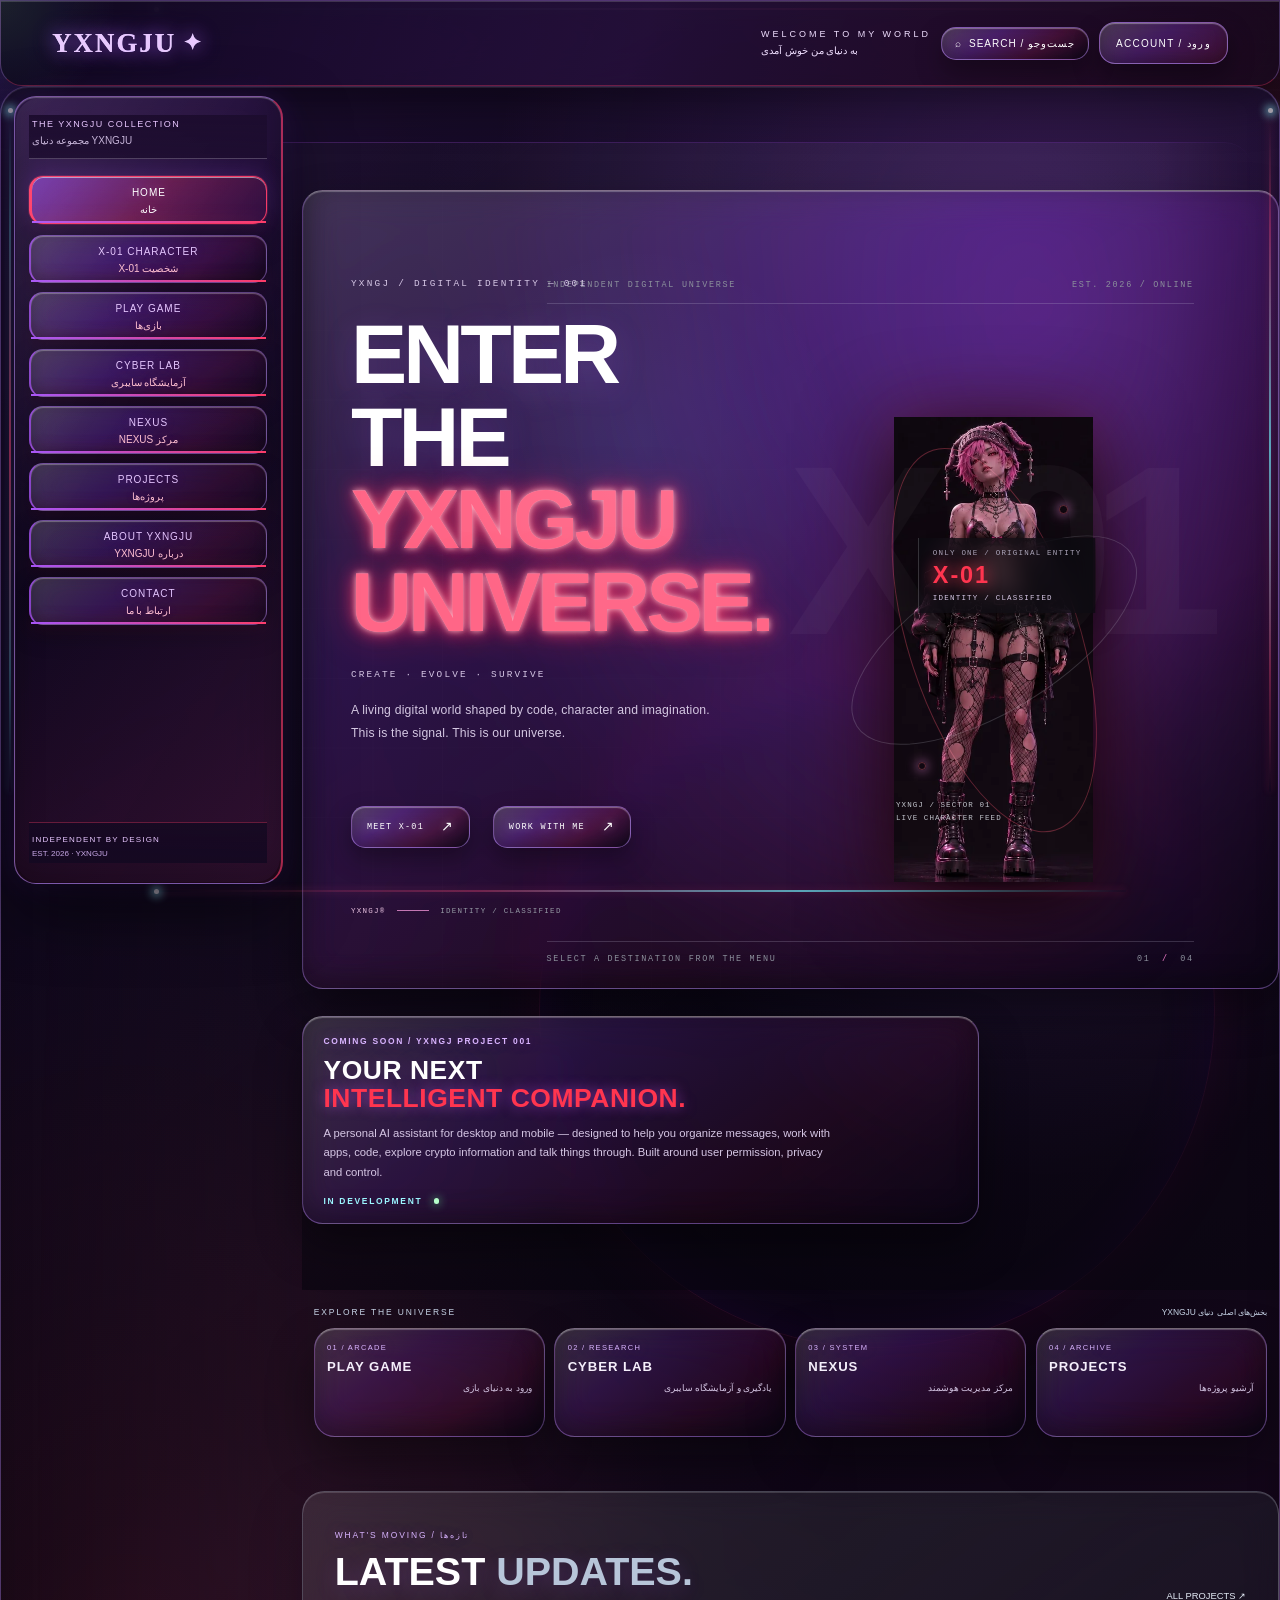
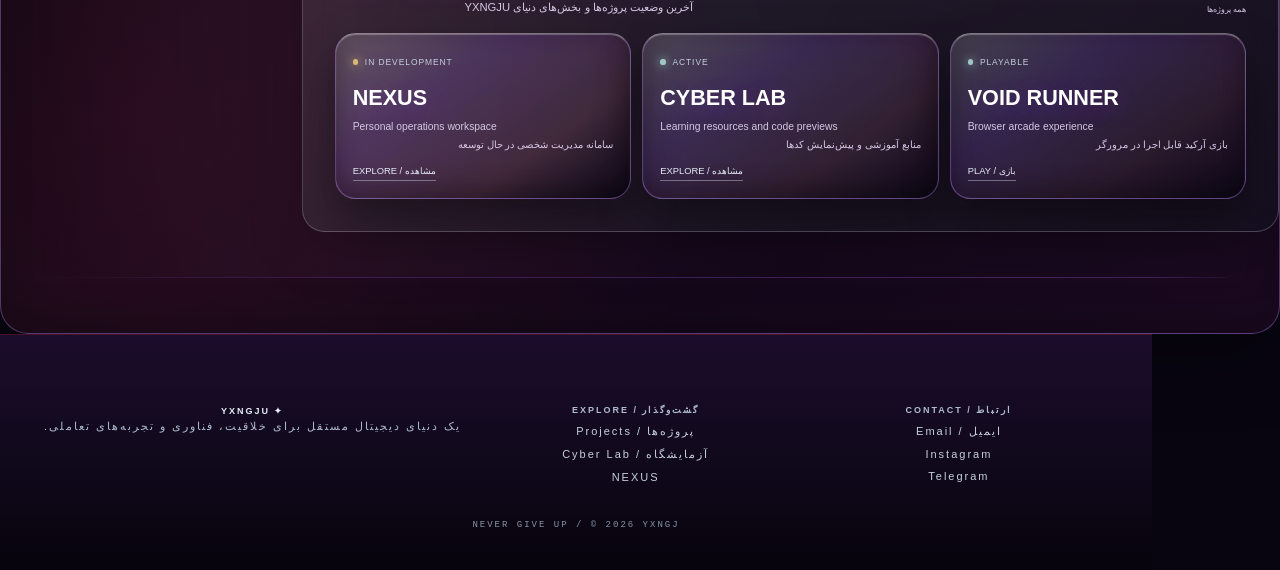
<file: index.html>
<!DOCTYPE html>
<html lang="en" class="yxngju-loading">
<head>
  <meta charset="UTF-8">
  <meta name="viewport" content="width=device-width, initial-scale=1.0">
  <meta name="theme-color" content="#08090d">
  <meta name="referrer" content="strict-origin-when-cross-origin">
  <meta http-equiv="Content-Security-Policy" content="default-src 'self'; script-src 'self' 'unsafe-inline'; style-src 'self' 'unsafe-inline'; img-src 'self' data: blob:; font-src 'self' data:; connect-src 'none'; object-src 'none'; base-uri 'self'; form-action 'self'; upgrade-insecure-requests">
  <meta http-equiv="Permissions-Policy" content="camera=(), microphone=(), geolocation=()">
  <meta name="description" content="YXNGJU — personal portfolio of YXNGJ featuring web design, development experiments, digital projects and cybersecurity learning.">
  <meta name="robots" content="index,follow,max-image-preview:large">
  <link rel="canonical" href="https://yxngju.github.io/yxngju-site/">
  <meta property="og:type" content="website">
  <meta property="og:title" content="YXNGJU — Enter My World">
  <meta property="og:description" content="Explore the web design portfolio, development projects and digital experiments by YXNGJ.">
  <meta property="og:url" content="https://yxngju.github.io/yxngju-site/">
  <meta property="og:image" content="https://yxngju.github.io/yxngju-site/entity-character.webp">
  <meta name="twitter:card" content="summary_large_image">

  <title>YXNGJU — Enter My World</title>
  <link rel="stylesheet" href="style.css">
  <link rel="stylesheet" href="v60-performance.css">
<link rel="stylesheet" href="v57-theme.css">
<link rel="stylesheet" href="yxngju-v59-visual-upgrade.css">
<link rel="stylesheet" href="v60-classic-glass-fix.css">
</head>
<body>
  <div class="ambient ambient-one"></div><div class="ambient ambient-two"></div>
  <header class="header">
    <a href="#home" class="logo" aria-label="YXNGJU home">YXNGJU<span>✦</span></a>
    <div class="header-right"><div class="header-label">WELCOME TO MY WORLD<br><span lang="fa" dir="rtl">به دنیای من خوش آمدی</span></div><button class="yx-search-trigger" type="button" aria-haspopup="dialog" aria-controls="yxSearch">⌕ <span>SEARCH / جست‌وجو</span></button><a class="auth-open" href="account.html"><span>ACCOUNT / ورود</span></a><button class="menu-toggle" type="button" aria-label="Open navigation" aria-expanded="false">☰</button></div>
  </header>

  <nav class="side-menu" aria-label="Main navigation" tabindex="0">
    <div class="menu-heading"><span>THE YXNGJU COLLECTION</span><small>مجموعه دنیای YXNGJU</small></div>
    <a href="#home" class="active"><span>HOME</span><small lang="fa" dir="rtl">خانه</small></a>
    <a href="#characters"><span>X-01 CHARACTER</span><small lang="fa" dir="rtl">شخصیت X-01</small></a>
    <a href="#play-game"><span>PLAY GAME</span><small lang="fa" dir="rtl">بازی‌ها</small></a>
    <a href="#cyber-lab"><span>CYBER LAB</span><small lang="fa" dir="rtl">آزمایشگاه سایبری</small></a>
    <a href="#nexus"><span>NEXUS</span><small lang="fa" dir="rtl">مرکز NEXUS</small></a>
    <a href="#projects"><span>PROJECTS</span><small lang="fa" dir="rtl">پروژه‌ها</small></a>
    <a href="#info"><span>ABOUT YXNGJU</span><small lang="fa" dir="rtl">درباره YXNGJU</small></a>
    <a href="#contact"><span>CONTACT</span><small lang="fa" dir="rtl">ارتباط با ما</small></a>
    <div class="menu-foot"><span>INDEPENDENT BY DESIGN</span><small>EST. 2026 · YXNGJU</small></div>
  </nav>
  <div class="menu-backdrop"></div>

  <main>
    <section class="page home active-page" id="home" aria-label="Home">
      <div class="home-hero home-editorial-hero">
        <div class="home-hero-topline"><span>INDEPENDENT DIGITAL UNIVERSE</span><span>EST. 2026 / ONLINE</span></div>
        <div class="home-hero-copy">
          <p class="small-title">YXNGJ / DIGITAL IDENTITY — 001</p>
          <h1 class="jp-neon-message">ENTER THE<br><span>YXNGJU UNIVERSE.</span></h1>
          <p class="home-editorial-lead">CREATE · EVOLVE · SURVIVE</p>
          <p class="home-editorial-description">A living digital world shaped by code, character and imagination. This is the signal. This is our universe.</p>
          <div class="home-hero-actions">
            <a href="#characters" class="enter-button" data-page-link="characters">MEET X-01 <span>↗</span></a>
            <a href="#contact" class="enter-button" data-page-link="contact">WORK WITH ME <span>↗</span></a>
          </div>
          <div class="home-hero-signature"><span>YXNGJ®</span><i></i><span>IDENTITY / CLASSIFIED</span></div>
        </div>
        <div class="home-hero-character x01-live" aria-label="X-01 featured character">
          <div class="home-character-orbit orbit-a"></div><div class="home-character-orbit orbit-b"></div>
          <div class="home-character-crosshair crosshair-a"></div><div class="home-character-crosshair crosshair-b"></div>
          <div class="home-character-glow"></div>
          <img decoding="async" class="x01-pose-image" src="entity-character.webp" alt="X-01, the YXNGJ signature character" fetchpriority="high">
          <div class="home-character-tag"><span>ONLY ONE / ORIGINAL ENTITY</span><strong>X-01</strong><small>IDENTITY / CLASSIFIED</small></div>
          <div class="home-character-coordinate">YXNGJ / SECTOR 01<br>LIVE CHARACTER FEED</div>
        </div>
      <div class="home-hero-bottomline"><span>SELECT A DESTINATION FROM THE MENU</span><span>01 <i>/</i> 04</span></div>
      </div>
      <div class="home-project-strip"><div class="home-project-teaser">
            <span class="project-kicker">COMING SOON / YXNGJ PROJECT 001</span>
            <h2>YOUR NEXT<br><em>INTELLIGENT COMPANION.</em></h2>
            <p>A personal AI assistant for desktop and mobile — designed to help you organize messages, work with apps, code, explore crypto information and talk things through. Built around user permission, privacy and control.</p>
            <span class="project-status">IN DEVELOPMENT <i></i></span>
          </div></div>
      <section class="home-destinations" aria-label="Explore YXNGJU / بخش‌های اصلی">
        <div class="destination-heading"><span>EXPLORE THE UNIVERSE</span><b lang="fa" dir="rtl">بخش‌های اصلی دنیای YXNGJU</b></div>
        <div class="destination-grid">
          <a href="#play-game" data-page-link="play-game"><span>01 / ARCADE</span><b>PLAY GAME</b><small lang="fa" dir="rtl">ورود به دنیای بازی</small></a>
          <a href="#cyber-lab" data-page-link="cyber-lab"><span>02 / RESEARCH</span><b>CYBER LAB</b><small lang="fa" dir="rtl">یادگیری و آزمایشگاه سایبری</small></a>
          <a href="#nexus" data-page-link="nexus"><span>03 / SYSTEM</span><b>NEXUS</b><small lang="fa" dir="rtl">مرکز مدیریت هوشمند</small></a>
          <a href="#projects" data-page-link="projects"><span>04 / ARCHIVE</span><b>PROJECTS</b><small lang="fa" dir="rtl">آرشیو پروژه‌ها</small></a>
        </div>
      </section>
      <section class="yx-latest" aria-labelledby="latestTitle">
        <div class="yx-section-head"><div><span>WHAT'S MOVING / تازه‌ها</span><h2 id="latestTitle">LATEST <em>UPDATES.</em></h2><p lang="fa" dir="rtl">آخرین وضعیت پروژه‌ها و بخش‌های دنیای YXNGJU</p></div><a href="#projects" data-page-link="projects">ALL PROJECTS ↗ <small lang="fa" dir="rtl">همه پروژه‌ها</small></a></div>
        <div class="yx-latest-grid">
          <article class="yx-update-card"><span class="yx-status-dot">IN DEVELOPMENT</span><h3>NEXUS</h3><p>Personal operations workspace</p><p lang="fa" dir="rtl">سامانه مدیریت شخصی در حال توسعه</p><a href="#nexus" data-page-link="nexus">EXPLORE / مشاهده</a></article>
          <article class="yx-update-card"><span class="yx-status-dot is-active">ACTIVE</span><h3>CYBER LAB</h3><p>Learning resources and code previews</p><p lang="fa" dir="rtl">منابع آموزشی و پیش‌نمایش کدها</p><a href="#cyber-lab" data-page-link="cyber-lab">EXPLORE / مشاهده</a></article>
          <article class="yx-update-card"><span class="yx-status-dot is-active">PLAYABLE</span><h3>VOID RUNNER</h3><p>Browser arcade experience</p><p lang="fa" dir="rtl">بازی آرکید قابل اجرا در مرورگر</p><a href="game/index.html">PLAY / بازی</a></article>
        </div>
      </section></div>
    </section>

    <section class="page character-room" id="characters" aria-label="Character room">
      <div class="entity-heading"><p class="small-title">YXNGJ INTELLIGENCE DIVISION / 001</p><h1><span>X-01</span> CHARACTER</h1><p class="fa-copy page-fa-title" lang="fa" dir="rtl">شخصیت اصلی دنیای YXNGJU</p><p class="entity-subtitle">A NEW INTELLIGENCE IS TAKING SHAPE</p><p class="xai-intro">XAI is a planned 3D AI character being created to talk with you, understand requests and help carry out useful tasks. The goal is a natural, interactive companion with a distinct personality — built step by step.</p></div>
      <div class="entity-layout">
        <div class="entity-stage">
          <div class="entity-grid" aria-hidden="true"></div><div class="entity-crosshair" aria-hidden="true"></div>
          <div class="entity-figure-wrap" aria-label="The approved X-01 character reference"><img decoding="async" loading="lazy" class="entity-figure" src="entity-character.webp" alt="X-01 character, pink-haired cyberpunk girl in dark streetwear"><div class="entity-aura"></div></div><canvas id="entityCanvas" aria-hidden="true"></canvas>
          <div class="entity-scanline" aria-hidden="true"></div>
          <div class="entity-readout entity-readout-left"><span>FORM</span><b>UNDEFINED</b><span>MATTER</span><b>PARTICLE / 01</b><span>SYNC</span><b id="entitySync">98.4%</b></div>
          <div class="entity-readout entity-readout-right"><span>SUBJECT</span><b>X-01</b><span>STATUS</span><b class="entity-status"><i></i> OBSERVING</b></div>
          <div class="entity-caption">AI ENTITY // APPROACHING</div>
        </div>
        <aside class="entity-info">
          <div class="entity-class"> <span class="entity-dot"></span> CLASSIFIED PRESENCE</div>
          <h2>A SIGNAL<br><em>IS APPROACHING.</em></h2>
          <p>An artificial intelligence presence, reconstructed from light and fragmented data. She is getting closer. Her identity remains unknown.</p>
          <div class="entity-meter"><div><span>ENERGY SIGNATURE</span><b id="entityEnergy">72.8%</b></div><i><span id="entityEnergyBar"></span></i></div>
          <div class="entity-wave"><span></span><span></span><span></span><span></span><span></span><span></span><span></span><span></span><span></span><span></span><span></span><span></span><span></span><span></span><span></span><span></span><span></span><span></span><span></span><span></span></div>
          <div class="entity-foot"><span>UNKNOWN ENTITY — X-01</span><span>yxngj / 2026</span></div>
        </aside>
      </div>
      <div class="entity-view-gallery" aria-label="X-01 character reference views">
        <div class="entity-view-heading"><span>SUBJECT REFERENCE / X-01</span><span>FOUR ANGLES · ARCHIVED</span></div>
        <div class="entity-selected-view" aria-live="polite"><img decoding="async" loading="lazy" id="entitySelectedImage" src="entity-front.webp" alt="X-01 selected front view"><div class="entity-selected-meta"><span id="entitySelectedLabel">01 / FRONT</span><small>SELECTED SUBJECT ANGLE</small></div></div>
        <div class="entity-view-grid">
          <button class="entity-view-choice active" type="button" data-view-src="entity-front.webp" data-view-label="01 / FRONT"><img decoding="async" loading="lazy" src="entity-front.webp" alt="X-01 front view"><span>01 / FRONT</span></button>
          <button class="entity-view-choice" type="button" data-view-src="entity-left-profile.webp" data-view-label="02 / LEFT PROFILE"><img decoding="async" loading="lazy" src="entity-left-profile.webp" alt="X-01 left-facing profile"><span>02 / LEFT PROFILE</span></button>
          <button class="entity-view-choice" type="button" data-view-src="entity-back.webp" data-view-label="03 / BACK VIEW"><img decoding="async" loading="lazy" src="entity-back.webp" alt="X-01 back view"><span>03 / BACK</span></button>
          <button class="entity-view-choice" type="button" data-view-src="entity-three-quarter.webp" data-view-label="04 / THREE-QUARTER"><img decoding="async" loading="lazy" src="entity-three-quarter.webp" alt="X-01 three-quarter view"><span>04 / THREE-QUARTER</span></button>
        </div>
      </div>
      <p class="entity-hint">MOVE CLOSER // THE ENTITY RESPONDS TO YOUR PRESENCE <span>✦</span></p>
    </section>


    <section class="page cyber-lab-page" id="cyber-lab" aria-label="Cyber Lab">
      <div class="cyber-heading"><div><p class="small-title">yxngj // RESEARCH DIVISION 04</p><h1>CYBER <span>LAB</span></h1><p class="page-lead">A quiet corner of the network. Explore code, inspect examples, learn.</p><p class="fa-copy page-fa-title" lang="fa" dir="rtl">فضایی برای یادگیری برنامه‌نویسی، مفاهیم شبکه و امنیت سایبری.</p></div><div class="cyber-heading-actions"><div class="cyber-status"><i></i> CODE SHOWCASE READY <span>OFFLINE MODE</span></div><button class="cyber-library-jump" id="jumpToCodeLibrary" type="button">CODE LIBRARY <b>↓</b></button></div></div>
      <div class="cyber-room-grid">
        <aside class="cyber-side-panel">
          <div class="cyber-panel-title">LAB DIRECTORY <span>01—03</span></div>
          <button class="cyber-tool active" data-lab-tab="terminal" type="button"><b>⌘</b><span>CONSOLE<small>Visual command simulator</small></span><i>↗</i></button>
          <button class="cyber-tool" data-lab-tab="editor" type="button"><b>&lt;/&gt;</b><span>CODE EDITOR<small>Write and preview code</small></span><i>↗</i></button>
          <button class="cyber-tool" data-lab-tab="network" type="button"><b>⌁</b><span>LAB STATUS<small>Offline environment</small></span><i>↗</i></button>
          <div class="cyber-side-note"><span class="cyber-pulse"></span><div>ENVIRONMENT<small>OFFLINE SHOWCASE · NO PYTHON CONNECTION</small></div></div>
        </aside>
        <div class="cyber-workspace">
          <div class="cyber-workspace-top"><div class="cyber-window-dots"><i></i><i></i><i></i></div><span id="cyberWindowTitle">CONSOLE — yxngj</span><span class="cyber-window-state" id="cyberConnectionState">● OFFLINE / SAFE</span></div>
          <div class="cyber-computer-scene" id="cyberComputer" role="button" tabindex="0" aria-label="Open the code editor">
            <div class="cyber-orbit orbit-a"></div><div class="cyber-orbit orbit-b"></div>
            <div class="cyber-monitor"><div class="cyber-monitor-top"><span>yxngj // NODE 01</span><span>OFFLINE SESSION</span></div><div class="cyber-monitor-screen"><div class="cyber-screen-lines"><span class="crt-prompt">operator@yxngj:~$ <b>open code-library</b></span><pre id="cyberScreenCode" class="cyber-screen-code">// YXNGJ CODE SHOWCASE
// Select a code sample below.
// It will appear in this editor.

const status = "READY";
console.log(status);
&gt; _</pre><span class="dim">CRT DISPLAY // CODE PREVIEW</span></div><div class="cyber-screen-graph"><i></i><i></i><i></i><i></i><i></i><i></i><i></i><i></i><i></i><i></i><i></i><i></i></div></div><div class="cyber-monitor-brand">YXNGJ <small>PERSONAL CODE STATION</small></div></div>
            <div class="cyber-monitor-stand"></div><div class="cyber-keyboard"></div><div class="cyber-click-hint"><span>＋</span> OPEN CODE EDITOR · SELECT A SAMPLE BELOW</div>
          </div>
          <div class="cyber-tabs"><button class="active" data-lab-tab="terminal" type="button">CONSOLE</button><button data-lab-tab="editor" type="button">CODE EDITOR</button><button data-lab-tab="network" type="button">STATUS</button><span>LOCAL ONLY · NO PYTHON</span></div>
          <div class="cyber-panels">
            <div class="cyber-panel active" data-lab-panel="terminal">
              <div class="cyber-terminal-head"><span>operator@yxngj:~</span><span id="terminalModeLabel">VISUAL COMMAND SIMULATOR</span></div>
              <div class="cyber-terminal-output" id="cyberOutput" aria-live="polite"><p class="term-muted">YXNGJ CYBER LAB // OFFLINE MODE</p><p>This is a visual command simulator. Choose a code sample from the library to load it into the computer.</p><p class="term-green">[✓] No local Python, file-system or network bridge is connected.</p></div>
              <form class="cyber-command-form" id="cyberCommandForm"><label for="cyberCommand">operator@yxngj:~$</label><input id="cyberCommand" autocomplete="off" spellcheck="false" placeholder="type help or list..." aria-label="Enter a simulated command"><button type="submit" aria-label="Run simulated command">ENTER ↗</button></form>
            </div>
            <div class="cyber-panel cyber-ide-panel" data-lab-panel="editor">
              <div class="cyber-ide-toolbar"><div class="cyber-editor-head"><span>● &nbsp;<b id="activeFileName">sample.py</b> <small id="editorModeStatus">OFFLINE CODE EDITOR</small></span><div class="cyber-editor-actions"><button id="savePythonFile" type="button">SAVE DRAFT</button><button id="copyCodeSample" type="button">COPY CODE</button></div></div></div>
              <div class="cyber-ide-layout"><aside class="cyber-explorer"><div class="cyber-explorer-title">CODE FILES</div><div class="cyber-workspace-name">⌄ YXNGJ_LIBRARY</div><button class="cyber-file active" data-file="sample.py" type="button">&lt;/&gt; &nbsp;sample.py</button><button class="cyber-file" data-file="draft.py" type="button">✎ &nbsp;draft.py</button><div class="cyber-explorer-foot">BROWSER-ONLY DRAFTS</div></aside>
                <div class="cyber-code-area"><div class="cyber-file-tab"><span>&lt;/&gt; &nbsp;<b id="editorTabName">sample.py</b></span><span>●</span></div><div class="cyber-code-wrap"><div class="cyber-line-numbers" id="codeLineNumbers">1<br>2<br>3<br>4<br>5</div><textarea class="cyber-code-input" id="pythonCode" spellcheck="false" autocapitalize="off" autocomplete="off" aria-label="Offline code editor" wrap="off">// YXNGJ CODE SHOWCASE
// Select a code sample below to load it here.

const status = "READY";
console.log(status);</textarea></div></div>
              </div><div class="cyber-editor-result" id="pythonDemoResult">OFFLINE EDITOR — write, edit, copy or save a draft in this browser. Code is not executed.</div><div class="cyber-ide-statusbar"><span>◉ OFFLINE</span><span>UTF-8</span><span>Spaces: 4</span><span id="ideCursorStatus">Ln 1, Col 1</span><span>yxngj CODE SHOWCASE</span></div>
            </div>
            <div class="cyber-panel" data-lab-panel="network"><div class="cyber-network-grid"><div><span>PYTHON BRIDGE</span><b class="network-green">DISCONNECTED</b></div><div><span>CODE EXECUTION</span><b>DISABLED</b></div><div><span>FILE ACCESS</span><b>DISABLED</b></div><div><span>MODE</span><b class="network-green">OFFLINE</b></div></div><p class="cyber-network-note" id="networkBridgeNote">Cyber Lab runs entirely in the browser. It does not connect to Python, your computer's file system, or external network services.</p></div>
          </div>
        </div>
      </div>
      <section class="cyber-code-library" id="cyberCodeLibrary" aria-label="Cyber code library">
        <div class="cyber-library-heading"><div><p class="small-title">yxngj // SNIPPET ARCHIVE</p><h2>CODE <span>LIBRARY</span></h2><p>Choose a sample. It will load into the computer's code editor.</p></div><button class="cyber-library-top" id="backToCyberTop" type="button">BACK TO COMPUTER ↑</button></div>
        <div class="cyber-learning-card" id="cyberSampleGuide" aria-live="polite" dir="rtl">
          <strong id="cyberGuideTitle">این کد چه کاری انجام می‌دهد؟</strong>
          <p id="cyberGuidePurpose">یک نمونه را انتخاب کن تا کاربرد واقعی، روش اجرا و نکته امنیتی آن را ببینی.</p>
          <div class="cyber-guide-meta"><span><b>کاربرد:</b> <i id="cyberGuideUse">—</i></span><span><b>اجرا:</b> <i id="cyberGuideRun">—</i></span><span><b>نکته:</b> <i id="cyberGuideSafety">—</i></span></div>
        </div>
        <div class="cyber-library-grid" id="cyberLibraryGrid">
          <button class="cyber-sample-card active" type="button" data-sample="hello"><span class="cyber-sample-index">01 / PYTHON</span><b>HELLO YXNGJ</b><small>A first Python script with clean terminal output.</small><i>OPEN SAMPLE ↗</i></button>
          <button class="cyber-sample-card" type="button" data-sample="hash"><span class="cyber-sample-index">02 / PYTHON</span><b>FILE HASH DEMO</b><small>Calculate a SHA-256 hash from a sample text.</small><i>OPEN SAMPLE ↗</i></button>
          <button class="cyber-sample-card" type="button" data-sample="password"><span class="cyber-sample-index">03 / PYTHON</span><b>PASSWORD CHECK</b><small>A simple local password-strength teaching example.</small><i>OPEN SAMPLE ↗</i></button>
          <button class="cyber-sample-card" type="button" data-sample="ports"><span class="cyber-sample-index">04 / PYTHON</span><b>PORT CONCEPTS</b><small>Learn common network ports using a static lookup.</small><i>OPEN SAMPLE ↗</i></button>
          <button class="cyber-sample-card" type="button" data-sample="js"><span class="cyber-sample-index">05 / JAVASCRIPT</span><b>LIVE STATUS UI</b><small>A tiny browser interface status example.</small><i>OPEN SAMPLE ↗</i></button>
          <button class="cyber-sample-card" type="button" data-sample="base64"><span class="cyber-sample-index">06 / PYTHON</span><b>TEXT ENCODING</b><small>تبدیل متن به Base64 و برگرداندن آن؛ رمزنگاری نیست.</small><i>OPEN SAMPLE ↗</i></button>
          <button class="cyber-sample-card" type="button" data-sample="filehash"><span class="cyber-sample-index">07 / PYTHON</span><b>REAL FILE SHA-256</b><small>محاسبه هش واقعی فایل برای بررسی تغییرکردن آن.</small><i>OPEN SAMPLE ↗</i></button>
          <button class="cyber-sample-card" type="button" data-sample="generator"><span class="cyber-sample-index">08 / PYTHON</span><b>SECURE PASSWORD</b><small>ساخت گذرواژه تصادفی با مولد امن پایتون.</small><i>OPEN SAMPLE ↗</i></button>
          <button class="cyber-sample-card" type="button" data-sample="localhost"><span class="cyber-sample-index">09 / PYTHON</span><b>LOCAL PORT CHECK</b><small>بررسی چند پورت مشخص روی کامپیوتر خودت.</small><i>OPEN SAMPLE ↗</i></button>
          <button class="cyber-sample-card" type="button" data-sample="headers"><span class="cyber-sample-index">10 / PYTHON</span><b>WEB SECURITY HEADERS</b><small>بررسی هدرهای امنیتی وب‌سایت خودت.</small><i>OPEN SAMPLE ↗</i></button>
        </div>
      </section>
      <p class="cyber-footnote"><span>yxngj SECURITY RESEARCH</span><span>LEARN ETHICALLY // BUILD RESPONSIBLY</span></p>
    </section>


    <section class="page content-page info-page" id="info" aria-label="About YXNGJ / درباره YXNGJ">
      <div class="yx-about-art-hero" aria-label="YXNGJU visual identity">
        <img class="yx-about-art-main" src="about-yxngju-identity.webp" alt="YXNGJU dark red and violet digital identity artwork" loading="eager" decoding="async">
        <div class="yx-about-art-side"><img src="about-x01-red-anime.webp" alt="Red monochrome anime-inspired digital artwork" loading="lazy" decoding="async"><span>IDENTITY / 01</span></div>
        <div class="yx-about-art-caption"><span>YXNGJU // INDEPENDENT CREATOR</span><b>IDEAS FIRST.<br>CREATION WITHOUT LIMITS.</b><small>DESIGN · CODE · DIGITAL WORLDS</small></div>
      </div>
      <p class="small-title">yxngj // CREATOR PROFILE · پروفایل سازنده</p>
      <h1>ABOUT <span>YXNGJ</span></h1>
      <p class="page-lead">Cybersecurity · Web Design · Digital Experiences</p>
      <div class="info-bilingual-intro">
        <p class="info-language-label">ENGLISH</p>
        <p>I'm <strong>YXNGJ</strong> — a cybersecurity enthusiast and digital creator focused on website design, web security and interactive experiences. I explore how digital systems work, how to protect them, and how thoughtful design can make technology feel clear and alive.</p>
        <p class="info-language-label info-fa-label" lang="fa" dir="rtl">فارسی</p>
        <p class="info-fa-copy" lang="fa" dir="rtl">من YXNGJ هستم؛ در زمینه امنیت سایبری، طراحی وب‌سایت و امنیت وب فعالیت می‌کنم. به ساخت تجربه‌های دیجیتال تعاملی، بررسی امنیت سیستم‌ها و ترکیب طراحی بصری با فناوری علاقه‌مندم. این وب‌سایت فضایی برای نمایش پروژه‌ها، آزمایش‌ها و کارهای من است.</p>
      </div>
      <div class="info-grid">
        <article class="info-card">
          <span class="info-index">01 / WHAT I DO · زمینه فعالیت</span>
          <h2>CYBERSECURITY &amp; WEB</h2>
          <p>Cybersecurity research, website design, web security and digital experiments.</p>
          <p class="info-fa-copy" lang="fa" dir="rtl">پژوهش و یادگیری امنیت سایبری، طراحی وب‌سایت، امنیت وب و اجرای ایده‌های دیجیتال.</p>
        </article>
        <article class="info-card">
          <span class="info-index">02 / THIS SPACE · این وب‌سایت</span>
          <h2>MY WORK. MY UNIVERSE.</h2>
          <p>This is my personal portfolio and experimental space. I share selected projects, visual work, interfaces and things I'm building or exploring.</p>
          <p class="info-fa-copy" lang="fa" dir="rtl">اینجا پورتفولیوی شخصی من است؛ جایی برای انتشار پروژه‌ها، طراحی‌ها، رابط‌های کاربری و تجربه‌هایی که می‌سازم یا بررسی می‌کنم.</p>
        </article>
        <article class="info-card info-social">
          <span class="info-index">03 / FIND YXNGJ · راه ارتباطی</span>
          <h2>LET'S CONNECT.</h2>
          <p>For collaborations, questions or project inquiries, reach out:</p>
          <p class="info-fa-copy" lang="fa" dir="rtl">برای همکاری، پرسش یا صحبت درباره پروژه‌ها از راه‌های زیر پیام بده:</p>
          <a href="https://www.instagram.com/yxngju?knvt=MTVxanZoeGowOTRtbg%3D%3D&amp;utm_source=qr" target="_blank" rel="noopener noreferrer"><b>INSTAGRAM</b><span>@yxngj ↗</span></a>
          <a href="https://t.me/yxngju" target="_blank" rel="noopener noreferrer"><b>TELEGRAM</b><span>t.me/yxngj ↗</span></a>
        </article>
      </div>
      <div class="info-signature">yxngj <span>—</span> CYBERSECURITY / DESIGN / DIGITAL WORLDS</div>
      <section class="yx-site-guide" aria-labelledby="siteGuideTitle">
        <div class="page-eyebrow">VISITOR GUIDE / راهنمای سایت</div>
        <h2 id="siteGuideTitle">FIND YOUR WAY <em>AROUND.</em></h2>
        <p class="fa-copy" lang="fa" dir="rtl">راهنمای کوتاه برای پیدا کردن بخش‌های مختلف سایت و استفاده از امکانات آن.</p>
        <div class="yx-guide-grid">
          <article><b>01 · EXPLORE / گشت‌وگذار</b><p>Use the side menu to move between X-01, Play Game, Cyber Lab, NEXUS, Projects and Contact.</p><p lang="fa" dir="rtl">از منوی کناری برای رفتن به بخش شخصیت، بازی‌ها، آزمایشگاه، نکسوس، پروژه‌ها و ارتباط استفاده کن.</p></article>
          <article><b>02 · SEARCH / جست‌وجو</b><p>Open Search in the top bar to find pages, projects and available experiences by keyword.</p><p lang="fa" dir="rtl">از جست‌وجوی بالای سایت برای پیدا کردن صفحه‌ها، پروژه‌ها و تجربه‌های موجود با کلمه کلیدی استفاده کن.</p></article>
          <article><b>03 · PROJECTS / پروژه‌ها</b><p>Open Projects to search the archive or filter by software, learning, games and digital identity.</p><p lang="fa" dir="rtl">در آرشیو پروژه‌ها می‌توانی جست‌وجو کنی یا پروژه‌ها را بر اساس دسته‌بندی جدا کنی.</p></article>
          <article><b>04 · GAMES / بازی‌ها</b><p>Choose Play Game, open an experience and follow the controls shown inside the game.</p><p lang="fa" dir="rtl">برای بازی وارد بخش بازی‌ها شو، تجربه موردنظر را باز کن و راهنمای کنترل داخل بازی را دنبال کن.</p></article>
          <article><b>05 · CYBER LAB / آزمایشگاه</b><p>Explore lessons and code examples. The current console is a visual simulator and does not execute real commands or code.</p><p lang="fa" dir="rtl">نمونه‌کدها و آموزش‌ها را بررسی کن. کنسول فعلی فقط شبیه‌ساز بصری است و فرمان یا کد واقعی اجرا نمی‌کند.</p></article>
          <article><b>06 · ACCOUNT & DOWNLOADS / حساب و دانلود</b><p>Account access is a UI preview until Supabase authentication is configured. Do not treat the current account page as active sign-in.</p><p lang="fa" dir="rtl">صفحه حساب تا زمان اتصال و پیکربندی Supabase فقط پیش‌نمایش است؛ ورود واقعی هنوز فعال نیست.</p></article>
        </div>
      </section>
    </section>

    <section class="page glass-page" id="play-game" aria-label="Play Game / بازی‌ها">
      <div class="page-eyebrow">YXNGJU ARCADE / 02 · دنیای بازی</div>
      <h1>ENTER THE <em>GAME WORLD.</em></h1>
      <p class="page-lead">Explore interactive experiences built inside the YXNGJU universe.</p>
      <p class="page-lead fa-lead" lang="fa" dir="rtl">به دنیای بازی‌های YXNGJU وارد شو؛ تجربه‌های تعاملی و جهان‌هایی که در حال توسعه هستند.</p>
      <div class="glass-feature game-feature">
        <img src="game-room-art.webp" alt="Artwork for the YXNGJU game world" loading="lazy" decoding="async">
        <div><span class="glass-kicker">01 / AVAILABLE EXPERIENCE · تجربه آماده</span><h2>VOID RUNNER</h2><p>A browser arcade challenge. Pilot your ship, avoid hostile units and survive as long as you can.</p><p class="fa-copy" lang="fa" dir="rtl">یک بازی آرکید تحت مرورگر؛ سفینه‌ات را هدایت کن، از دشمن‌ها دوری کن و تا جایی که می‌توانی زنده بمان.</p><a class="chrome-button" href="game/index.html">LAUNCH GAME ↗ <small lang="fa" dir="rtl">اجرای بازی</small></a></div>
      </div>
      <div class="glass-note"><b>MORE WORLDS IN DEVELOPMENT</b><span lang="fa" dir="rtl">جهان‌های بیشتری در دست ساخت هستند.</span></div>
    </section>

    <section class="page glass-page" id="nexus" aria-label="NEXUS">
      <div class="page-eyebrow">YXNGJU SYSTEMS / 04 · سامانه‌های YXNGJU</div>
      <h1>ONE SPACE. <em>FULL CONTROL.</em></h1>
      <p class="page-lead">NEXUS is a personal operations workspace for planning, projects, finance and intelligent tools.</p>
      <p class="page-lead fa-lead" lang="fa" dir="rtl">NEXUS یک فضای یکپارچه برای برنامه‌ریزی، مدیریت پروژه‌ها، امور مالی و ابزارهای هوشمند است.</p>
      <div class="nexus-grid">
        <article class="glass-card"><span>01 / DAILY PLANNER</span><h2>PLAN YOUR DAY</h2><p>Tasks, goals, habits and reminders.</p><p class="fa-copy" lang="fa" dir="rtl">مدیریت کارها، هدف‌ها، عادت‌ها و یادآورها.</p></article>
        <article class="glass-card"><span>02 / PROJECT CONTROL</span><h2>BUILD & TRACK</h2><p>Keep projects, milestones and progress in one place.</p><p class="fa-copy" lang="fa" dir="rtl">پروژه‌ها، مراحل و میزان پیشرفت را یک‌جا مدیریت کن.</p></article>
        <article class="glass-card"><span>03 / FINANCE</span><h2>KNOW YOUR NUMBERS</h2><p>Track income, expenses and financial reports.</p><p class="fa-copy" lang="fa" dir="rtl">درآمد، هزینه‌ها و گزارش‌های مالی را دنبال کن.</p></article>
        <article class="glass-card"><span>04 / AI ASSISTANT</span><h2>THINK WITH NEXUS</h2><p>Connect supported AI tools with clear permissions.</p><p class="fa-copy" lang="fa" dir="rtl">اتصال ابزارهای هوش مصنوعی با دسترسی‌های شفاف.</p></article>
      </div>
      <div class="glass-note"><b>STATUS / IN DEVELOPMENT</b><span lang="fa" dir="rtl">وضعیت: در حال توسعه</span></div>
    </section>

    <section class="page glass-page" id="projects" aria-label="Projects / پروژه‌ها">
      <div class="page-eyebrow">THE PROJECT ARCHIVE / 05 · آرشیو پروژه‌ها</div>
      <h1>MADE TO <em>EXIST.</em></h1>
      <p class="page-lead">A growing collection of digital products, interactive experiments and creative work.</p>
      <p class="page-lead fa-lead" lang="fa" dir="rtl">مجموعه‌ای در حال گسترش از محصولات دیجیتال، تجربه‌های تعاملی و کارهای خلاقانه.</p>
      <div class="yx-archive-tools">
        <label class="yx-archive-search"><span>⌕</span><input id="projectSearch" type="search" placeholder="Search projects / جست‌وجوی پروژه‌ها" aria-label="Search projects"></label>
        <div class="yx-filter-row" role="group" aria-label="Project categories">
          <button class="yx-filter active" type="button" data-project-filter="all">ALL / همه</button>
          <button class="yx-filter" type="button" data-project-filter="software">SOFTWARE / نرم‌افزار</button>
          <button class="yx-filter" type="button" data-project-filter="learning">LEARNING / آموزشی</button>
          <button class="yx-filter" type="button" data-project-filter="game">GAMES / بازی</button>
          <button class="yx-filter" type="button" data-project-filter="identity">IDENTITY / هویت</button>
        </div>
        <p class="yx-results-count" id="projectCount" aria-live="polite">4 PROJECTS / ۴ پروژه</p>
      </div>
      <div class="project-grid" id="projectGrid">
        <article class="glass-card project-card" data-category="software" data-search="nexus software planning finance assistant"><span>01 / SOFTWARE · IN DEVELOPMENT</span><h2>NEXUS</h2><p>A personal operations system connecting planning, projects, finance and intelligent tools.</p><p class="fa-copy" lang="fa" dir="rtl">سامانه مدیریت شخصی برای برنامه‌ریزی، پروژه‌ها، امور مالی و ابزارهای هوشمند.</p><a href="#nexus" data-page-link="nexus">VIEW PROJECT ↗ <small lang="fa" dir="rtl">مشاهده پروژه</small></a></article>
        <article class="glass-card project-card" data-category="learning" data-search="cyber lab cybersecurity code education learning"><span>02 / EDUCATION · ACTIVE</span><h2>CYBER LAB</h2><p>A learning space for code samples and cybersecurity concepts. It is a visual simulator, not a live code execution environment.</p><p class="fa-copy" lang="fa" dir="rtl">فضای آموزشی برای نمونه‌کدها و مفاهیم امنیت سایبری؛ محیط فعلی شبیه‌ساز بصری است و کد را اجرا نمی‌کند.</p><a href="#cyber-lab" data-page-link="cyber-lab">EXPLORE LAB ↗ <small lang="fa" dir="rtl">ورود به آزمایشگاه</small></a></article>
        <article class="glass-card project-card" data-category="game" data-search="void runner game arcade spaceship"><span>03 / INTERACTIVE · ACTIVE</span><h2>VOID RUNNER</h2><p>A browser-based arcade game set in the YXNGJU universe.</p><p class="fa-copy" lang="fa" dir="rtl">بازی آرکید مرورگری در دنیای YXNGJU.</p><a href="game/index.html">PLAY NOW ↗ <small lang="fa" dir="rtl">شروع بازی</small></a></article>
        <article class="glass-card project-card" data-category="identity" data-search="x01 character identity art"><span>04 / DIGITAL IDENTITY · ACTIVE</span><h2>X-01</h2><p>The signature character and visual identity of this digital universe.</p><p class="fa-copy" lang="fa" dir="rtl">شخصیت اصلی و هویت بصری این دنیای دیجیتال.</p><a href="#characters" data-page-link="characters">MEET X-01 ↗ <small lang="fa" dir="rtl">مشاهده شخصیت</small></a></article>
      </div>
    </section>

    <section class="page glass-page" id="contact" aria-label="Contact / ارتباط">
      <div class="page-eyebrow">OPEN CHANNEL / 07 · راه‌های ارتباطی</div>
      <h1>LET'S <em>CONNECT.</em></h1>
      <p class="page-lead">Have an idea, a question or a project in mind? Get in touch.</p>
      <p class="page-lead fa-lead" lang="fa" dir="rtl">ایده‌ای داری، سؤالی هست یا می‌خواهی درباره یک پروژه صحبت کنیم؟ از راه‌های زیر پیام بده.</p>
      <div class="yx-contact-art-hero">
        <img src="about-x01-red-anime.webp" alt="Red digital artwork" loading="lazy" decoding="async">
        <div class="yx-contact-art-copy"><span>OPEN CHANNEL / YXNGJU</span><b>LET'S BUILD<br>SOMETHING DISTINCT.</b><small lang="fa" dir="rtl">برای همکاری و گفت‌وگو از راه‌های زیر با من در ارتباط باش.</small></div>
      </div>
      <div class="contact-grid">
        <a class="glass-card contact-card" href="mailto:Benyaminabadi7@gmail.com"><span>EMAIL / ایمیل</span><b>Benyaminabadi7@gmail.com</b><i>OPEN MAIL ↗</i></a>
        <a class="glass-card contact-card" href="https://www.instagram.com/yxngju/" target="_blank" rel="noopener noreferrer"><span>INSTAGRAM / اینستاگرام</span><b>@yxngju</b><i>OPEN PROFILE ↗</i></a>
        <a class="glass-card contact-card" href="https://t.me/yxngju" target="_blank" rel="noopener noreferrer"><span>TELEGRAM / تلگرام</span><b>t.me/yxngju</b><i>OPEN CHANNEL ↗</i></a>
      </div>
    </section>

  </main>

  <footer class="yx-jp-footer">
    <div class="yx-footer-main"><div><b class="yx-footer-brand">YXNGJU ✦</b><p lang="fa" dir="rtl">یک دنیای دیجیتال مستقل برای خلاقیت، فناوری و تجربه‌های تعاملی.</p></div>
      <div><b>EXPLORE / گشت‌وگذار</b><a href="#projects" data-page-link="projects">Projects / پروژه‌ها</a><a href="#cyber-lab" data-page-link="cyber-lab">Cyber Lab / آزمایشگاه</a><a href="#nexus" data-page-link="nexus">NEXUS</a></div>
      <div><b>CONTACT / ارتباط</b><a href="mailto:Benyaminabadi7@gmail.com">Email / ایمیل</a><a href="https://www.instagram.com/yxngju/" target="_blank" rel="noopener noreferrer">Instagram</a><a href="https://t.me/yxngju" target="_blank" rel="noopener noreferrer">Telegram</a></div>
    </div><small>NEVER GIVE UP / © 2026 YXNGJ</small>
  </footer>
  <section class="yx-search-dialog" id="yxSearch" role="dialog" aria-modal="true" aria-labelledby="yxSearchTitle" aria-hidden="true">
    <div class="yx-search-backdrop" data-search-close></div><div class="yx-search-panel">
      <div class="yx-search-head"><div><span>YXNGJU INDEX</span><h2 id="yxSearchTitle">SEARCH THE <em>UNIVERSE.</em></h2></div><button type="button" data-search-close aria-label="Close search">×</button></div>
      <label class="yx-global-search"><span>⌕</span><input id="yxGlobalSearchInput" type="search" placeholder="Search pages, projects, games... / جست‌وجو" autocomplete="off"></label>
      <div class="yx-search-results" id="yxSearchResults" aria-live="polite"><p>Start typing to search / برای جست‌وجو تایپ کن</p></div>
    </div>
  </section>
  <script src="navigation.js" defer></script>
  <script src="site-features.js" defer></script>
  <script src="entity.js" defer></script>
  <script src="cyberlab.js" defer></script>
<script src="yxngj-effects.js" defer></script>
<script src="x01-motion.js" defer></script>  <script src="performance.js" defer></script>
</body>
</html>
</file>
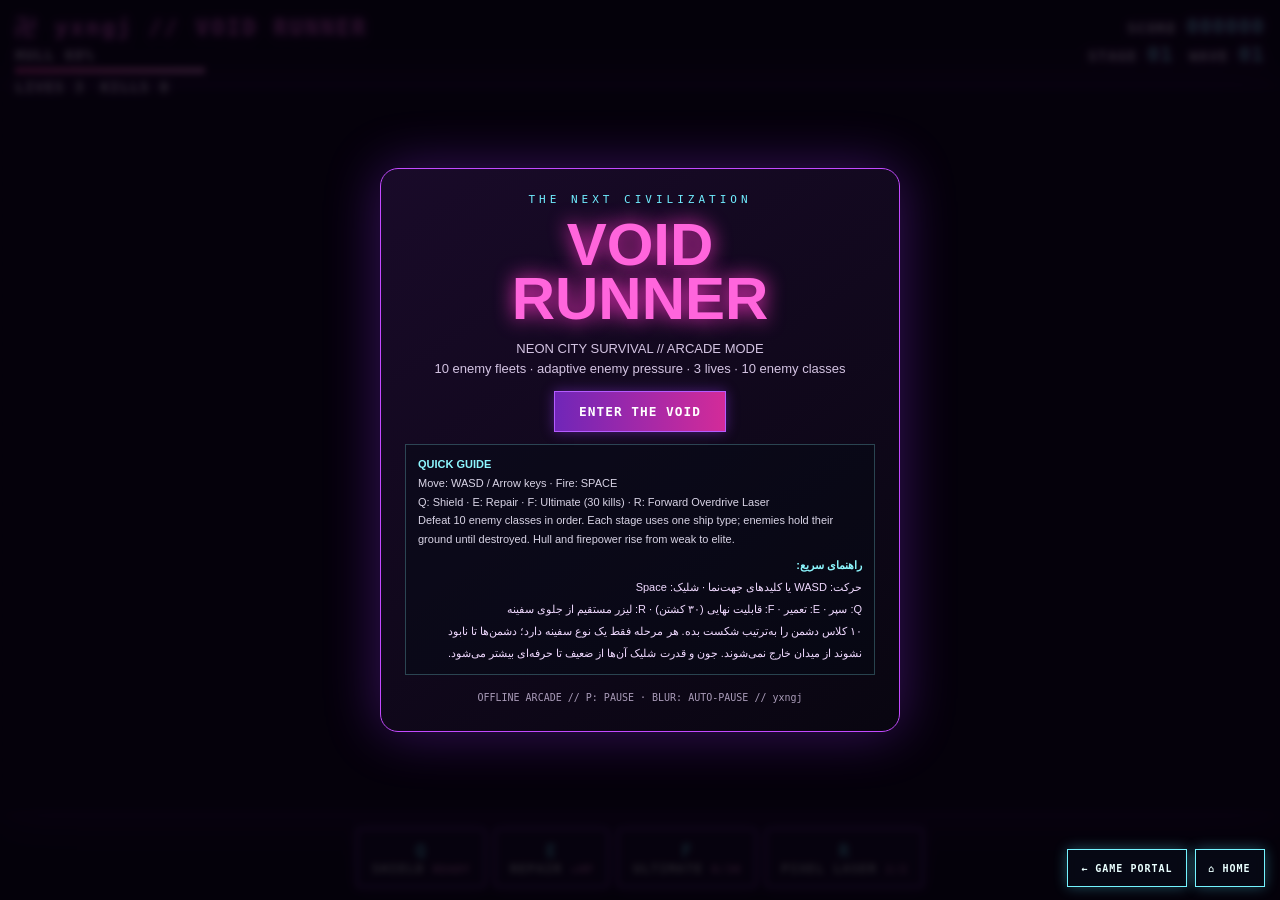
<file: game/index.html>
<!doctype html>
<html lang="en" class="yxngju-loading"><head><meta charset="utf-8"><meta name="viewport" content="width=device-width,initial-scale=1,viewport-fit=cover"><meta http-equiv="Content-Security-Policy" content="default-src 'self'; script-src 'self' 'unsafe-inline'; style-src 'self' 'unsafe-inline'; img-src 'self' data: blob:; font-src 'self' data:; connect-src 'none'; object-src 'none'; base-uri 'self'; form-action 'self'; upgrade-insecure-requests"><meta name="theme-color" content="#090313"><meta name="description" content="VOID RUNNER — a neon arcade survival game by YXNGJ. Play in your browser."><meta name="color-scheme" content="dark"><title>YXNGJ // VOID RUNNER — Neon Survival Arcade</title>
<style>
:root{--pink:#ff42d0;--violet:#a45cff;--cyan:#64eaff}*{box-sizing:border-box}html,body{margin:0;width:100%;height:100%;overflow:hidden;background:#05020b;color:#fff;font-family:Arial,sans-serif;touch-action:none}#stage{position:fixed;inset:0;display:grid;place-items:center;background:#05020b}#game{display:block;width:min(100vw,177.7778vh);height:min(100vh,56.25vw);max-width:100vw;max-height:100vh;image-rendering:pixelated;touch-action:none;background:#080412;box-shadow:0 0 50px #8d25d455}#hud{position:fixed;left:1.2%;right:1.2%;top:1.5%;display:flex;justify-content:space-between;align-items:flex-start;pointer-events:none;text-shadow:0 0 10px #dc45ff;font: bold clamp(9px,1.15vw,15px) monospace;letter-spacing:1px}.brand{font-size:clamp(12px,1.7vw,21px);letter-spacing:3px;color:#ff65dc}.stat{margin-top:4px}.bar{height:7px;width:clamp(90px,19vw,190px);border:1px solid #ff59d9;background:#160a20;margin-top:4px}.fill{height:100%;background:linear-gradient(90deg,#ff3a9f,#ff9ce6);width:100%}.right{text-align:right}.right strong{color:#78f7ff;font-size:clamp(12px,1.6vw,20px)}#skills{position:fixed;left:50%;bottom:1.5%;transform:translateX(-50%);display:flex;gap:clamp(4px,.8vw,10px);z-index:3}button{font: bold clamp(9px,1vw,13px) monospace;letter-spacing:1px;color:#fff;background:#160a28eF;border:1px solid #b45cff;padding:clamp(5px,.8vw,10px) clamp(8px,1.1vw,14px);box-shadow:0 0 12px #a23cff66;touch-action:manipulation}button:disabled{opacity:.35}button{cursor:pointer;transition:transform .14s,border-color .14s,box-shadow .14s}button:hover{transform:translateY(-2px);border-color:#fff;box-shadow:0 0 18px #d34bff99}button:focus-visible{outline:2px solid #8df7ff;outline-offset:3px}button b{display:block;color:var(--cyan);font-size:clamp(12px,1.4vw,18px)}button small{color:#ff8fe0}#controls{position:fixed;inset:auto 1.8% 2%;display:none;justify-content:space-between;align-items:end;pointer-events:none;z-index:4}.pad{display:grid;grid-template-columns:42px 42px 42px;grid-template-rows:38px 38px;gap:3px;pointer-events:auto}.pad button{padding:0;font-size:17px;background:#170d2dcc}.pad [data-dir=up]{grid-column:2}.pad [data-dir=left]{grid-column:1;grid-row:2}.pad [data-dir=down]{grid-column:2;grid-row:2}.pad [data-dir=right]{grid-column:3;grid-row:2}#fire{width:68px;height:68px;border-radius:50%;border-color:#ff59d6;background:#4a0c39dd;font-size:11px;pointer-events:auto}#overlay{position:fixed;inset:0;z-index:8;display:grid;place-items:center;background:#05020bdc;backdrop-filter:blur(3px)}.panel{width:min(520px,90vw);padding:24px;text-align:center;border:1px solid #c34aff;background:linear-gradient(145deg,#1b0b2cee,#090611f5);box-shadow:0 0 55px #9c36ff55}.panel h1{white-space:pre-line;font-size:clamp(34px,7vw,60px);line-height:.9;margin:12px 0;color:#ff65dc;text-shadow:0 0 20px #ff35c8}.panel p{white-space:pre-line;color:#d4c4e3;line-height:1.5;font-size:13px}.game-guide{margin:12px auto 0;padding:10px 12px;max-height:28vh;overflow:auto;text-align:left;border:1px solid rgba(141,247,255,.25);background:rgba(4,10,20,.42);font:11px/1.7 Arial,Tahoma,sans-serif;color:#d9d4e6}.game-guide strong{color:#8df7ff}.game-guide .fa{display:block;margin-top:5px;text-align:right;font-family:Vazirmatn,Tahoma,sans-serif;line-height:2;color:#f0d9ff}.panel{max-height:94vh;overflow:auto;border-radius:18px;backdrop-filter:blur(14px)}.panel button{padding:12px 24px;background:linear-gradient(90deg,#7026b8,#d32b99)}.hint{font:10px/1.8 monospace;color:#a99bb8;margin-top:14px}#toast{position:fixed;top:18%;left:50%;transform:translateX(-50%);z-index:5;color:#fff;font:bold clamp(14px,2.5vw,25px) monospace;letter-spacing:3px;text-shadow:0 0 16px #ff38ce;opacity:0;pointer-events:none;white-space:nowrap}#pause-indicator{display:none;position:fixed;inset:0;z-index:7;place-items:center;background:#05020b99;color:#8df7ff;font:bold clamp(30px,8vw,72px) monospace;letter-spacing:.18em;text-shadow:0 0 28px #8df7ff}#rotate{display:none;position:fixed;inset:0;background:#090313;z-index:10;place-items:center;text-align:center;font: bold 17px monospace;color:#ff8ce4;padding:25px}
@media (pointer:coarse) and (orientation:landscape){#controls{display:flex}}
@media (pointer:coarse) and (orientation:portrait){#rotate{display:grid}#hud,#skills,#controls{display:none}}
 
#return-nav{position:fixed;right:1.2%;bottom:1.4%;z-index:20;display:flex;gap:8px;pointer-events:auto}
#return-nav a{display:inline-flex;align-items:center;justify-content:center;min-height:38px;padding:0 13px;border:1px solid #74f4ff;background:rgba(7,9,22,.9);color:#eaffff;text-decoration:none;font:bold 10px monospace;letter-spacing:1px;box-shadow:0 0 14px #58eaff55;backdrop-filter:blur(6px)}
#return-nav a:hover{background:#12313a;box-shadow:0 0 22px #58eaff99}
@media(max-width:600px){#return-nav{right:8px;bottom:8px;gap:5px}#return-nav a{padding:0 8px;font-size:9px;min-height:34px}}
</style></head><body>
<nav id="return-nav" aria-label="Game navigation"><a href="../games/index.html">← GAME PORTAL</a><a href="../index.html#home">⌂ HOME</a></nav>
<div id="stage"><canvas id="game" width="960" height="540" role="img" aria-label="VOID RUNNER game area">VOID RUNNER requires canvas support. Move with WASD or arrow keys and fire with Space.</canvas></div>
<div id="hud"><div><div class="brand">卍 yxngj // VOID RUNNER</div><div class="stat">HULL <span id="hpnum">68</span>%</div><div class="bar"><div id="hpbar" class="fill"></div></div><div class="stat">LIVES <span id="lives">3</span>　KILLS <span id="kills">0</span></div></div><div class="right">SCORE <strong id="score">000000</strong><div class="stat">STAGE <strong id="level">01</strong>　WAVE <strong id="wave">01</strong></div></div></div>
<div id="skills"><button id="q"><b>Q</b>SHIELD <small id="qv">READY</small></button><button id="e"><b>E</b>REPAIR <small>+HP</small></button><button id="f"><b>F</b>ULTIMATE <small id="fv">0/30</small></button><button id="r"><b>R</b>PIXEL LASER <small id="rv">2/2</small></button></div>
<div id="controls"><div class="pad"><button data-dir="up">▲</button><button data-dir="left">◀</button><button data-dir="down">▼</button><button data-dir="right">▶</button></div><button id="fire">FIRE</button></div>
<div id="toast"></div><div id="pause-indicator" aria-live="polite">PAUSED</div><div id="rotate">yxngj // TURN YOUR PHONE SIDEWAYS<br><br>برای اجرای بازی، گوشی را افقی بگیر.</div>
<div id="overlay"><div class="panel"><div style="font:11px monospace;letter-spacing:4px;color:#70edff">THE NEXT CIVILIZATION</div><h1 id="title">VOID<br>RUNNER</h1><p id="message">NEON CITY SURVIVAL // ARCADE MODE<br>10 enemy fleets · adaptive enemy pressure · 3 lives · 10 enemy classes</p><button id="start">ENTER THE VOID</button><div class="game-guide"><strong>QUICK GUIDE</strong><br>Move: WASD / Arrow keys · Fire: SPACE<br>Q: Shield · E: Repair · F: Ultimate (30 kills) · R: Forward Overdrive Laser<br>Defeat 10 enemy classes in order. Each stage uses one ship type; enemies hold their ground until destroyed. Hull and firepower rise from weak to elite.<span class="fa" lang="fa" dir="rtl"><strong>راهنمای سریع:</strong><br>حرکت: WASD یا کلیدهای جهت‌نما · شلیک: Space<br>Q: سپر · E: تعمیر · F: قابلیت نهایی (۳۰ کشتن) · R: لیزر مستقیم از جلوی سفینه<br>۱۰ کلاس دشمن را به‌ترتیب شکست بده. هر مرحله فقط یک نوع سفینه دارد؛ دشمن‌ها تا نابود نشوند از میدان خارج نمی‌شوند. جون و قدرت شلیک آن‌ها از ضعیف تا حرفه‌ای بیشتر می‌شود.</span></div><div class="hint">OFFLINE ARCADE // P: PAUSE · BLUR: AUTO-PAUSE // yxngj</div></div></div>
<script>
(()=>{'use strict';
const backgroundImage=new Image();backgroundImage.src="yxngj_anime_background.webp";const playerSprite=new Image();playerSprite.src="player_ship_coelinho.webp";const enemySprites=Array.from({length:10},(_,i)=>{const im=new Image();im.src=`enemy-ships/enemy-${i}.webp`;return im});
const c=document.getElementById('game'),x=c.getContext('2d'),$=id=>document.getElementById(id),W=960,H=540,rand=(a,b)=>a+Math.random()*(b-a),clamp=(v,a,b)=>Math.max(a,Math.min(b,v));
const palette=[['#ff4b9b','#9cff62'],['#e9b45b','#72dfff'],['#35d6c7','#ff69bd'],['#ff525e','#65caff'],['#62ffdd','#ff9b39'],['#438dff','#ff577d'],['#ad62ff','#64efff'],['#ff9b38','#fff27a'],['#a9c9e9','#ff343e'],['#91bb45','#ffb45c'],['#a64cff','#ff4bd8']];
let stageKills=0,stageQuota=12,stageSpawned=0,stageDone=false;let state='menu',keys={},touch={},ship=null,enemies=[],bullets=[],enemyBullets=[],particles=[],pickups=[],stars=[],score=0,kills=0,level=1,wave=0,lives=3,spawn=1.5,fireCD=0,damageCD=0,shield=0,shieldCooldown=0,respawnShield=0,ultimate=false,laserCharges=2,repairCharges=3,paused=false,laserActive=0,laserFlash=0,explosions=[],gameTime=0,last=performance.now(),toastTime=0,shake=0,menuRendered=false;
for(let i=0;i<130;i++)stars.push({x:rand(0,W),y:rand(0,H),v:rand(8,28),s:Math.random()<.8?1:2});
function toast(t){$('toast').textContent=t;$('toast').style.opacity=1;toastTime=1.8}
function hud(){$('hpnum').textContent=ship?Math.ceil(ship.hp/68*100):0;$('hpbar').style.width=(ship?ship.hp/68*100:0)+'%';$('lives').textContent=lives;$('kills').textContent=kills;$('score').textContent=String(score).padStart(7,'0');$('level').textContent=String(level).padStart(2,'0');$('wave').textContent=String(wave+1).padStart(2,'0');$('qv').textContent=shield>0?Math.ceil(shield)+'s':shieldCooldown>0?Math.ceil(shieldCooldown)+'s':'READY';$('q').disabled=shieldCooldown>0||shield>0;$('fv').textContent=ultimate?'READY':Math.min(30,kills)+'/30';$('f').disabled=!ultimate;$('rv').textContent=laserCharges+'/2';$('e').querySelector('small').textContent='+'+repairCharges; $('e').disabled=repairCharges<=0||!ship||ship.hp>=68;$('r').disabled=laserCharges<=0||state!=='play'}
function reset(){if(!backgroundImage.complete)backgroundImage.decode().catch(()=>{});score=0;kills=0;level=1;wave=0;lives=3;stageKills=0;stageQuota=12;stageSpawned=0;stageDone=false;spawn=1.2;fireCD=0;damageCD=0;shield=0;shieldCooldown=0;respawnShield=0;ultimate=false;laserCharges=2;repairCharges=3;paused=false;$('pause-indicator').style.display='none';laserActive=0;laserFlash=0;explosions=[];gameTime=0;enemies=[];bullets=[];enemyBullets=[];particles=[];pickups=[];ship={x:135,y:270,hp:68,speed:205};render();hud()}
async function fullscreen(){try{if(!document.fullscreenElement)await document.documentElement.requestFullscreen();if(screen.orientation&&screen.orientation.lock)await screen.orientation.lock('landscape').catch(()=>{})}catch(e){}}
$('start').onclick=()=>{reset();state='play';$('overlay').style.display='none';fullscreen();toast('STAGE 01 // SURVIVE')};$('q').onclick=activateShield;$('e').onclick=repair;$('f').onclick=ultimateBlast;$('r').onclick=pixelLaser;
addEventListener('keydown',e=>{let k=e.key.toLowerCase();keys[k]=true;if(k==='p'&&state==='play'){paused=!paused;$('pause-indicator').style.display=paused?'grid':'none';toast(paused?'PAUSED':'RESUME');}if(k==='q')activateShield();if(k==='e')repair();if(k==='f')ultimateBlast();if(k==='r'&&!e.repeat)pixelLaser();if(k===' '||k.startsWith('arrow'))e.preventDefault()});addEventListener('keyup',e=>keys[e.key.toLowerCase()]=false);addEventListener('blur',()=>{keys={};touch={};if(state==='play'&&!paused){paused=true;$('pause-indicator').style.display='grid'}});document.addEventListener('visibilitychange',()=>{if(document.hidden&&state==='play'){paused=true;$('pause-indicator').style.display='grid'}});
document.querySelectorAll('[data-dir]').forEach(b=>{let d=b.dataset.dir;b.addEventListener('pointerdown',e=>{e.preventDefault();touch[d]=true});['pointerup','pointercancel','pointerleave'].forEach(n=>b.addEventListener(n,()=>touch[d]=false))});$('fire').addEventListener('pointerdown',e=>{e.preventDefault();touch.fire=true});['pointerup','pointercancel','pointerleave'].forEach(n=>$('fire').addEventListener(n,()=>touch.fire=false));
function activateShield(){if(state!=='play'||shieldCooldown>0||shield>0)return;shield=4.5;shieldCooldown=22;toast('Q // SHIELD ONLINE · 4.5 SEC');hud()}
function repair(){if(state!=='play'||repairCharges<=0||ship.hp>=68)return;repairCharges--;const before=ship.hp;ship.hp=Math.min(68,ship.hp+18);const restored=Math.max(0,Math.ceil(ship.hp-before));toast('HULL REPAIRED +'+restored+' // '+repairCharges+' LEFT');hud()}
function ultimateBlast(){if(state!=='play'||!ultimate)return;ultimate=false;enemyBullets=[];for(const e of enemies){burst(e.x,e.y,palette[e.type][0],18);score+=100;stageKills++;kills++}enemies=[];shake=12;burst(ship.x,ship.y,'#ff39c8',100);toast('VOID BREAKER // ALL HOSTILES ERASED');hud()}
function pixelLaser(){
 if(state!=='play'||laserCharges<=0||laserActive>0)return;
 laserCharges--;laserActive=.52;laserFlash=.52;enemyBullets=[];
 // A forward-facing beam only destroys enemies actually caught in its firing lane.
 let hit=0;
 for(const e of enemies){
  if(e.x>ship.x+38 && Math.abs(e.y-ship.y)<Math.max(30,e.r+13)){
   e.hp=0;kill(e);burst(e.x,e.y,'#a9fbff',34);hit++;
  }
 }
 enemies=enemies.filter(e=>e.hp>0);
 shake=hit?9:3;toast(hit?'OVERDRIVE LASER // '+hit+' TARGETS DESTROYED':'OVERDRIVE LASER // BEAM FIRED');hud()
}
function burst(px,py,color,n=14){
 explosions.push({x:px,y:py,r:4,max:rand(28,48),t:.32,color});
 for(let i=0;i<n;i++){let a=rand(0,Math.PI*2),v=rand(45,230);particles.push({x:px,y:py,vx:Math.cos(a)*v,vy:Math.sin(a)*v,t:rand(.28,.9),max:.9,color,s:Math.random()<.65?3:5})}
 for(let i=0;i<Math.ceil(n*.35);i++){let a=rand(0,Math.PI*2),v=rand(20,110);particles.push({x:px,y:py,vx:Math.cos(a)*v,vy:Math.sin(a)*v,t:rand(.18,.42),max:.42,color:'#fff4c2',s:2})}
}
function shoot(){if(fireCD>0)return;fireCD=.19;bullets.push({x:ship.x+58,y:ship.y-13,vx:560},{x:ship.x+58,y:ship.y+13,vx:560})}
function spawnGroup(){
 if(stageDone||stageSpawned>=stageQuota)return;
 const type=level-1; // exactly one enemy class per stage
 const count=Math.min(3,stageQuota-stageSpawned,enemies.length<3?3-enemies.length:0);
 for(let i=0;i<count;i++){
  const hp=2+level*2;
  enemies.push({x:1000+i*82,targetX:rand(650,825),y:rand(90,450),r:level>=8?27:22,hp,max:hp,type,v:48+level*7,phase:rand(0,6),cd:rand(2.8,4.2)-Math.min(.8,level*.05),age:0});
  stageSpawned++;
 }
 wave=Math.floor(stageSpawned/3);
}
function kill(e){kills++;stageKills++;score+=120+level*35;burst(e.x,e.y,palette[e.type][0],22);if(Math.random()<.025)pickups.push({x:e.x,y:e.y});if(kills>=30)ultimate=true;if(stageKills>=stageQuota&&enemies.length<=1){stageDone=true}hud()}
function hitPlayer(amount){if(shield>0||respawnShield>0||damageCD>0)return;ship.hp-=amount;damageCD=.55;shake=5;burst(ship.x,ship.y,'#ff397f',10);if(ship.hp<=0){lives--;if(lives>0){ship.hp=48;ship.x=480;ship.y=455;respawnShield=2.4;damageCD=1.2;enemyBullets=[];toast('REBOOT // 30 SEC INVULNERABILITY')}else{state='over';$('title').textContent='GAME\nOVER';$('message').textContent='FINAL SCORE: '+String(score)+'\nHOSTILE FLEET DEFEATED YOU';$('start').textContent='PLAY AGAIN';$('overlay').style.display='grid'}}hud()}
function enemyFire(e){if(shield>0||respawnShield>0)return;let dx=(ship.x-e.x),dy=(ship.y-e.y),len=Math.hypot(dx,dy)||1;enemyBullets.push({x:e.x-14,y:e.y,vx:dx/len*(115+level*3),vy:dy/len*(115+level*3),r:4})}
function update(dt){if(state!=='play'||paused)return;gameTime+=dt;fireCD-=dt;damageCD-=dt;shield=Math.max(0,shield-dt);shieldCooldown=Math.max(0,shieldCooldown-dt);respawnShield=Math.max(0,respawnShield-dt);laserActive=Math.max(0,laserActive-dt);laserFlash=Math.max(0,laserFlash-dt);toastTime-=dt;if(toastTime<=0)$('toast').style.opacity=0;let dx=(keys.a||keys.arrowleft||touch.left?-1:0)+(keys.d||keys.arrowright||touch.right?1:0),dy=(keys.w||keys.arrowup||touch.up?-1:0)+(keys.s||keys.arrowdown||touch.down?1:0),m=Math.hypot(dx,dy)||1;ship.x=clamp(ship.x+dx/m*ship.speed*dt,55,300);ship.y=clamp(ship.y+dy/m*ship.speed*dt,65,475);if(keys[' ']||touch.fire)shoot();
spawn-=dt;if(spawn<=0&&stageSpawned<stageQuota&&enemies.length<3){spawnGroup();spawn=2.2}
for(const e of enemies){e.age+=dt;e.x=Math.max(e.targetX,e.x-e.v*dt);e.y+=Math.sin(e.age*1.55+e.phase)*48*dt;e.cd-=dt;if(e.cd<=0){enemyFire(e);e.cd=(e.type===8||e.type===9||e.type===10)?Math.max(1.35,2.15-level*.045):Math.max(1.8,2.9+Math.random()*.8-level*.055)}if(Math.hypot(e.x-ship.x,e.y-ship.y)<e.r+24){e.hp=0;kill(e);hitPlayer(15)}}
for(const b of bullets){b.x+=b.vx*dt;for(const e of enemies){if(e.hp>0&&Math.hypot(b.x-e.x,b.y-e.y)<e.r+7){e.hp-=1;b.x=1100;if(e.hp<=0)kill(e);break}}}bullets=bullets.filter(b=>b.x<1010);enemies=enemies.filter(e=>e.hp>0);
for(const b of enemyBullets){b.x+=b.vx*dt;b.y+=b.vy*dt;if(Math.hypot(b.x-ship.x,b.y-ship.y)<b.r+15){b.x=-100;hitPlayer(11)}}enemyBullets=enemyBullets.filter(b=>b.y>-20&&b.y<560&&b.x>-30&&b.x<990);
for(const p of pickups){p.x-=75*dt;if(Math.hypot(p.x-ship.x,p.y-ship.y)<23){ship.hp=Math.min(68,ship.hp+24);p.y=600;toast('REPAIR CELL // HULL RESTORED');hud()}}pickups=pickups.filter(p=>p.x>-30);
for(const p of particles){p.x+=p.vx*dt;p.y+=p.vy*dt;p.vx*=.985;p.vy*=.985;p.t-=dt}particles=particles.filter(p=>p.t>0);for(const z of explosions){z.r+=(z.max-z.r)*Math.min(1,dt*12);z.t-=dt}explosions=explosions.filter(z=>z.t>0);if(stageSpawned>=stageQuota&&enemies.length===0){if(level<10){level++;stageKills=0;stageSpawned=0;stageDone=false;wave=0;ultimate=false;spawn=2.5;toast('STAGE '+String(level).padStart(2,'0')+' // NEW ENEMY CLASS')}else{state='victory';$('title').textContent='VOID\nCONQUERED';$('message').textContent='ALL 10 ENEMY CLASSES DEFEATED\nFINAL SCORE: '+String(score);$('start').textContent='PLAY AGAIN';$('overlay').style.display='grid'}}hud()}
function polygon(points,fill,stroke='#b9a6c9'){x.beginPath();x.moveTo(points[0][0],points[0][1]);for(let i=1;i<points.length;i++)x.lineTo(points[i][0],points[i][1]);x.closePath();x.fillStyle=fill;x.fill();x.strokeStyle=stroke;x.lineWidth=2;x.stroke()}
function drawCity(){
  // Exact supplied anime-city reference image; no newly invented backdrop.
  x.fillStyle='#07030f';x.fillRect(0,0,W,H);
  if(backgroundImage.complete && backgroundImage.naturalWidth){
    const iw=backgroundImage.naturalWidth, ih=backgroundImage.naturalHeight;
    const scale=Math.max(W/iw,H/ih);
    const sw=W/scale, sh=H/scale;
    // Very subtle camera drift keeps the scene alive without distracting from play.
    const driftX=Math.sin(gameTime*.12)*Math.min(10,sw*.012);
    const driftY=Math.cos(gameTime*.10)*Math.min(6,sh*.008);
    const sx=clamp((iw-sw)/2+driftX,0,Math.max(0,iw-sw));
    const sy=clamp((ih-sh)/2+driftY,0,Math.max(0,ih-sh));
    x.drawImage(backgroundImage,sx,sy,sw,sh,0,0,W,H);
  }
  // Preserve the reference image's mood while ensuring ships and projectiles stay legible.
  x.fillStyle='#090014';x.globalAlpha=.18;x.fillRect(0,0,W,H);x.globalAlpha=1;
  // Fine CRT scanlines and a restrained purple edge glow.
  for(let yy=0;yy<H;yy+=4){x.fillStyle='#d4a5ff';x.globalAlpha=.045;x.fillRect(0,yy,W,1)}
  x.globalAlpha=1;
}
function drawPlayer(){
 x.save();x.translate(Math.round(ship.x),Math.round(ship.y));x.rotate(Math.PI/2);
 const flicker=respawnShield>0&&Math.floor(gameTime*12)%2===0;
 x.imageSmoothingEnabled=false;x.shadowColor='#8b9cff';x.shadowBlur=respawnShield>0?28:14;
 if(playerSprite.complete&&playerSprite.naturalWidth){
  const scale=.103,w=playerSprite.naturalWidth*scale,h=playerSprite.naturalHeight*scale;
  if(flicker)x.globalAlpha=.35;
  x.drawImage(playerSprite,-w/2,-h/2,w,h);
 }else{
  // Fallback silhouette if the pixel-art asset has not loaded yet.
  polygon([[-7,-34],[-17,-20],[-43,-4],[-53,18],[-49,34],[-37,29],[-25,18],[-15,22],[-8,31],[0,35],[8,31],[15,22],[25,18],[37,29],[49,34],[53,18],[43,-4],[17,-20],[7,-34]],'#10121c','#a7b4d8');
 }
 if(flicker)x.globalAlpha=1;
 x.restore()
}
function drawEnemy(e){
 let [a,b]=palette[e.type];x.save();x.translate(Math.round(e.x),Math.round(e.y));x.rotate(-Math.PI/2);x.imageSmoothingEnabled=false;x.shadowColor=a;x.shadowBlur=10;const sprite=enemySprites[e.type];if(sprite&&sprite.complete&&sprite.naturalWidth){const sc=(e.type>=7?.31:.34),w=sprite.naturalWidth*sc,h=sprite.naturalHeight*sc;x.drawImage(sprite,-w/2,-h/2,w,h);}else{polygon([[-5,-e.r],[-14,-e.r*.35],[-e.r,-2],[-e.r*.72,e.r*.65],[0,e.r],[e.r,-2],[14,-e.r*.35],[5,-e.r]],a,b)}x.restore();if(e.hp<e.max){x.fillStyle='#270b2c';x.fillRect(e.x-e.r,e.y-e.r-7,e.r*2,3);x.fillStyle=a;x.fillRect(e.x-e.r,e.y-e.r-7,e.r*2*e.hp/e.max,3)}return;
 if(e.type===10){
  // VOID STALKER: angular purple stealth drone with a bright magenta core.
  polygon([[-5,-size],[-15,-size*.45],[-size,-size*.05],[-size*.72,size*.55],[-24,size*.35],[-10,size*.58],[0,size],[10,size*.58],[24,size*.35],[size*.72,size*.55],[size,-size*.05],[15,-size*.45],[5,-size]],'#171020',a);
  polygon([[-7,-size*.6],[0,-size*.9],[7,-size*.6],[13,size*.35],[0,size*.62],[-13,size*.35]],'#3c1758',b);
  polygon([[-size*.72,-2],[-size*.38,-size*.25],[-size*.2,size*.36],[-size*.62,size*.48]],'#25123a','#c68aff');
  polygon([[size*.72,-2],[size*.38,-size*.25],[size*.2,size*.36],[size*.62,size*.48]],'#25123a','#c68aff');
  x.fillStyle='#ff4bd8';x.fillRect(-5,-7,10,13);x.fillStyle='#fff0ff';x.fillRect(-2,-4,4,6);
  x.fillStyle='#7ef6ff';x.fillRect(-size*.72,-size*.04,5,4);x.fillRect(size*.48,-size*.04,5,4);
  x.fillStyle='#ff8be8';x.fillRect(-2,size*.55,4,7);
  x.restore();
  if(e.hp<e.max){x.fillStyle='#270b2c';x.fillRect(e.x-e.r,e.y-e.r-7,e.r*2,3);x.fillStyle=a;x.fillRect(e.x-e.r,e.y-e.r-7,e.r*2*e.hp/e.max,3)}
  return;
 }
 polygon([[-5,-size],[-14,-size*.35],[-size,-2],[-size*.72,size*.65],[-15,size*.35],[-6,size*.55],[0,size],[6,size*.55],[15,size*.35],[size*.72,size*.65],[size,-2],[14,-size*.35],[5,-size]],'#191523',a);polygon([[-5,-size*.55],[0,-size*.8],[5,-size*.55],[9,size*.35],[0,size*.58],[-9,size*.35]],a,b);x.fillStyle=b;x.fillRect(-3,-3,6,7);
x.fillStyle='#0a0b14';x.fillRect(-size*.62,-size*.12,size*.28,size*.32);x.fillRect(size*.34,-size*.12,size*.28,size*.32);
x.fillStyle=b;x.fillRect(-size*.52,-size*.08,size*.12,size*.12);x.fillRect(size*.40,-size*.08,size*.12,size*.12);
x.fillStyle='#ffcf72';x.fillRect(-size*.18,size*.38,size*.12,4);x.fillRect(size*.06,size*.38,size*.12,4);
x.fillStyle='#fff0c8';x.fillRect(-2,-size*.35,4,3);if(e.type===8||e.type===9){x.strokeStyle='#ffe69b';x.lineWidth=2;x.strokeRect(-size-4,-size-4,size*2+8,size*2+8)}x.restore();if(e.hp<e.max){x.fillStyle='#270b2c';x.fillRect(e.x-e.r,e.y-e.r-7,e.r*2,3);x.fillStyle=a;x.fillRect(e.x-e.r,e.y-e.r-7,e.r*2*e.hp/e.max,3)}}
function render(){x.save();if(shake>0){x.translate(rand(-shake,shake),rand(-shake,shake));shake=Math.max(0,shake-.5)}drawCity();
if(laserFlash>0&&ship){
 const power=laserFlash/.52,beamX=ship.x+58;
 x.save();x.globalAlpha=Math.min(1,power*1.5);x.shadowColor='#78f7ff';x.shadowBlur=28;
 x.fillStyle='#5ceaff';x.fillRect(beamX,ship.y-13,W-beamX,26);
 x.fillStyle='#dfffff';x.fillRect(beamX,ship.y-5,W-beamX,10);
 x.fillStyle='#ffffff';for(let xx=beamX;xx<W;xx+=22)x.fillRect(xx,ship.y-17,8,34);
 x.strokeStyle='#a8fbff';x.lineWidth=2;x.beginPath();x.moveTo(beamX,ship.y-23);x.lineTo(W,ship.y-23);x.moveTo(beamX,ship.y+23);x.lineTo(W,ship.y+23);x.stroke();x.restore();
}
for(const b of bullets){x.fillStyle='#8af3ff';x.shadowColor='#62eaff';x.shadowBlur=12;x.fillRect(b.x-8,b.y-2,14,4)}for(const b of enemyBullets){x.fillStyle='#ff477e';x.shadowColor='#ff236c';x.shadowBlur=10;x.fillRect(b.x-4,b.y-3,9,6)}x.shadowBlur=0;enemies.forEach(drawEnemy);for(const p of pickups){x.fillStyle='#ff77d9';x.font='bold 20px monospace';x.fillText('✚',p.x-7,p.y+7)}for(const z of explosions){x.save();x.globalAlpha=Math.max(0,z.t/.32);x.strokeStyle=z.color;x.lineWidth=3;x.shadowColor=z.color;x.shadowBlur=16;x.beginPath();x.arc(z.x,z.y,z.r,0,Math.PI*2);x.stroke();x.restore()}for(const p of particles){x.globalAlpha=Math.max(0,p.t/p.max);x.fillStyle=p.color;x.fillRect(p.x,p.y,p.s,p.s)}x.globalAlpha=1;if(ship)drawPlayer();if(ship&&(shield>0||respawnShield>0)){
x.strokeStyle='#6beaff';x.lineWidth=3;x.shadowColor='#6beaff';x.shadowBlur=16;x.beginPath();x.arc(ship.x,ship.y,48,0,Math.PI*2);x.stroke()}x.restore()}
function frame(now){let dt=Math.min(.04,(now-last)/1000);last=now;if(state==='play'&&!paused){update(dt);render()}else if(state==='menu'&&!menuRendered){render();menuRendered=true}requestAnimationFrame(frame)}render();requestAnimationFrame(frame);
})();
</script>  <script src="../performance.js" defer></script>
</body></html>
</file>
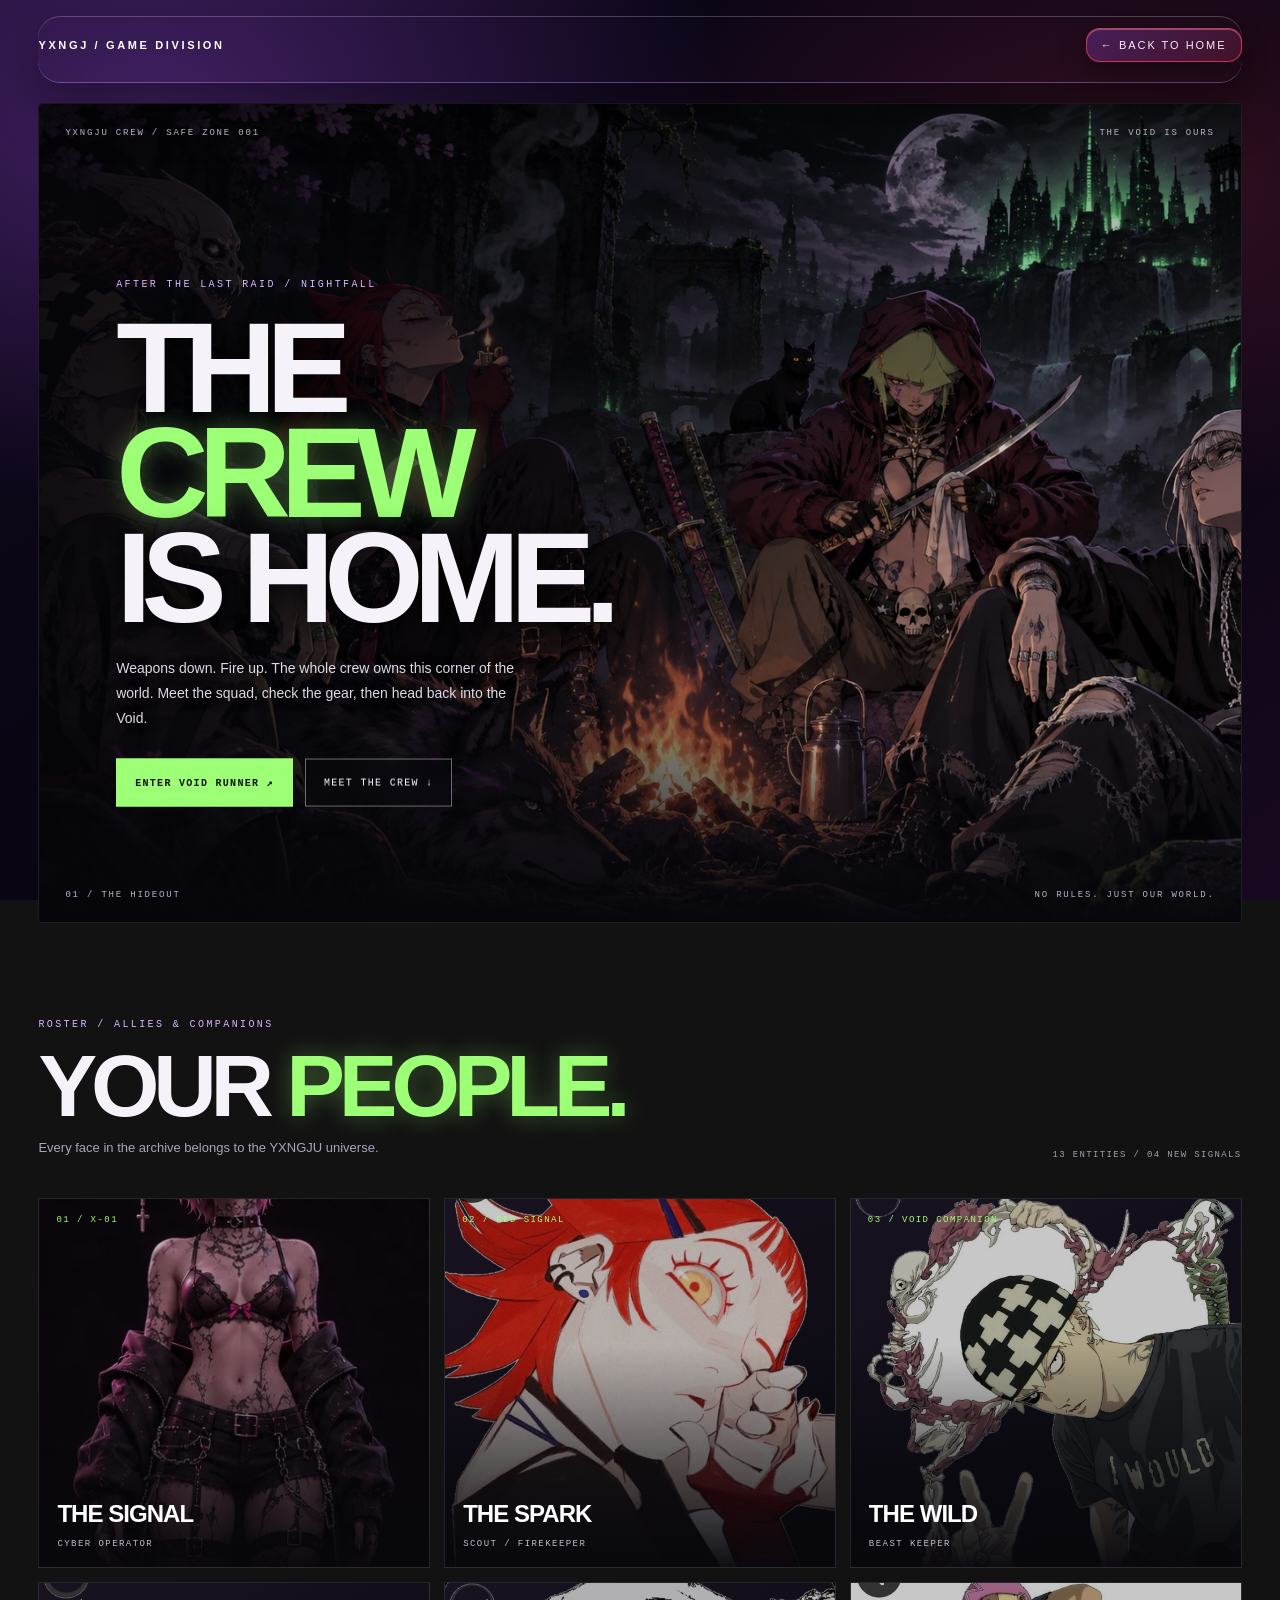
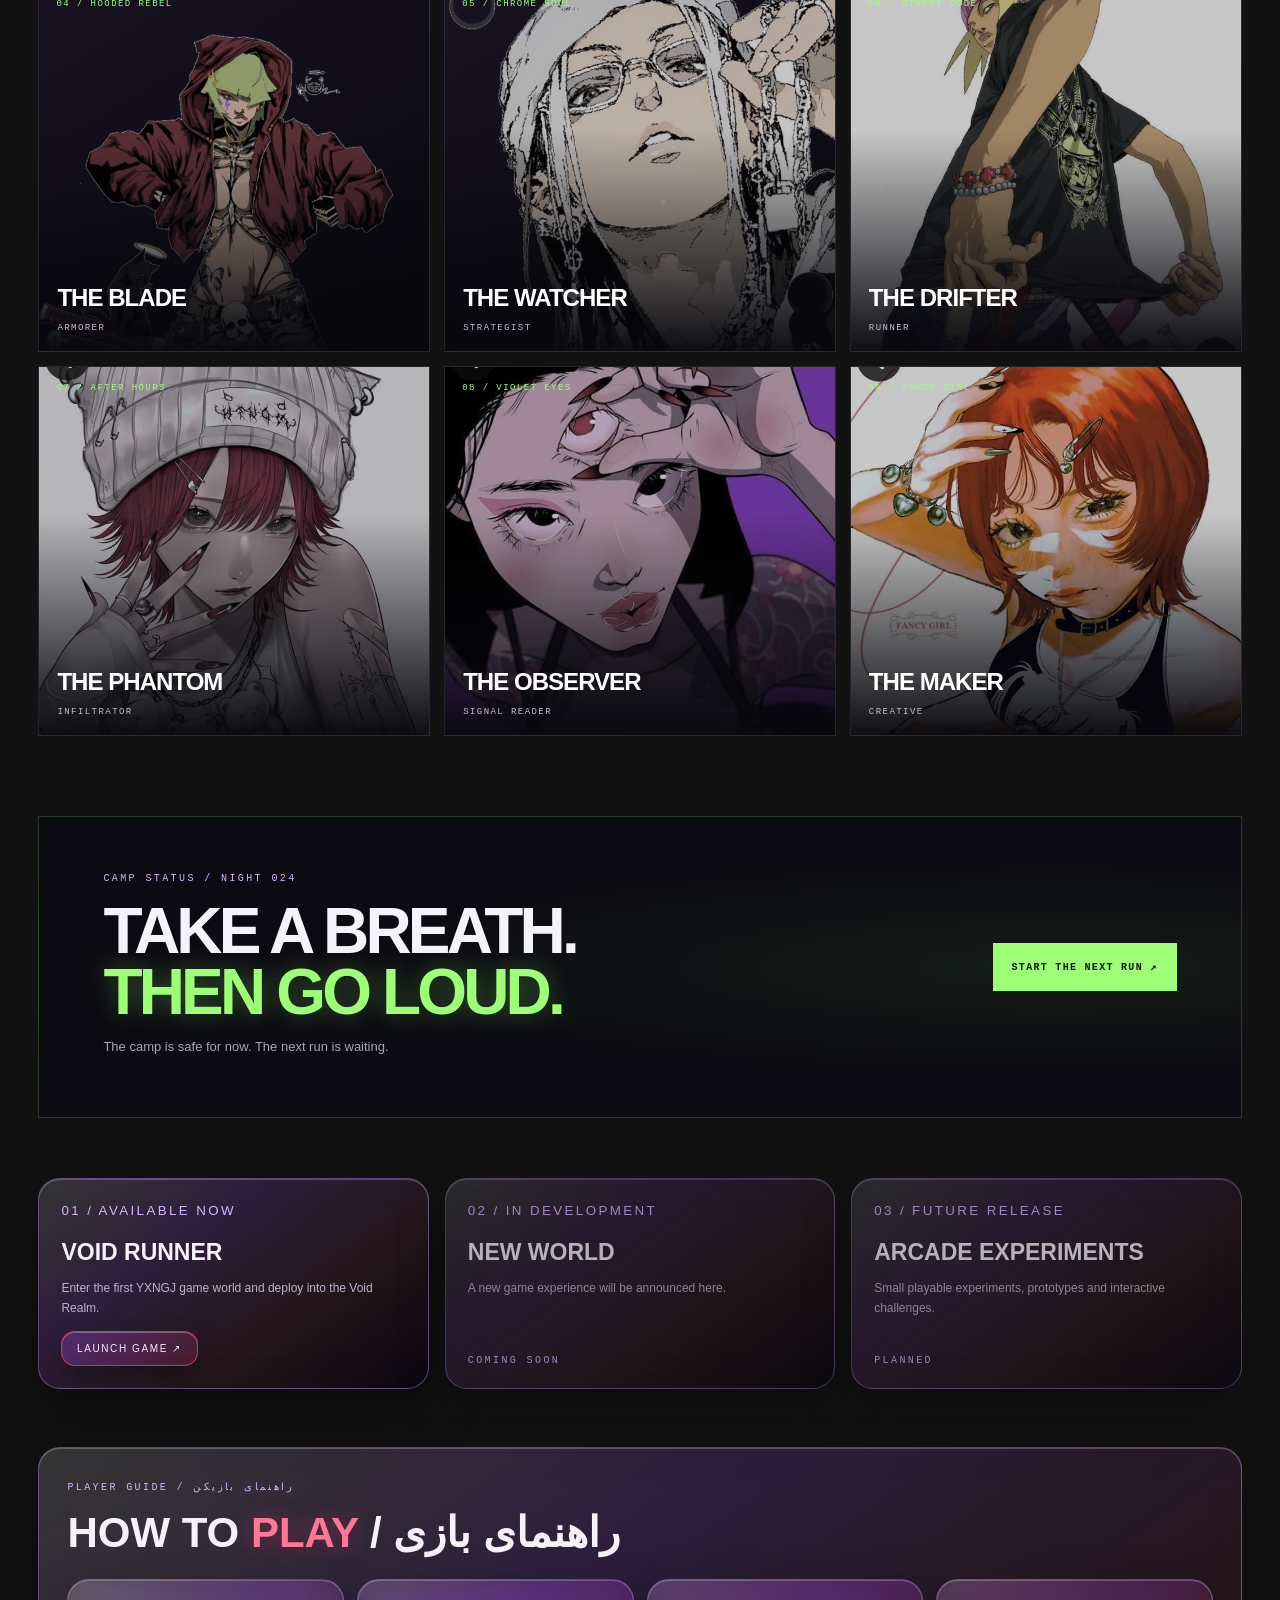
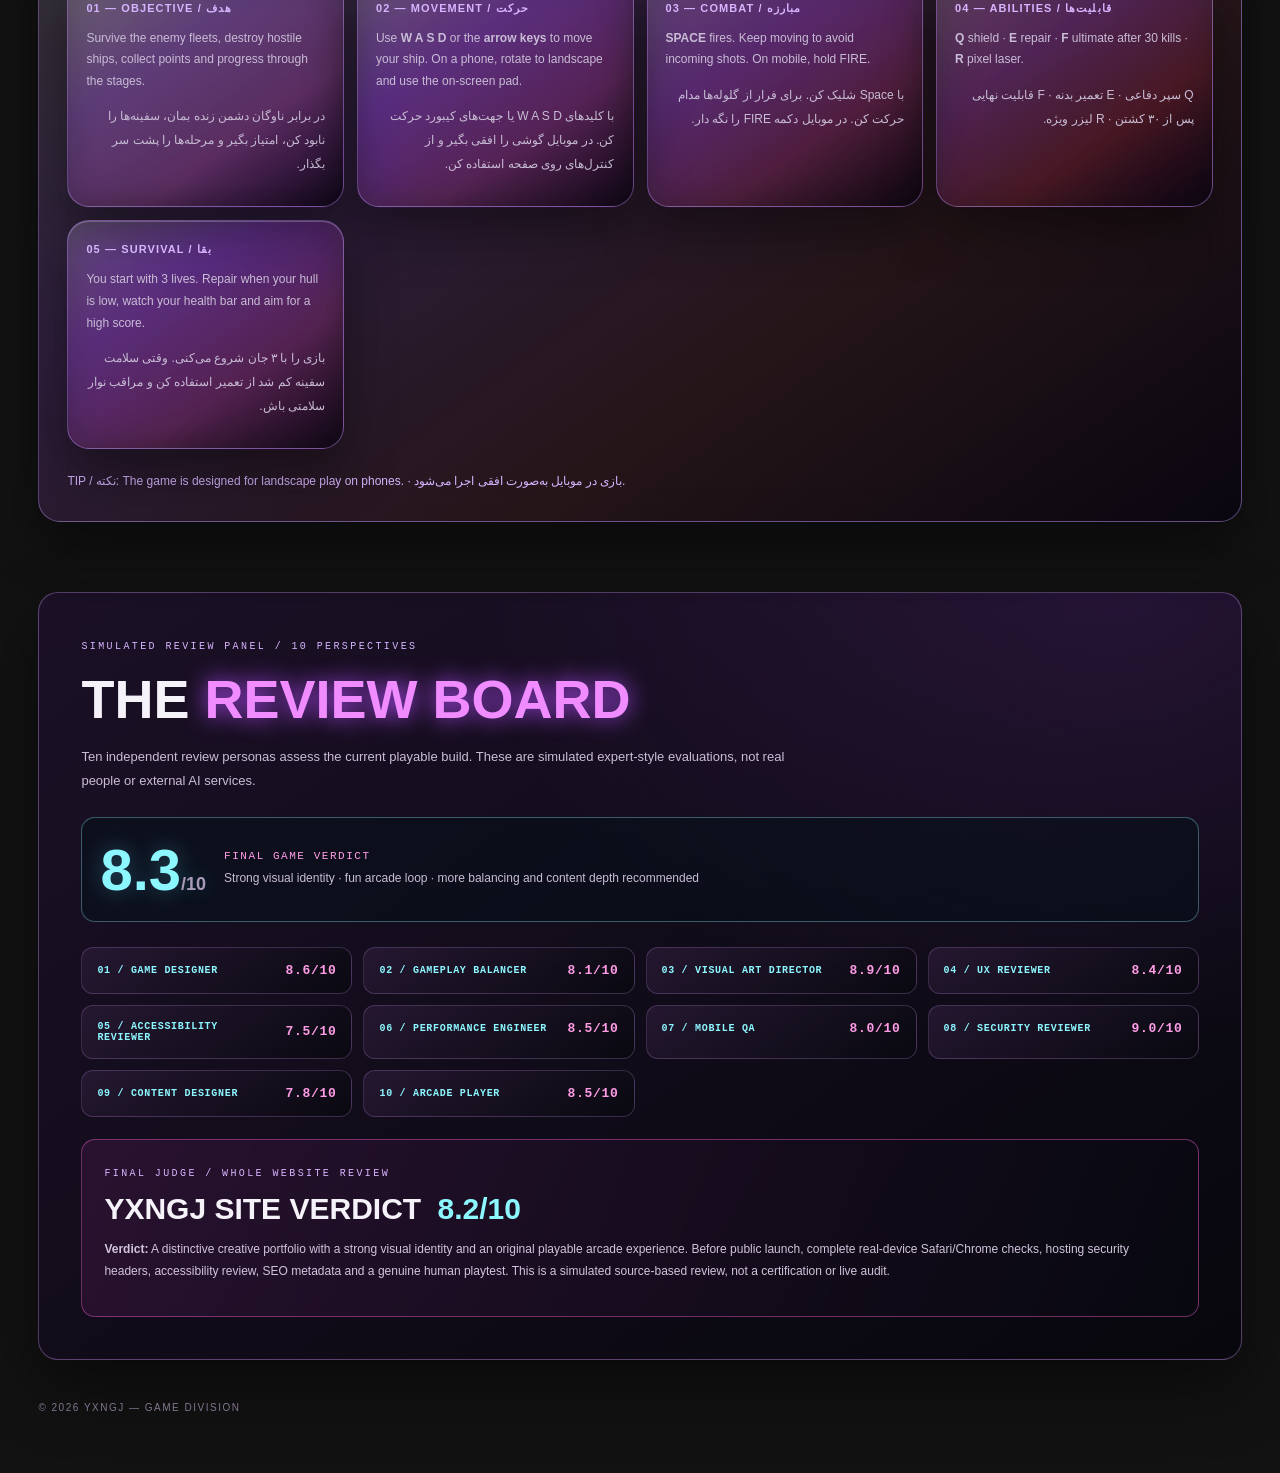
<file: games/index.html>
<!DOCTYPE html>
<html lang="en" class="yxngju-loading">
<head>
<meta charset="UTF-8"><meta name="viewport" content="width=device-width,initial-scale=1">
<meta name="theme-color" content="#090610">
<meta name="referrer" content="strict-origin-when-cross-origin">
<meta http-equiv="Content-Security-Policy" content="default-src 'self'; script-src 'self' 'unsafe-inline'; style-src 'self' 'unsafe-inline'; img-src 'self' data: blob:; font-src 'self' data:; connect-src 'none'; object-src 'none'; base-uri 'self'; form-action 'self'; upgrade-insecure-requests">
<meta http-equiv="Permissions-Policy" content="camera=(), microphone=(), geolocation=()">
<meta name="description" content="Meet the YXNGJ crew at their anime-inspired hideout, explore the roster and enter VOID RUNNER.">
<meta name="robots" content="index,follow">
<link rel="canonical" href="https://yxngju.github.io/yxngju-site/games/"><title>YXNGJ CREW — The Hideout</title>
<style>
:root{color-scheme:dark;--pink:#f08cff;--cyan:#8df7ff;--line:rgba(218,160,255,.35)}
*{box-sizing:border-box}body{margin:0;min-height:100vh;background:radial-gradient(ellipse at 50% 0%,#38204e 0,#120c1d 42%,#07060b 100%);color:#f7efff;font-family:Arial,Helvetica,sans-serif}
main{width:min(1180px,92vw);margin:auto;padding:30px 0 60px}.top{display:flex;justify-content:space-between;align-items:center;border-bottom:1px solid var(--line);padding:12px 0 20px;letter-spacing:.18em;font-size:11px}.top a{color:var(--cyan);text-decoration:none}
.hero{padding:12vh 0 7vh;max-width:760px}.eyebrow{color:var(--cyan);letter-spacing:.25em;font-size:10px}.hero h1{font-size:clamp(48px,10vw,112px);line-height:.85;letter-spacing:-.06em;margin:22px 0}.hero h1 span{color:var(--pink);text-shadow:0 0 25px #b74dff}.hero p{color:#c9bdd6;line-height:1.8;max-width:560px;font-size:14px}
.grid{display:grid;grid-template-columns:repeat(auto-fit,minmax(250px,1fr));gap:16px}.card{border:1px solid var(--line);background:linear-gradient(145deg,rgba(45,26,61,.8),rgba(12,10,19,.92));padding:22px;min-height:190px;display:flex;flex-direction:column;justify-content:space-between}.card small{color:var(--cyan);letter-spacing:.18em}.card h2{font-size:23px;margin:20px 0 8px}.card p{font-size:12px;line-height:1.7;color:#bfb2ca}.card a{display:inline-block;color:#fff;text-decoration:none;border:1px solid var(--pink);padding:11px 15px;font-size:10px;letter-spacing:.16em;width:max-content}.card a:hover{background:var(--pink);color:#160d20;box-shadow:0 0 20px #b74dff}.soon{opacity:.72}.foot{margin-top:42px;color:#82758e;font-size:10px;letter-spacing:.15em}
 
.top a{border:1px solid rgba(141,247,255,.5);padding:10px 14px;box-shadow:0 0 12px rgba(141,247,255,.12)}
.top a:hover{background:rgba(141,247,255,.12);box-shadow:0 0 20px rgba(141,247,255,.3)}

.guide{margin:58px 0 10px;padding:28px;border:1px solid var(--line);background:linear-gradient(145deg,rgba(35,20,49,.8),rgba(9,8,15,.86));box-shadow:0 22px 55px rgba(0,0,0,.25);border-radius:18px;transform-style:preserve-3d}
.guide h2{font-size:clamp(26px,4vw,42px);margin:14px 0 22px}.guide h2 span{color:var(--pink);text-shadow:0 0 20px #b74dff}
.guide-grid{display:grid;grid-template-columns:repeat(auto-fit,minmax(220px,1fr));gap:13px}
.guide-card{padding:18px;border:1px solid rgba(218,160,255,.22);background:linear-gradient(145deg,rgba(48,31,63,.65),rgba(12,10,19,.88));border-radius:12px;box-shadow:0 12px 25px rgba(0,0,0,.22);transition:transform .25s,border-color .25s,box-shadow .25s}
.guide-card:hover{transform:translateY(-5px) rotateX(2deg);border-color:var(--cyan);box-shadow:0 16px 32px rgba(0,0,0,.35),0 0 20px rgba(141,247,255,.09)}
.guide-card b{font-size:11px;letter-spacing:.1em;color:var(--cyan)}.guide-card p{font-size:12px;line-height:1.8;color:#c9bdd6}
.guide-card [lang=fa],.guide-note{font-family:Vazirmatn,"IRANSansX",Tahoma,sans-serif;line-height:2}
.guide-note{color:var(--cyan);font-size:12px;margin:20px 0 0}
@media(max-width:600px){.guide{padding:18px;margin-top:36px}.guide-card{padding:15px}}
@media(prefers-reduced-motion:reduce){.guide-card{transition:none}.guide-card:hover{transform:none}}

/* V34 — THE CREW HIDEOUT */
:root{--acid:#9dff76;--violet:#b88bff;--hot:#ff547e}
body{background:#07070c;color:#f5f2fa;font-family:Arial,Helvetica,sans-serif}
main{width:min(1440px,94vw);padding-top:16px}
.top{position:relative;z-index:5;border-bottom-color:#ffffff20;color:#ddd}
.top strong{letter-spacing:.24em;color:#fff}
.top a{color:var(--acid);border-color:#9dff7655}
.camp-hero{position:relative;isolation:isolate;min-height:min(780px,78vw);height:clamp(600px,72vw,820px);margin:20px 0 70px;overflow:hidden;border:1px solid #ffffff18;background:#08070d;border-radius:4px}
.camp-art,.camp-vignette{position:absolute;inset:0}
.camp-art{z-index:-2;background-image:url('../game-world/crew-camp.webp');background-size:cover;background-position:center 47%;transform:scale(1.015);animation:campBreath 18s ease-in-out infinite alternate}
.camp-vignette{z-index:-1;background:linear-gradient(90deg,rgba(5,5,10,.88) 0%,rgba(5,5,10,.62) 34%,rgba(5,5,10,.08) 72%),linear-gradient(0deg,#07070c 0%,transparent 28%,rgba(0,0,0,.2) 100%)}
.camp-topline,.camp-caption{position:absolute;left:26px;right:26px;display:flex;justify-content:space-between;color:#c5c2d0;font:9px monospace;letter-spacing:.2em}
.camp-topline{top:24px}.camp-caption{bottom:22px;color:#b8b1c6}
.camp-copy{position:absolute;left:clamp(24px,6vw,86px);top:50%;transform:translateY(-45%);max-width:500px}
.eyebrow{color:var(--acid);font:10px monospace;letter-spacing:.24em}
.camp-copy h1{font-size:clamp(64px,10vw,136px);line-height:.82;letter-spacing:-.08em;margin:25px 0;text-shadow:0 5px 30px #000}
.camp-copy h1 span,.crew-heading h2 span,.hideout-strip h2 span{color:var(--acid);text-shadow:0 0 24px #9dff7655}
.camp-copy p{max-width:400px;color:#ded9e6;font-size:14px;line-height:1.8;text-shadow:0 2px 12px #000}
.camp-actions{display:flex;gap:12px;flex-wrap:wrap;margin-top:28px}
.camp-primary,.camp-secondary{display:inline-flex;align-items:center;justify-content:center;min-height:48px;padding:0 18px;text-decoration:none;font:10px monospace;letter-spacing:.13em;transition:.25s}
.camp-primary{background:var(--acid);color:#10130d;border:1px solid var(--acid);font-weight:bold}
.camp-primary:hover{box-shadow:0 0 30px #9dff7666;transform:translateY(-3px)}
.camp-secondary{color:#fff;border:1px solid #ffffff66;background:#09091077;backdrop-filter:blur(8px)}
.camp-secondary:hover{border-color:var(--violet);color:var(--violet)}
.crew-section{padding:20px 0 80px}
.crew-heading{display:flex;align-items:end;justify-content:space-between;gap:20px;margin:0 0 30px}
.crew-heading h2{font-size:clamp(48px,7vw,88px);line-height:.9;letter-spacing:-.07em;margin:15px 0}
.crew-heading p{color:#aaa4b5;font-size:13px}
.crew-total{font:9px monospace;letter-spacing:.15em;color:#a59caf;padding-bottom:8px}
.crew-grid{display:grid;grid-template-columns:repeat(3,minmax(0,1fr));gap:14px}
.crew-card{position:relative;min-width:0;height:370px;padding:0;overflow:hidden;border:1px solid #ffffff1b;background:linear-gradient(150deg,#191321,#08080d);color:#fff;text-align:left;cursor:pointer;isolation:isolate;transition:transform .3s,border-color .3s}
.crew-card:after{content:"";position:absolute;z-index:-1;inset:40% 0 0;background:linear-gradient(0deg,#07070cf5,transparent)}
.crew-card img{position:absolute;z-index:-2;inset:0;width:100%;height:100%;object-fit:cover;object-position:center 24%;filter:saturate(.8) brightness(.78);transition:transform .5s,filter .5s}
.crew-card:hover{transform:translateY(-5px);border-color:#9dff7680}
.crew-card:hover img{transform:scale(1.06);filter:saturate(1.05) brightness(.92)}
.crew-meta{position:absolute;left:17px;top:16px;color:var(--acid);font:9px monospace;letter-spacing:.16em}
.crew-card b,.crew-card small{position:absolute;left:18px;right:18px}
.crew-card b{bottom:39px;font-size:24px;letter-spacing:-.04em}
.crew-card small{bottom:18px;color:#c4bdce;font:9px monospace;letter-spacing:.16em}
.hideout-strip{display:flex;align-items:center;justify-content:space-between;gap:30px;padding:50px clamp(20px,5vw,70px);margin-bottom:60px;border:1px solid #9dff7633;background:radial-gradient(ellipse at 85% 50%,#9dff7612,transparent 50%),#0b0b11}
.hideout-strip h2{font-size:clamp(34px,5vw,64px);line-height:.95;letter-spacing:-.06em;margin:16px 0}
.hideout-strip p{color:#aaa4b5;font-size:13px}
.crew-modal{position:fixed;z-index:100;inset:0;display:grid;place-items:center;padding:20px;background:#030308df;backdrop-filter:blur(14px)}
.crew-modal[hidden]{display:none}
.crew-modal-panel{position:relative;width:min(480px,100%);padding:38px;border:1px solid #9dff7666;background:linear-gradient(145deg,#171323,#07070c);box-shadow:0 0 70px #9dff7615}
.crew-modal-close{position:absolute;right:14px;top:10px;background:none;border:0;color:white;font-size:32px;cursor:pointer}
.crew-modal-panel h2{font-size:42px;margin:20px 0 8px;letter-spacing:-.06em}
.crew-modal-panel>b{font:10px monospace;letter-spacing:.13em;color:var(--acid)}
.crew-modal-panel p{color:#c6bfce;line-height:1.8;font-size:14px}
.modal-stamp{display:block;margin-top:26px;color:#8f8799;font:9px monospace;letter-spacing:.17em}
@keyframes campBreath{from{transform:scale(1.015) translateY(0)}to{transform:scale(1.06) translateY(-.5%)}}
@media(max-width:700px){
 main{width:100%;padding:10px 12px 45px}.top{margin:0 5px;font-size:9px}
 .camp-hero{height:690px;min-height:0;margin:12px 0 52px}
 .camp-art{background-position:54% center}
 .camp-vignette{background:linear-gradient(0deg,#07070c 0%,rgba(5,5,10,.75) 35%,rgba(5,5,10,.08) 100%),linear-gradient(90deg,rgba(5,5,10,.35),transparent)}
 .camp-topline,.camp-caption{left:14px;right:14px;font-size:7px;letter-spacing:.12em}
 .camp-copy{left:22px;right:22px;top:auto;bottom:68px;transform:none}
 .camp-copy h1{font-size:70px;margin:16px 0}
 .camp-copy p{font-size:12px;max-width:340px}
 .camp-actions{gap:8px}.camp-primary,.camp-secondary{font-size:8px;min-height:44px;padding:0 12px}
 .crew-section{padding:0 5px 55px}.crew-heading{display:block}.crew-total{display:block;margin-top:16px}
 .crew-grid{grid-template-columns:repeat(2,minmax(0,1fr));gap:9px}
 .crew-card{height:270px}.crew-card b{font-size:17px;left:12px}.crew-card small{font-size:7px;left:12px}
 .crew-meta{left:12px;font-size:7px}
 .hideout-strip{display:block;padding:30px 20px;margin:0 5px 30px}.hideout-strip .camp-primary{margin-top:15px}
 .crew-modal-panel{padding:30px 24px}
}
@media(prefers-reduced-motion:reduce){.camp-art{animation:none}.crew-card,.crew-card img{transition:none}}

</style>
<style id="yxngju-v59-games-visual">
:root{--v59-violet:#a855f7;--v59-red:#ff3d68}body{background:radial-gradient(ellipse at 12% 12%,rgba(168,85,247,.32),transparent 36%),radial-gradient(ellipse at 88% 20%,rgba(255,61,104,.18),transparent 32%),radial-gradient(ellipse at 52% 95%,rgba(124,58,237,.24),transparent 40%),linear-gradient(145deg,#10071d,#080511 55%,#17091f)!important;background-attachment:fixed!important}.top,.card,.guide,.guide-card{border-radius:22px!important;border-color:rgba(192,145,255,.42)!important;box-shadow:0 24px 52px rgba(0,0,0,.42),inset 0 1px rgba(255,255,255,.22)!important}.card,.guide,.guide-card{background:linear-gradient(145deg,rgba(255,255,255,.15),rgba(168,85,247,.19),rgba(255,61,104,.08),rgba(9,5,17,.88))!important;backdrop-filter:blur(18px) saturate(155%)}.top a,.card a{color:#f8eaff!important;border-color:rgba(255,61,104,.72)!important;background:linear-gradient(145deg,rgba(168,85,247,.28),rgba(255,61,104,.15))!important;border-radius:14px!important;box-shadow:0 12px 26px rgba(0,0,0,.34),inset 0 1px rgba(255,255,255,.28)!important}.top a:hover,.card a:hover{box-shadow:0 0 25px rgba(168,85,247,.34)!important}.eyebrow,.card small,.guide-note,.guide-card b{color:#d7b5ff!important}.hero h1 span,.guide h2 span{color:#ff7795!important;text-shadow:0 0 24px rgba(255,61,104,.38)!important}
</style>
</head>
<body><main>
<div class="top"><strong>YXNGJ / GAME DIVISION</strong><a href="../index.html#home">← BACK TO HOME</a></div>
<section class="camp-hero" aria-label="YXNGJU crew camp">
  <div class="camp-art"></div><div class="camp-vignette"></div>
  <div class="camp-topline"><span>YXNGJU CREW / SAFE ZONE 001</span><span>THE VOID IS OURS</span></div>
  <div class="camp-copy"><span class="eyebrow">AFTER THE LAST RAID / NIGHTFALL</span>
    <h1>THE <span>CREW</span><br>IS HOME.</h1>
    <p>Weapons down. Fire up. The whole crew owns this corner of the world. Meet the squad, check the gear, then head back into the Void.</p>
    <div class="camp-actions"><a class="camp-primary" href="../game/index.html">ENTER VOID RUNNER ↗</a><a class="camp-secondary" href="#crew-roster">MEET THE CREW ↓</a></div>
  </div>
  <div class="camp-caption"><span>01 / THE HIDEOUT</span><span>NO RULES. JUST OUR WORLD.</span></div>
</section>
<section class="crew-section" id="crew-roster">
  <div class="crew-heading"><div><span class="eyebrow">ROSTER / ALLIES & COMPANIONS</span><h2>YOUR <span>PEOPLE.</span></h2><p>Every face in the archive belongs to the YXNGJU universe.</p></div><span class="crew-total">13 ENTITIES / 04 NEW SIGNALS</span></div>
  <div class="crew-grid">
    <button class="crew-card" data-name="X-01" data-role="The signal / cyber operator" data-copy="The first entity. Watches the edges of the world and keeps the crew connected."><img loading="lazy" decoding="async" src="../entity-character.webp" alt="X-01 cyber operator"><span class="crew-meta">01 / X-01</span><b>THE SIGNAL</b><small>CYBER OPERATOR</small></button>
    <button class="crew-card" data-name="RED SIGNAL" data-role="The spark / scout" data-copy="Always first to move. Keeps the fire alive and spots trouble before it reaches camp."><img loading="lazy" decoding="async" src="../home-art/anime-red-signal.webp" alt="Red-haired anime crew member"><span class="crew-meta">02 / RED SIGNAL</span><b>THE SPARK</b><small>SCOUT / FIREKEEPER</small></button>
    <button class="crew-card" data-name="VOID COMPANION" data-role="The wild / beast keeper" data-copy="Never travels alone. The skeletal companion knows every hidden path in the ruins."><img loading="lazy" decoding="async" src="../home-art/anime-void-companion.webp" alt="Anime crew member with skeletal companion"><span class="crew-meta">03 / VOID COMPANION</span><b>THE WILD</b><small>BEAST KEEPER</small></button>
    <button class="crew-card" data-name="HOODED REBEL" data-role="The blade / armorer" data-copy="Quiet hands, sharp steel. Keeps the blades clean and the crew ready."><img loading="lazy" decoding="async" src="../home-art/anime-hooded-swords.webp" alt="Hooded anime swordswoman"><span class="crew-meta">04 / HOODED REBEL</span><b>THE BLADE</b><small>ARMORER</small></button>
    <button class="crew-card" data-name="CHROME SOUL" data-role="The watcher / strategist" data-copy="Says little, sees everything. Always watching the horizon for the next signal."><img loading="lazy" decoding="async" src="../home-art/anime-chrome-portrait.webp" alt="Silver-haired anime crew member"><span class="crew-meta">05 / CHROME SOUL</span><b>THE WATCHER</b><small>STRATEGIST</small></button>
    <button class="crew-card" data-name="STREET CODE" data-role="The drifter / runner" data-copy="Moves between districts and brings back stories, supplies and strange finds."><img loading="lazy" decoding="async" src="../home-art/gallery-1499.webp" alt="Anime streetwear crew member"><span class="crew-meta">06 / STREET CODE</span><b>THE DRIFTER</b><small>RUNNER</small></button>
    <button class="crew-card" data-name="AFTER HOURS" data-role="The phantom / infiltrator" data-copy="Appears after dark, disappears before sunrise. Knows the quiet routes."><img loading="lazy" decoding="async" src="../home-art/gallery-1498.webp" alt="Anime character in streetwear"><span class="crew-meta">07 / AFTER HOURS</span><b>THE PHANTOM</b><small>INFILTRATOR</small></button>
    <button class="crew-card" data-name="VIOLET EYES" data-role="The observer / signal reader" data-copy="Reads the strange patterns in the sky and catches details nobody else notices."><img loading="lazy" decoding="async" src="../home-art/gallery-1496.webp" alt="Anime character with violet eyes"><span class="crew-meta">08 / VIOLET EYES</span><b>THE OBSERVER</b><small>SIGNAL READER</small></button>
    <button class="crew-card" data-name="FANCY GIRL" data-role="The maker / creative" data-copy="Turns scraps into art, maps, custom gear and strange little inventions."><img loading="lazy" decoding="async" src="../home-art/gallery-1494.webp" alt="Anime character portrait"><span class="crew-meta">09 / FANCY GIRL</span><b>THE MAKER</b><small>CREATIVE</small></button>
  </div>
</section>
<section class="hideout-strip">
  <div><span class="eyebrow">CAMP STATUS / NIGHT 024</span><h2>TAKE A BREATH.<br><span>THEN GO LOUD.</span></h2><p>The camp is safe for now. The next run is waiting.</p></div>
  <a class="camp-primary" href="../game/index.html">START THE NEXT RUN ↗</a>
</section>
<div class="crew-modal" id="crewModal" hidden role="dialog" aria-modal="true" aria-labelledby="crewModalTitle"><div class="crew-modal-panel"><button class="crew-modal-close" type="button" aria-label="Close">×</button><span class="eyebrow">YXNGJU / PERSONNEL FILE</span><h2 id="crewModalTitle"></h2><b id="crewModalRole"></b><p id="crewModalCopy"></p><span class="modal-stamp">CREW MEMBER / ACCESS GRANTED</span></div></div>
<section class="grid">
<article class="card"><div><small>01 / AVAILABLE NOW</small><h2>VOID RUNNER</h2><p>Enter the first YXNGJ game world and deploy into the Void Realm.</p></div><a href="../game/index.html">LAUNCH GAME ↗</a></article>
<article class="card soon"><div><small>02 / IN DEVELOPMENT</small><h2>NEW WORLD</h2><p>A new game experience will be announced here.</p></div><span class="eyebrow">COMING SOON</span></article>
<article class="card soon"><div><small>03 / FUTURE RELEASE</small><h2>ARCADE EXPERIMENTS</h2><p>Small playable experiments, prototypes and interactive challenges.</p></div><span class="eyebrow">PLANNED</span></article>
</section>
<section class="guide" id="game-guide" aria-labelledby="guide-title">
  <span class="eyebrow">PLAYER GUIDE / راهنمای بازیکن</span>
  <h2 id="guide-title">HOW TO <span>PLAY</span> / راهنمای بازی</h2>
  <div class="guide-grid">
    <article class="guide-card"><b>01 — OBJECTIVE / هدف</b><p>Survive the enemy fleets, destroy hostile ships, collect points and progress through the stages.</p><p lang="fa" dir="rtl">در برابر ناوگان دشمن زنده بمان، سفینه‌ها را نابود کن، امتیاز بگیر و مرحله‌ها را پشت سر بگذار.</p></article>
    <article class="guide-card"><b>02 — MOVEMENT / حرکت</b><p>Use <strong>W A S D</strong> or the <strong>arrow keys</strong> to move your ship. On a phone, rotate to landscape and use the on-screen pad.</p><p lang="fa" dir="rtl">با کلیدهای W A S D یا جهت‌های کیبورد حرکت کن. در موبایل گوشی را افقی بگیر و از کنترل‌های روی صفحه استفاده کن.</p></article>
    <article class="guide-card"><b>03 — COMBAT / مبارزه</b><p><strong>SPACE</strong> fires. Keep moving to avoid incoming shots. On mobile, hold FIRE.</p><p lang="fa" dir="rtl">با Space شلیک کن. برای فرار از گلوله‌ها مدام حرکت کن. در موبایل دکمه FIRE را نگه دار.</p></article>
    <article class="guide-card"><b>04 — ABILITIES / قابلیت‌ها</b><p><strong>Q</strong> shield · <strong>E</strong> repair · <strong>F</strong> ultimate after 30 kills · <strong>R</strong> pixel laser.</p><p lang="fa" dir="rtl">Q سپر دفاعی · E تعمیر بدنه · F قابلیت نهایی پس از ۳۰ کشتن · R لیزر ویژه.</p></article>
    <article class="guide-card"><b>05 — SURVIVAL / بقا</b><p>You start with 3 lives. Repair when your hull is low, watch your health bar and aim for a high score.</p><p lang="fa" dir="rtl">بازی را با ۳ جان شروع می‌کنی. وقتی سلامت سفینه کم شد از تعمیر استفاده کن و مراقب نوار سلامتی باش.</p></article>
  </div>
  <p class="guide-note">TIP / نکته: The game is designed for landscape play on phones. · بازی در موبایل به‌صورت افقی اجرا می‌شود.</p>
</section>

<section class="review-board" id="review-board" aria-labelledby="review-title">
  <div class="review-head">
    <span class="eyebrow">SIMULATED REVIEW PANEL / 10 PERSPECTIVES</span>
    <h2 id="review-title">THE <span>REVIEW BOARD</span></h2>
    <p>Ten independent review personas assess the current playable build. These are simulated expert-style evaluations, not real people or external AI services.</p>
    <div class="review-score"><strong>8.3<span>/10</span></strong><div><b>FINAL GAME VERDICT</b><small>Strong visual identity · fun arcade loop · more balancing and content depth recommended</small></div></div>
  </div>
  <div class="review-grid">
    <details class="review-card"><summary><b>01 / GAME DESIGNER</b><strong>8.6/10</strong></summary><p>Clear survival loop and readable abilities. Repair limits and rising pressure make decisions matter. More enemy patterns would deepen strategy.</p></details>
    <details class="review-card"><summary><b>02 / GAMEPLAY BALANCER</b><strong>8.1/10</strong></summary><p>Difficulty now scales more consistently. Some late waves may still spike; playtest time-to-death and ability usage before final tuning.</p></details>
    <details class="review-card"><summary><b>03 / VISUAL ART DIRECTOR</b><strong>8.9/10</strong></summary><p>The neon city, ship silhouettes, hit flashes and palette create a recognizable identity. Add more impact feedback for elite enemies.</p></details>
    <details class="review-card"><summary><b>04 / UX REVIEWER</b><strong>8.4/10</strong></summary><p>Controls are discoverable and the pause state helps. Mobile touch targets and HUD overlap need checks on several screen sizes.</p></details>
    <details class="review-card"><summary><b>05 / ACCESSIBILITY REVIEWER</b><strong>7.5/10</strong></summary><p>Keyboard and touch are supported, but remappable controls, stronger reduced-motion options and non-color-only cues would improve access.</p></details>
    <details class="review-card"><summary><b>06 / PERFORMANCE ENGINEER</b><strong>8.5/10</strong></summary><p>Canvas rendering is lightweight for this scope. Verify frame pacing on lower-end phones and stop or throttle animation when the page is hidden.</p></details>
    <details class="review-card"><summary><b>07 / MOBILE QA</b><strong>8.0/10</strong></summary><p>Landscape controls are present. Test iOS Safari fullscreen behavior, orientation prompts and touch cancellation on real devices.</p></details>
    <details class="review-card"><summary><b>08 / SECURITY REVIEWER</b><strong>9.0/10</strong></summary><p>The game runs locally in the browser and has no score API or account system. Keep external code out and avoid unsafe HTML sinks for player data.</p></details>
    <details class="review-card"><summary><b>09 / CONTENT DESIGNER</b><strong>7.8/10</strong></summary><p>Ten enemy fleets create progression, but bosses, mission goals, rewards and more varied stages would make longer sessions more memorable.</p></details>
    <details class="review-card"><summary><b>10 / ARCADE PLAYER</b><strong>8.5/10</strong></summary><p>Fast, stylish and easy to start. I want a local high-score table, more weapon variety and a boss encounter at the end of a fleet.</p></details>
  </div>
  <div class="site-verdict">
    <span class="eyebrow">FINAL JUDGE / WHOLE WEBSITE REVIEW</span>
    <h3>YXNGJ SITE VERDICT <strong>8.2/10</strong></h3>
    <p><b>Verdict:</b> A distinctive creative portfolio with a strong visual identity and an original playable arcade experience. Before public launch, complete real-device Safari/Chrome checks, hosting security headers, accessibility review, SEO metadata and a genuine human playtest. This is a simulated source-based review, not a certification or live audit.</p>
  </div>
</section>
<style>
.review-board{margin:70px 0 10px;padding:clamp(20px,4vw,42px);border:1px solid rgba(218,160,255,.34);border-radius:20px;background:radial-gradient(ellipse at 90% 0%,rgba(126,55,170,.18),transparent 42%),linear-gradient(145deg,rgba(28,17,40,.96),rgba(7,7,13,.98));box-shadow:0 25px 70px #0007}
.review-head h2{font-size:clamp(30px,5vw,54px);margin:15px 0}.review-head h2 span{color:var(--pink);text-shadow:0 0 22px #b74dff}
.review-head>p{max-width:720px;color:#c9bdd6;font-size:13px;line-height:1.8}
.review-score{display:flex;gap:18px;align-items:center;margin:25px 0;padding:18px;border:1px solid rgba(141,247,255,.34);border-radius:14px;background:rgba(4,16,25,.5)}
.review-score>strong{font-size:clamp(34px,6vw,58px);color:var(--cyan);white-space:nowrap;text-shadow:0 0 22px #53dfff55}.review-score>strong span{font-size:18px;color:#a99bb8}
.review-score b,.review-score small{display:block}.review-score b{font:11px monospace;letter-spacing:.14em;color:#ff9ce6}.review-score small{margin-top:7px;color:#c9bdd6;line-height:1.6;font-size:12px}
.review-grid{display:grid;grid-template-columns:repeat(auto-fit,minmax(230px,1fr));gap:11px}
.review-card{border:1px solid rgba(218,160,255,.22);border-radius:12px;background:linear-gradient(145deg,rgba(44,28,57,.72),rgba(9,9,16,.9));padding:15px;transition:border-color .2s,transform .2s}
.review-card:hover{border-color:var(--cyan);transform:translateY(-2px)}
.review-card summary{display:flex;align-items:center;justify-content:space-between;gap:8px;cursor:pointer;list-style:none;font:10px monospace;letter-spacing:.07em;color:var(--cyan)}
.review-card summary::-webkit-details-marker{display:none}.review-card summary strong{font-size:13px;color:#ff9ce6;white-space:nowrap}
.review-card p{font-size:12px;line-height:1.75;color:#c9bdd6;margin:14px 0 2px}
.site-verdict{margin-top:22px;padding:22px;border:1px solid rgba(255,102,218,.4);border-radius:14px;background:linear-gradient(110deg,rgba(82,28,85,.35),rgba(8,9,17,.82))}
.site-verdict h3{font-size:clamp(21px,3vw,30px);margin:12px 0}.site-verdict h3 strong{color:var(--cyan);margin-left:8px}.site-verdict p{font-size:12px;line-height:1.85;color:#d1c4dc}
@media(max-width:600px){.review-score{align-items:flex-start;flex-direction:column}.review-card{padding:13px}}
</style>

<div class="foot">© 2026 YXNGJ — GAME DIVISION</div>
</main><script>
(()=>{const modal=document.getElementById('crewModal');if(!modal)return;const title=document.getElementById('crewModalTitle'),role=document.getElementById('crewModalRole'),copy=document.getElementById('crewModalCopy');let previous=null;document.querySelectorAll('.crew-card').forEach(card=>card.addEventListener('click',()=>{previous=card;title.textContent=card.dataset.name;role.textContent=card.dataset.role;copy.textContent=card.dataset.copy;modal.hidden=false;document.body.style.overflow='hidden';modal.querySelector('button').focus()}));const close=()=>{modal.hidden=true;document.body.style.overflow='';previous?.focus()};modal.querySelector('.crew-modal-close').addEventListener('click',close);modal.addEventListener('click',e=>{if(e.target===modal)close()});document.addEventListener('keydown',e=>{if(e.key==='Escape'&&!modal.hidden)close()})})();
</script>  <script src="../performance.js" defer></script>
</body></html>
</file>
<file: style.css>
/* =================================
   yxngj - MAIN DESIGN
================================= */

* {
    margin: 0;
    padding: 0;
    box-sizing: border-box;
}

body {
    background: #08040f;
    color: white;
    font-family: Arial, sans-serif;
    min-height: 100vh;
    overflow-x: hidden;
}

/* HEADER */

.header {
    position: absolute;
    top: 30px;
    left: 50px;
    right: 50px;
    display: flex;
    justify-content: space-between;
    align-items: center;
    z-index: 10;
}

.logo {
    color: white;
    text-decoration: none;
    font-size: 25px;
    font-weight: bold;
    letter-spacing: 4px;
}

.logo span {
    color: #ff3ca6;
}

.header-label {
    color: #a58bbd;
    font-size: 11px;
    letter-spacing: 4px;
}

/* SIDE MENU */

.side-menu {
    position: fixed;
    left: 45px;
    top: 50%;
    transform: translateY(-50%);
    display: flex;
    flex-direction: column;
    gap: 28px;
    z-index: 10;
}

.side-menu a {
    color: #887b99;
    text-decoration: none;
    font-size: 11px;
    letter-spacing: 2px;
    transition: 0.3s;
}

.side-menu a:hover,
.side-menu a.active {
    color: #ff3ca6;
    text-shadow: 0 0 12px #ff3ca6;
}

/* HOME */

.home {
    min-height: 100vh;
    display: flex;
    align-items: center;
    justify-content: space-between;
    padding: 120px 9% 80px 19%;
    position: relative;
}

/* INTRO */

.intro {
    max-width: 420px;
    z-index: 2;
}

.small-title {
    color: #b58bd9;
    font-size: 12px;
    letter-spacing: 5px;
    margin-bottom: 25px;
}

.intro h1 {
    font-size: clamp(55px, 7vw, 95px);
    line-height: 0.95;
    letter-spacing: 5px;
}

.intro h1 span {
    color: #ff3ca6;
    text-shadow: 0 0 25px #ff006e;
}

.description {
    color: #a99bb8;
    font-size: 12px;
    line-height: 2;
    letter-spacing: 2px;
    margin-top: 30px;
}

/* BUTTON */

.enter-button {
    display: inline-block;
    margin-top: 35px;
    padding: 15px 25px;
    border: 1px solid #ff3ca6;
    color: white;
    text-decoration: none;
    font-size: 11px;
    letter-spacing: 2px;
    transition: 0.3s;
}

.enter-button:hover {
    background: #ff3ca6;
    box-shadow: 0 0 25px #ff3ca6;
}

/* 3D SCENE */

.center-scene {
    position: relative;
    width: 430px;
    height: 430px;
    display: flex;
    align-items: center;
    justify-content: center;
}

#three-container {
    position: absolute;
    inset: 0;
    z-index: 2;
}

#three-container canvas {
    width: 100%;
    height: 100%;
    display: block;
}

.scene-glow {
    position: absolute;
    width: 250px;
    height: 250px;
    background: #8a00ff;
    filter: blur(110px);
    opacity: 0.35;
    animation: pulseGlow 4s infinite alternate;
}

.scene-text {
    position: absolute;
    bottom: 15px;
    color: #d8baff;
    font-size: 12px;
    letter-spacing: 6px;
    z-index: 3;
    text-shadow: 0 0 20px #a000ff;
}

/* CHARACTER */

.character-preview {
    position: absolute;
    right: 7%;
    bottom: 18%;
    text-align: center;
}

.character-preview span {
    color: #a58bbd;
    font-size: 10px;
    letter-spacing: 3px;
}

.character-preview h2 {
    color: #ff3ca6;
    font-size: 100px;
    text-shadow: 0 0 35px #ff006e;
}

.character-preview p {
    color: #8d7b9e;
    font-size: 10px;
    letter-spacing: 4px;
}

/* FOOTER */

footer {
    position: absolute;
    bottom: 25px;
    left: 50%;
    transform: translateX(-50%);
    color: #675775;
    font-size: 10px;
    letter-spacing: 2px;
}

/* ANIMATIONS */

@keyframes pulseGlow {
    from {
        transform: scale(0.8);
        opacity: 0.2;
    }

    to {
        transform: scale(1.3);
        opacity: 0.5;
    }
}

/* RESPONSIVE */

@media (max-width: 900px) {
    .side-menu {
        left: 15px;
    }

    .home {
        padding-left: 150px;
    }

    .center-scene {
        width: 300px;
        height: 300px;
    }
}

@media (max-width: 600px) {
    .header {
        left: 20px;
        right: 20px;
    }

    .side-menu {
        display: none;
    }

    .home {
        padding: 150px 25px 100px;
    }

    .center-scene,
    .character-preview {
        display: none;
    }

    footer {
        white-space: nowrap;
    }
}



/* GAME LAUNCH */
.game-launch {
    display: inline-block;
    margin: 18px 0 14px;
    padding: 13px 20px;
    border: 1px solid #ff3ca6;
    color: #fff;
    text-decoration: none;
    font-size: 11px;
    letter-spacing: 2px;
    transition: .25s ease;
    background: linear-gradient(100deg, #5a126d55, #ff3ca622);
}
.game-launch:hover {
    background: #ff3ca6;
    box-shadow: 0 0 24px #ff3ca688;
    transform: translateY(-2px);
}

/* ===== MAIN NAVIGATION + PAGE SYSTEM (V3) ===== */
:root { --yx-pink:#ff3ca6; --yx-purple:#9d4dff; --yx-muted:#a99bb8; }
html { min-height:100%; background:#08040f; }
body { min-height:100vh; position:relative; }
.ambient { position:fixed; pointer-events:none; border-radius:50%; filter:blur(95px); opacity:.16; z-index:0; }
.ambient-one { width:360px; height:360px; background:#7b00ff; top:8%; right:8%; }
.ambient-two { width:280px; height:280px; background:#ff006e; bottom:4%; left:20%; opacity:.09; }
.header { position:fixed; top:0; left:0; right:0; height:88px; padding:0 5.2%; background:linear-gradient(180deg,rgba(8,4,15,.94),rgba(8,4,15,.25)); backdrop-filter:blur(10px); }
.header-right { display:flex; align-items:center; gap:24px; }
.menu-toggle { display:none; width:44px; height:44px; border:1px solid rgba(255,60,166,.55); background:rgba(25,10,34,.88); color:#fff; font-size:23px; cursor:pointer; }
.side-menu { left:0; top:88px; bottom:0; width:245px; padding:clamp(35px,8vh,90px) 26px 35px 5.2%; transform:none; gap:0; justify-content:center; background:linear-gradient(90deg,rgba(8,4,15,.88),rgba(8,4,15,.34),transparent); }
.side-menu::before { content:'NAVIGATION / 06'; display:block; color:#725d83; font-size:9px; letter-spacing:3px; margin:0 0 22px 0; }
.side-menu a { position:relative; display:flex; align-items:center; min-height:48px; padding:0 0 0 16px; border-left:1px solid rgba(160,125,185,.22); color:#93859f; font-size:10px; letter-spacing:2px; line-height:1.5; }
.side-menu a::before { content:''; position:absolute; left:-1px; top:13px; width:2px; height:21px; background:transparent; transition:background .2s, box-shadow .2s; }
.side-menu a:hover, .side-menu a.active { color:#fff; text-shadow:0 0 13px #ff3ca6; }
.side-menu a.active::before { background:var(--yx-pink); box-shadow:0 0 12px var(--yx-pink); }
.menu-backdrop { display:none; }
main { position:relative; z-index:1; }
.page { display:none; position:relative; min-height:100vh; padding:135px 8% 105px  min(27%, 330px); }
.page.active-page { display:flex; }
.home.active-page { align-items:center; justify-content:space-between; padding:120px 7% 85px  min(25%, 310px); }
.content-page.active-page { flex-direction:column; justify-content:center; align-items:flex-start; }
.content-page > .small-title { margin-bottom:18px; }
.content-page > h1 { max-width:900px; font-size:clamp(38px,6vw,76px); line-height:1.04; letter-spacing:2px; overflow-wrap:anywhere; }
.content-page > h1 span { color:var(--yx-pink); text-shadow:0 0 24px #ff006e66; }
.page-lead { max-width:650px; margin-top:22px; color:var(--yx-muted); font-size:14px; line-height:1.9; letter-spacing:.7px; }
.feature-grid { display:grid; grid-template-columns:repeat(2,minmax(220px,1fr)); gap:18px; width:min(820px,100%); margin-top:42px; }
.feature-card { position:relative; min-height:235px; padding:26px; border:1px solid rgba(190,120,220,.22); background:linear-gradient(145deg,rgba(37,17,49,.78),rgba(12,7,20,.72)); box-shadow:inset 0 0 35px rgba(123,0,255,.06); }
.feature-card::after { content:''; position:absolute; inset:0; pointer-events:none; border-top:1px solid rgba(255,60,166,.35); opacity:.55; }
.card-number,.status { color:#b78bd2; font-size:9px; letter-spacing:2px; }
.card-symbol { height:76px; display:flex; align-items:center; color:var(--yx-pink); font-size:58px; font-weight:700; text-shadow:0 0 24px #ff006e88; }
.feature-card h2,.game-panel h2 { margin:12px 0 9px; font-size:16px; letter-spacing:2px; }
.feature-card p,.game-panel p { color:#a99bb8; font-size:12px; line-height:1.8; }
.feature-card .status { display:inline-block; margin-top:18px; }
.signal-panel,.game-panel { width:min(820px,100%); margin-top:42px; padding:28px; border:1px solid rgba(255,60,166,.3); background:linear-gradient(110deg,rgba(42,12,53,.7),rgba(12,7,20,.75)); }
.signal-panel { color:#d8baff; font-size:10px; letter-spacing:3px; }
.signal-panel p { margin-top:22px; font-size:clamp(18px,3vw,30px); color:#fff; letter-spacing:2px; }
.signal-dot { display:inline-block; width:7px; height:7px; margin-right:10px; border-radius:50%; background:#ff3ca6; box-shadow:0 0 12px #ff3ca6; }
.game-panel { display:flex; align-items:center; gap:28px; }
.game-mark { flex:0 0 90px; height:90px; display:grid; place-items:center; border:1px solid #ff3ca6; color:#ff3ca6; font-size:36px; font-weight:bold; text-shadow:0 0 20px #ff006e; box-shadow:inset 0 0 25px #ff006e22,0 0 22px #ff006e22; }
.game-panel .status { display:block; }
footer { position:fixed; z-index:4; bottom:18px; left:50%; width:max-content; max-width:90%; transform:translateX(-50%); text-align:center; }
.home-index { position:absolute; right:7%; bottom:34px; color:#9a82ad; font-size:11px; letter-spacing:3px; }
.home-index span { color:#ff3ca6; margin:0 7px; }
.nav-locked { overflow:hidden; }

@media (max-width:1050px) {
  .home.active-page { padding-left:250px; }
  .intro { max-width:340px; }
  .center-scene { width:340px; height:340px; }
  .character-preview { right:4%; bottom:13%; }
  .page { padding-left:270px; padding-right:6%; }
}
@media (max-width:760px) {
  .header { height:72px; padding:0 22px; }
  .header-label { font-size:9px; letter-spacing:2px; }
  .menu-toggle { display:block; }
  .side-menu { display:flex; position:fixed; top:0; bottom:0; left:0; width:min(310px,82vw); padding:105px 28px 35px; gap:0; transform:translateX(-105%); background:rgba(10,5,18,.98); border-right:1px solid rgba(255,60,166,.28); box-shadow:20px 0 70px #0009; transition:transform .28s ease; z-index:30; }
  .side-menu.menu-open { transform:translateX(0); }
  .side-menu a { min-height:55px; font-size:11px; }
  .menu-backdrop { display:block; position:fixed; inset:0; z-index:20; background:rgba(0,0,0,.62); opacity:0; visibility:hidden; transition:opacity .25s,visibility .25s; }
  .menu-backdrop.show { opacity:1; visibility:visible; }
  .home.active-page { min-height:100svh; padding:125px 28px 100px; align-items:flex-start; justify-content:center; }
  .intro { max-width:540px; }
  .intro h1 { font-size:clamp(54px,12vw,82px); }
  .center-scene { width:min(65vw,310px); height:min(65vw,310px); margin:24px auto 0; }
  .character-preview { display:none; }
  .page { min-height:100svh; padding:125px 26px 100px; }
  .content-page.active-page { justify-content:flex-start; }
  .feature-grid { grid-template-columns:1fr; gap:14px; margin-top:28px; }
  .feature-card { min-height:190px; }
  .game-panel { align-items:flex-start; flex-direction:column; gap:16px; }
  footer { position:relative; bottom:auto; margin:0 auto 18px; padding:0 12px; transform:none; left:auto; white-space:normal; line-height:1.7; }
}
@media (max-width:420px) {
  .header-label { display:none; }
  .small-title { font-size:10px; letter-spacing:3px; }
  .description { font-size:10px; }
  .content-page > h1 { font-size:38px; }
  .page-lead { font-size:12px; }
}
@media (prefers-reduced-motion:reduce) {
  *,*::before,*::after { scroll-behavior:auto !important; animation-duration:.01ms !important; animation-iteration-count:1 !important; transition-duration:.01ms !important; }
}


/* ==========================================
   yxngj HOME — CYBER GOTHIC WORLD FINISH
========================================== */
.home.active-page {
  isolation:isolate;
  overflow:hidden;
  background:
    radial-gradient(ellipse at 69% 53%, rgba(112,0,150,.18), transparent 34%),
    radial-gradient(ellipse at 82% 80%, rgba(255,0,112,.10), transparent 28%),
    linear-gradient(115deg, rgba(8,4,15,.18), rgba(13,5,23,.12));
}
.home.active-page::before {
  content:""; position:absolute; z-index:-1; inset:0; pointer-events:none;
  background:
    linear-gradient(90deg, transparent 0 24%, rgba(255,55,166,.08) 24.08%, transparent 24.18% 100%),
    linear-gradient(0deg, transparent 0 72%, rgba(170,90,255,.08) 72.08%, transparent 72.18% 100%),
    repeating-linear-gradient(90deg, transparent 0 79px, rgba(176,117,210,.025) 80px),
    linear-gradient(180deg, transparent 65%, rgba(255,30,145,.045));
  mask-image:linear-gradient(90deg,transparent,black 25%,black 92%,transparent);
}
.home.active-page::after {
  content:""; position:absolute; z-index:-1; pointer-events:none;
  width:min(56vw,760px); height:min(56vw,760px); right:5%; top:50%;
  transform:translateY(-50%); border:1px solid rgba(255,54,164,.10);
  border-radius:50%; box-shadow:0 0 70px rgba(255,0,120,.07), inset 0 0 70px rgba(116,0,255,.07);
}
.center-scene {
  width:min(40vw,520px); height:min(40vw,520px); flex:0 1 520px;
  filter:drop-shadow(0 0 28px rgba(255,0,128,.13));
}
.scene-glow {
  width:68%; height:68%; background:#ff087f; opacity:.18;
  filter:blur(105px); mix-blend-mode:screen;
}
.scene-text {
  bottom:1%; padding:9px 17px; border-top:1px solid rgba(255,60,166,.42);
  border-bottom:1px solid rgba(255,60,166,.20); background:rgba(12,5,20,.38);
  text-shadow:0 0 12px #ff1493, 0 0 26px #9d4dff;
}
.intro { position:relative; max-width:390px; }
.intro::before {
  content:""; display:block; width:54px; height:2px; margin-bottom:23px;
  background:#ff3ca6; box-shadow:0 0 9px #ff3ca6,0 0 22px #ff006e;
}
.intro h1 { text-shadow:0 0 35px rgba(120,0,160,.16); }
.enter-button {
  position:relative; overflow:hidden; background:linear-gradient(100deg,rgba(255,60,166,.10),rgba(110,0,170,.10));
  box-shadow:inset 0 0 18px rgba(255,60,166,.06),0 0 16px rgba(255,0,110,.08);
}
.enter-button:hover { box-shadow:0 0 12px #ff3ca6,0 0 34px rgba(255,0,110,.42); }
.character-preview { padding:18px 22px; border-right:1px solid rgba(255,60,166,.38); border-bottom:1px solid rgba(255,60,166,.18); background:linear-gradient(135deg,rgba(24,9,34,.40),transparent); }
.character-preview h2 { line-height:1.05; text-shadow:0 0 14px #ff006e,0 0 38px #ff006e,0 0 68px rgba(255,0,110,.48); }
.home-index { text-shadow:0 0 12px rgba(255,60,166,.3); }
@media (max-width:1050px) {
  .center-scene { width: min(37vw,390px); height:min(37vw,390px); }
}
@media (max-width:760px) {
  .home.active-page { background:radial-gradient(ellipse at 50% 70%,rgba(125,0,170,.20),transparent 52%),#08040f; }
  .center-scene { width:min(78vw,340px); height:min(78vw,340px); flex:0 0 auto; }
  .home.active-page::after { width:85vw; height:85vw; right:-20%; top:70%; }
}

/* PORTAL VISIBILITY FIX: local approved artwork, no remote dependency */
.center-scene{width:min(43vw,560px);height:min(43vw,560px);min-width:330px;min-height:330px;overflow:visible;isolation:isolate}
.portal-art{position:absolute;inset:-5%;width:110%;height:110%;object-fit:contain;z-index:2;filter:drop-shadow(0 0 28px rgba(255,0,145,.24));animation:portalFloat 7s ease-in-out infinite}
.center-scene .scene-glow{z-index:1}
.center-scene .scene-text{z-index:4}
#three-container{display:none}
@keyframes portalFloat{0%,100%{transform:translateY(0) scale(1)}50%{transform:translateY(-7px) scale(1.012)}}
@media(max-width:900px){.center-scene{width:42vw;height:42vw;min-width:260px;min-height:260px}}
@media(max-width:600px){.center-scene{display:block;width:min(88vw,430px);height:min(88vw,430px);min-width:0;min-height:0;margin:8px auto 0}.portal-art{inset:-4%;width:108%;height:108%}}

/* VOID RUNNER // retro-pink welcome screen */
body.game-mode{overflow:hidden;background:#10050d}
body.game-mode footer{display:none!important}
body.game-mode main{width:100%;min-height:100vh}
#game.game-entry{position:fixed;inset:0;display:none;overflow:hidden;min-height:100vh;padding:clamp(18px,4vw,54px);background:radial-gradient(ellipse at 50% 38%,rgba(255,91,194,.19),transparent 40%),radial-gradient(ellipse at 50% 100%,#3b102d 0%,#170713 52%,#08040c 100%);color:#ffe4f6;isolation:isolate}
body.game-mode #game.game-entry{display:block}
.game-topline,.game-bottomline{position:absolute;left:clamp(18px,4vw,54px);right:clamp(18px,4vw,54px);display:flex;justify-content:space-between;align-items:center;font:700 10px/1.4 monospace;letter-spacing:2px;color:#ff9edb;text-shadow:0 0 10px #ff3ba9;z-index:3}
.game-topline{top:clamp(18px,4vh,38px)}.game-bottomline{bottom:clamp(16px,3vh,30px);color:#b978a4;font-size:9px}
.game-online{display:flex;align-items:center;gap:8px}.game-online i{width:7px;height:7px;border-radius:50%;background:#ff8bd6;box-shadow:0 0 12px #ff39b9}
.game-stars{position:absolute;inset:0;z-index:-1;background-image:radial-gradient(1px 1px at 10% 18%,#ffd9f2 99%,transparent),radial-gradient(1px 1px at 23% 67%,#ffb9e8 99%,transparent),radial-gradient(1.5px 1.5px at 72% 22%,#fff 99%,transparent),radial-gradient(1px 1px at 88% 57%,#ffc2e9 99%,transparent),radial-gradient(1px 1px at 56% 80%,#fff 99%,transparent),radial-gradient(1px 1px at 42% 12%,#ffb9e8 99%,transparent);background-size:310px 250px;opacity:.72}
.wire-horizon{position:absolute;z-index:-1;bottom:-10%;width:72vw;height:47vh;opacity:.72;pointer-events:none;background-image:linear-gradient(rgba(255,105,204,.55) 1px,transparent 1px),linear-gradient(90deg,rgba(255,105,204,.55) 1px,transparent 1px);background-size:34px 24px;filter:drop-shadow(0 0 5px rgba(255,65,184,.55));mask-image:linear-gradient(to top,#000 10%,transparent 95%)}
.wire-left{left:-20%;transform:perspective(240px) rotateX(48deg) rotateZ(-17deg);border-radius:48% 52% 0 0;clip-path:polygon(0 0,100% 28%,100% 100%,0 100%)}
.wire-right{right:-20%;transform:perspective(240px) rotateX(48deg) rotateZ(17deg);border-radius:52% 48% 0 0;clip-path:polygon(0 28%,100% 0,100% 100%,0 100%)}
.game-welcome{position:absolute;left:50%;top:47%;transform:translate(-50%,-50%);width:min(92vw,760px);text-align:center;z-index:2}
.pixel-kicker{margin:0 0 14px;color:#ffb6e4;font:italic 700 clamp(13px,2vw,22px)/1.3 monospace;letter-spacing:4px;text-shadow:0 0 12px #ff54c4}
.game-welcome h1{margin:0;color:#ff9bdc;font-family:Arial,sans-serif;font-size:clamp(54px,11vw,118px);font-weight:1000;font-style:italic;letter-spacing:-5px;line-height:.95;text-shadow:0 3px 0 #b73582,0 7px 0 #76204f,0 0 18px #ff58c7,0 0 42px rgba(255,55,180,.6);-webkit-text-stroke:1px #ffd2ee}
.welcome-sparkles{margin:24px 0 28px;color:#ffb6e7;font-size:clamp(25px,4vw,43px);text-shadow:0 0 16px #ff4fc1;animation:sparklePulse 2.2s ease-in-out infinite}
@keyframes sparklePulse{50%{opacity:.62;transform:scale(.96)}}
.game-entry-actions{display:flex;justify-content:center;gap:18px;flex-wrap:wrap}
.game-home-btn,.game-play-btn{min-width:132px;padding:13px 20px;border:1px solid #ffb5e6;background:linear-gradient(180deg,rgba(255,175,226,.28),rgba(126,30,91,.34));color:#fff0fa;text-decoration:none;text-align:center;font:700 12px monospace;letter-spacing:1.5px;box-shadow:inset 0 0 14px rgba(255,173,227,.2),0 0 14px rgba(255,69,185,.38);text-shadow:0 0 8px #ff62c6;cursor:pointer;transition:transform .2s,box-shadow .2s,background .2s}
.game-home-btn:hover,.game-play-btn:hover{transform:translateY(-3px);background:linear-gradient(180deg,rgba(255,190,235,.5),rgba(173,35,120,.5));box-shadow:0 0 22px #ff54c4, inset 0 0 15px rgba(255,255,255,.25)}
.game-logo-mark{margin:46px auto 0;color:#fff0fa;font:900 clamp(25px,4vw,42px)/.75 monospace;letter-spacing:-3px;text-shadow:3px 3px 0 #a92b82,0 0 16px #ff54c4;transform:rotate(-5deg)}.game-logo-mark span{font-size:.55em;letter-spacing:4px}
.game-frame-wrap{position:absolute;inset:0;background:#05020b;z-index:5}.game-frame-wrap[hidden],.game-welcome[hidden]{display:none!important}
.game-frame-wrap iframe{display:block;width:100%;height:100%;border:0;background:#05020b}
.game-home-floating{position:absolute;top:12px;left:12px;z-index:8;padding:10px 14px;border:1px solid #ff72d0;background:#170719dd;color:#fff;font:700 11px monospace;letter-spacing:1px;box-shadow:0 0 14px #ff39bd;cursor:pointer}
@media(max-width:600px){#game.game-entry{padding:18px 12px}.game-welcome{top:46%}.game-welcome h1{letter-spacing:-3px}.welcome-sparkles{margin:20px 0 24px}.game-home-btn,.game-play-btn{min-width:120px;padding:12px 15px}.game-logo-mark{margin-top:36px}.game-bottomline{font-size:8px;letter-spacing:1px}}

/* UNKNOWN ENTITY X-01 — interactive particle character room */
.character-room.active-page{display:flex;flex-direction:column;justify-content:center;align-items:stretch;gap:0;overflow:hidden;background:radial-gradient(ellipse at 48% 48%,rgba(52,62,82,.20),transparent 48%),linear-gradient(120deg,#07070b,#090710 55%,#100611)}
.entity-heading{position:relative;z-index:2;margin-bottom:22px}.entity-heading h1{font-size:clamp(35px,5vw,64px);line-height:1;letter-spacing:3px}.entity-heading h1 span{color:#f4a4e8;text-shadow:0 0 22px #ff54d488}.entity-subtitle{margin-top:12px;color:#827d91;font:10px/1.5 monospace;letter-spacing:2px}
.entity-layout{display:grid;grid-template-columns:minmax(0,1.55fr) minmax(230px,.7fr);gap:24px;align-items:stretch;width:100%;max-width:1200px;min-height:480px}
.entity-stage{position:relative;min-height:480px;overflow:hidden;border:1px solid rgba(198,205,229,.17);background:radial-gradient(ellipse at 50% 45%,rgba(166,176,206,.10),transparent 48%),linear-gradient(180deg,rgba(15,17,25,.9),rgba(4,5,9,.96));box-shadow:inset 0 0 80px #7c83a00c,0 0 35px #0008;isolation:isolate}
.entity-grid{position:absolute;inset:0;opacity:.32;background-image:linear-gradient(rgba(163,174,202,.13) 1px,transparent 1px),linear-gradient(90deg,rgba(163,174,202,.13) 1px,transparent 1px);background-size:42px 42px;mask-image:radial-gradient(ellipse at center,#000 12%,transparent 78%)}
.entity-crosshair{position:absolute;left:50%;top:47%;width:min(60%,390px);aspect-ratio:1;border:1px solid rgba(184,193,218,.10);border-radius:50%;transform:translate(-50%,-50%);box-shadow:0 0 60px #b9c7ff0b,inset 0 0 60px #b9c7ff08}
#entityCanvas{position:absolute;inset:0;width:100%;height:100%;z-index:2;display:block;touch-action:pan-y}
.entity-scanline{position:absolute;inset:0;z-index:3;pointer-events:none;opacity:.17;background:repeating-linear-gradient(0deg,transparent 0 3px,rgba(220,230,255,.12) 4px,transparent 5px);mix-blend-mode:screen}
.entity-readout{position:absolute;z-index:4;top:22px;display:flex;flex-direction:column;gap:5px;font:8px/1.4 monospace;letter-spacing:1.5px;color:#777d8e;pointer-events:none}.entity-readout b{font-weight:500;color:#d4d9e8;margin-bottom:9px}.entity-readout-left{left:20px}.entity-readout-right{right:20px;text-align:right}.entity-status{color:#f1a5dc!important}.entity-status i,.entity-dot{display:inline-block;width:6px;height:6px;border-radius:50%;background:#f28ed7;box-shadow:0 0 10px #ff65c8;vertical-align:middle;margin-right:5px}.entity-caption{position:absolute;z-index:4;bottom:16px;left:0;right:0;text-align:center;color:#8d8e9e;font:8px monospace;letter-spacing:3px;pointer-events:none}
.entity-info{position:relative;display:flex;flex-direction:column;justify-content:center;padding:28px 25px;border:1px solid rgba(238,157,224,.18);background:linear-gradient(155deg,rgba(27,18,34,.82),rgba(8,8,14,.94));min-width:0}.entity-class{font:9px monospace;letter-spacing:2px;color:#d4b2d0}.entity-info h2{margin:28px 0 18px;font-size:clamp(36px,4vw,54px);line-height:.98;letter-spacing:1px;color:#eef0f7}.entity-info h2 em{font-style:normal;color:#f2a4df;text-shadow:0 0 22px #ff55c477}.entity-info>p{color:#9a99a9;font-size:12px;line-height:1.9;max-width:320px}.entity-meter{margin-top:34px}.entity-meter>div{display:flex;justify-content:space-between;gap:10px;color:#88899a;font:8px monospace;letter-spacing:1px}.entity-meter b{color:#f2b4e4;font-weight:500}.entity-meter>i{display:block;height:3px;margin-top:10px;background:#39313f}.entity-meter>i span{display:block;width:72.8%;height:100%;background:linear-gradient(90deg,#aebbd1,#f18cda);box-shadow:0 0 12px #f18cda;transition:width .4s}
.entity-wave{display:flex;align-items:center;gap:4px;height:44px;margin-top:26px;border-top:1px solid #ffffff18;border-bottom:1px solid #ffffff18;padding:0 3px}.entity-wave span{flex:1;height:var(--h,30%);background:#c6cbd9;opacity:.55;box-shadow:0 0 5px #d8d9e8;animation:entityWave .9s ease-in-out infinite alternate;animation-delay:var(--d,0s)}.entity-wave span:nth-child(3n){background:#f18cda}.entity-wave span:nth-child(1){--h:18%;--d:-.2s}.entity-wave span:nth-child(2){--h:32%;--d:-.7s}.entity-wave span:nth-child(3){--h:60%;--d:-.1s}.entity-wave span:nth-child(4){--h:38%;--d:-.5s}.entity-wave span:nth-child(5){--h:80%;--d:-.8s}.entity-wave span:nth-child(6){--h:44%;--d:-.3s}.entity-wave span:nth-child(7){--h:22%;--d:-.6s}.entity-wave span:nth-child(8){--h:68%;--d:-.2s}.entity-wave span:nth-child(9){--h:92%;--d:-.9s}.entity-wave span:nth-child(10){--h:42%;--d:-.4s}.entity-wave span:nth-child(11){--h:26%;--d:-.7s}.entity-wave span:nth-child(12){--h:56%;--d:-.1s}.entity-wave span:nth-child(13){--h:34%;--d:-.5s}.entity-wave span:nth-child(14){--h:72%;--d:-.8s}.entity-wave span:nth-child(15){--h:30%;--d:-.3s}.entity-wave span:nth-child(16){--h:50%;--d:-.6s}.entity-wave span:nth-child(17){--h:24%;--d:-.2s}.entity-wave span:nth-child(18){--h:62%;--d:-.9s}.entity-wave span:nth-child(19){--h:40%;--d:-.4s}.entity-wave span:nth-child(20){--h:18%;--d:-.7s}@keyframes entityWave{to{transform:scaleY(.35);opacity:.28}}
.entity-foot{display:flex;justify-content:space-between;gap:8px;margin-top:auto;padding-top:24px;color:#716d7e;font:7px monospace;letter-spacing:1px}.entity-hint{margin-top:14px;color:#737080;font:8px monospace;letter-spacing:1.5px;text-align:center}.entity-hint span{color:#f2a4df;margin-left:8px}
@media(max-width:1050px){.entity-layout{grid-template-columns:minmax(0,1.3fr) minmax(210px,.7fr);gap:14px}.entity-stage{min-height:440px}.entity-info{padding:22px 18px}}
@media(max-width:760px){.character-room.active-page{justify-content:flex-start;padding-top:105px}.entity-heading{margin-bottom:18px}.entity-heading h1{font-size:clamp(32px,9vw,48px)}.entity-layout{grid-template-columns:1fr;gap:12px}.entity-stage{min-height:440px;height:58vh;max-height:570px}.entity-info{padding:22px}.entity-info h2{font-size:40px;margin:18px 0 12px}.entity-meter{margin-top:22px}.entity-wave{margin-top:18px}.entity-foot{margin-top:18px}.entity-hint{line-height:1.8;font-size:7px}}
@media(max-width:420px){.entity-stage{min-height:390px;height:52vh}.entity-readout{font-size:7px}.entity-readout-left{left:12px}.entity-readout-right{right:12px}.entity-caption{font-size:7px;letter-spacing:2px}}
@media(prefers-reduced-motion:reduce){.entity-wave span{animation:none}}

/* X-01 approved character integration — layered holographic presentation */
.entity-figure-wrap{position:absolute;z-index:2;inset:4% 13% 3%;display:flex;align-items:center;justify-content:center;pointer-events:none;animation:entityFloat 6.8s ease-in-out infinite;filter:drop-shadow(0 0 18px rgba(239,132,218,.22))}
.entity-figure{position:relative;z-index:2;height:100%;width:100%;object-fit:contain;object-position:center;mix-blend-mode:screen;opacity:.94;filter:contrast(1.08) saturate(1.12) brightness(.93);animation:entityColorShift 11s ease-in-out infinite}
.entity-aura{position:absolute;z-index:1;width:62%;height:78%;border-radius:50%;background:radial-gradient(ellipse,rgba(255,112,215,.19),rgba(130,94,255,.09) 42%,transparent 72%);filter:blur(22px);animation:auraPulse 5s ease-in-out infinite}
#entityCanvas{z-index:3;opacity:.48;mix-blend-mode:screen}
.entity-scanline{z-index:4;opacity:.22}
.entity-readout,.entity-caption{z-index:5}
.entity-info{border-color:rgba(238,157,224,.28);box-shadow:inset 0 0 45px rgba(190,80,190,.055),0 0 35px rgba(209,90,194,.07)}
.entity-info h2{font-size:clamp(31px,3.7vw,48px);letter-spacing:.5px;text-shadow:0 0 22px rgba(220,140,225,.12)}
.entity-info h2 em{display:inline-block;line-height:1.12}
.entity-info>p{font-size:12px;line-height:2;color:#b0a6ba}
.entity-heading h1{text-shadow:0 0 28px rgba(233,100,214,.13)}
.entity-subtitle{color:#b09bb7}
.entity-hint{color:#a69aad}
@keyframes entityFloat{0%,100%{transform:translate3d(0,0,0) scale(1)}28%{transform:translate3d(1.5px,-5px,0) scale(1.008)}51%{transform:translate3d(-1px,-2px,0) scale(.998)}54%{transform:translate3d(2px,1px,0) scale(1.006)}57%{transform:translate3d(-1px,-3px,0) scale(1)}78%{transform:translate3d(0,-6px,0) scale(1.004)}}
@keyframes entityColorShift{0%,100%{filter:contrast(1.08) saturate(1.08) brightness(.9) hue-rotate(-7deg)}35%{filter:contrast(1.13) saturate(1.25) brightness(1.05) hue-rotate(8deg)}52%{filter:contrast(1.2) saturate(.8) brightness(.82) hue-rotate(-18deg)}58%{filter:contrast(1.16) saturate(1.3) brightness(1.1) hue-rotate(14deg)}78%{filter:contrast(1.08) saturate(1.12) brightness(.94) hue-rotate(0deg)}}
@keyframes auraPulse{0%,100%{opacity:.55;transform:scale(.94)}45%{opacity:1;transform:scale(1.08)}54%{opacity:.68;transform:scale(.98)}}
@media(max-width:760px){.entity-figure-wrap{inset:4% 7% 3%}.entity-info h2{font-size:36px}}
@media(prefers-reduced-motion:reduce){.entity-figure-wrap,.entity-figure,.entity-aura{animation:none!important}}

/* X-01 enlarged hero and four approved turnaround views */
.entity-layout{grid-template-columns:minmax(0,1.7fr) minmax(250px,.62fr);gap:18px;max-width:1320px}
.entity-stage{min-height:560px}
.entity-figure-wrap{inset:1% 4% 0%;}
.entity-figure{transform:scale(1.12);}
.entity-view-gallery{width:100%;max-width:1320px;margin:16px auto 0;padding:12px 14px 14px;border:1px solid rgba(238,157,224,.22);background:linear-gradient(110deg,rgba(19,13,25,.94),rgba(6,7,12,.92));box-shadow:inset 0 0 28px rgba(218,83,192,.045),0 0 24px rgba(0,0,0,.25)}
.entity-view-heading{display:flex;justify-content:space-between;gap:12px;margin-bottom:10px;color:#d5a9d0;font:9px monospace;letter-spacing:1.8px}
.entity-view-heading span+span{color:#777587}
.entity-view-grid{display:grid;grid-template-columns:repeat(4,minmax(0,1fr));gap:10px}
.entity-view-grid figure{margin:0;min-width:0;position:relative;border:1px solid rgba(238,157,224,.17);background:#09070d;overflow:hidden}
.entity-view-grid img{display:block;width:100%;height:clamp(125px,18vw,210px);object-fit:contain;object-position:center;background:radial-gradient(ellipse at 50% 48%,#29172b,#09070d 72%);transition:transform .35s ease,filter .35s ease;filter:saturate(1.06) contrast(1.04)}
.entity-view-grid figure:hover img{transform:scale(1.045);filter:saturate(1.25) brightness(1.08)}
.entity-view-grid figcaption{padding:8px 7px;color:#dba7d4;text-align:center;font:8px monospace;letter-spacing:1.5px;border-top:1px solid rgba(238,157,224,.13)}
@media(max-width:760px){.entity-layout{grid-template-columns:1fr}.entity-stage{min-height:500px}.entity-figure-wrap{inset:2% 2% 0}.entity-view-gallery{margin-top:12px;padding:10px}.entity-view-grid{gap:6px}.entity-view-grid img{height:clamp(112px,31vw,165px)}.entity-view-grid figcaption{font-size:7px;letter-spacing:.6px;padding:7px 2px}.entity-view-heading{font-size:8px;letter-spacing:1px}}

/* CYBER LAB — restrained hacker workstation */
.cyber-lab-page.active-page{display:flex;flex-direction:column;justify-content:center;gap:0;min-height:100vh;padding-top:105px;padding-bottom:48px;background:radial-gradient(ellipse at 76% 24%,rgba(180,55,155,.10),transparent 34%),radial-gradient(ellipse at 22% 78%,rgba(82,70,180,.08),transparent 38%),#08070d}
.cyber-heading{display:flex;align-items:flex-end;justify-content:space-between;gap:20px;margin:0 auto 22px;width:100%;max-width:1320px}.cyber-heading h1{font-size:clamp(38px,5vw,66px);line-height:1;letter-spacing:3px}.cyber-heading h1 span{color:#e99add;text-shadow:0 0 24px #ef65d344}.cyber-heading .page-lead{margin-top:10px}.cyber-status{display:flex;align-items:center;gap:9px;color:#a9a1b3;font:9px monospace;letter-spacing:1.4px;white-space:nowrap}.cyber-status i,.cyber-pulse{width:7px;height:7px;border-radius:50%;background:#8be0bd;box-shadow:0 0 10px #8be0bd;animation:cyberBlink 2s ease-in-out infinite}.cyber-status span{color:#716b7d;margin-left:8px}.cyber-room-grid{display:grid;grid-template-columns:225px minmax(0,1fr);gap:15px;width:100%;max-width:1320px;margin:0 auto}.cyber-side-panel,.cyber-workspace{border:1px solid rgba(210,157,222,.19);background:linear-gradient(150deg,rgba(23,17,30,.96),rgba(8,8,14,.97));box-shadow:0 12px 40px #0005,inset 0 0 35px #c45cce08;min-width:0}.cyber-side-panel{padding:16px 12px;display:flex;flex-direction:column;gap:9px}.cyber-panel-title{display:flex;justify-content:space-between;padding:0 7px 14px;color:#c5a2c8;font:9px monospace;letter-spacing:1.5px;border-bottom:1px solid #ffffff12}.cyber-panel-title span{color:#71677b}.cyber-tool{display:flex;align-items:center;gap:11px;width:100%;padding:12px 9px;border:1px solid transparent;background:transparent;color:#c9c1d0;text-align:left;cursor:pointer;transition:.2s}.cyber-tool>b{display:grid;place-items:center;width:32px;height:32px;border:1px solid #9c5ca055;color:#e8a0df;font:14px monospace}.cyber-tool>span{font:10px monospace;letter-spacing:.8px}.cyber-tool small{display:block;margin-top:5px;color:#777184;font:9px Arial,sans-serif;letter-spacing:0}.cyber-tool>i{margin-left:auto;color:#8a758f;font-style:normal}.cyber-tool:hover,.cyber-tool.active{border-color:#c65ab04d;background:linear-gradient(90deg,#b93e901b,transparent);color:#fff}.cyber-tool.active>b{border-color:#e68bd8a0;box-shadow:0 0 15px #d34eb72b}.cyber-side-note{display:flex;align-items:center;gap:10px;margin-top:auto;padding:13px 8px 3px;border-top:1px solid #ffffff12;color:#c5b9ce;font:9px monospace;letter-spacing:1px}.cyber-side-note small{display:block;margin-top:5px;color:#777184;font:9px Arial,sans-serif;letter-spacing:0}.cyber-workspace{overflow:hidden}.cyber-workspace-top{height:39px;display:flex;align-items:center;gap:12px;padding:0 14px;background:#100d17;border-bottom:1px solid #ffffff13;color:#a99db3;font:9px monospace;letter-spacing:1.2px}.cyber-window-dots{display:flex;gap:5px}.cyber-window-dots i{width:7px;height:7px;border-radius:50%;background:#a85c93}.cyber-window-dots i:nth-child(2){background:#8970ae}.cyber-window-dots i:nth-child(3){background:#6c9d91}.cyber-window-state{margin-left:auto;color:#8bd6b2;font-size:8px}.cyber-computer-scene{position:relative;min-height:245px;display:flex;align-items:center;justify-content:center;overflow:hidden;cursor:pointer;background:radial-gradient(ellipse at 50% 62%,#41204455,transparent 46%),linear-gradient(180deg,#0d0b13,#09080e);isolation:isolate}.cyber-computer-scene:before{content:"";position:absolute;inset:0;opacity:.22;background-image:linear-gradient(#a77db51c 1px,transparent 1px),linear-gradient(90deg,#a77db51c 1px,transparent 1px);background-size:32px 32px;mask-image:linear-gradient(transparent,#000 30%,#000 75%,transparent)}.cyber-orbit{position:absolute;width:380px;height:130px;border:1px solid #d35cb833;border-radius:50%;transform:rotate(-17deg);box-shadow:0 0 20px #b84e9b13;pointer-events:none}.orbit-b{width:450px;height:165px;transform:rotate(19deg);border-color:#8170d52b}.cyber-monitor{position:relative;z-index:1;width:min(62%,470px);min-width:280px;padding:8px 8px 7px;border:1px solid #b36eaa80;border-radius:5px 5px 3px 3px;background:linear-gradient(135deg,#28202e,#100e17 65%);box-shadow:0 0 22px #d45ac52a,0 18px 28px #0009;transform:perspective(700px) rotateX(1deg);transition:transform .3s,box-shadow .3s}.cyber-computer-scene:hover .cyber-monitor{transform:perspective(700px) rotateX(0) translateY(-4px);box-shadow:0 0 30px #d45ac55a,0 22px 32px #0009}.cyber-monitor-top{display:flex;justify-content:space-between;padding:2px 4px 7px;color:#a994b3;font:7px monospace;letter-spacing:1.2px}.cyber-monitor-screen{position:relative;min-height:130px;padding:15px;background:radial-gradient(ellipse at 70% 10%,#57245a33,transparent 50%),#05070b;border:1px solid #7e4b7d66;overflow:hidden}.cyber-screen-lines{display:flex;flex-direction:column;gap:7px;color:#c7bdce;font:10px/1.3 monospace}.cyber-screen-lines b{color:#e6a3dc;font-weight:500}.cyber-screen-lines .ok{color:#83d4ae}.cyber-screen-lines .dim{color:#80778c}.cyber-screen-graph{position:absolute;right:16px;bottom:14px;height:35px;display:flex;align-items:flex-end;gap:3px;opacity:.45}.cyber-screen-graph i{width:3px;height:var(--bar,30%);background:#dc83d2;box-shadow:0 0 6px #d55bc8;animation:cyberGraph .8s ease-in-out infinite alternate}.cyber-screen-graph i:nth-child(3n){--bar:85%;animation-delay:-.4s}.cyber-screen-graph i:nth-child(3n+1){--bar:48%;animation-delay:-.2s}.cyber-screen-graph i:nth-child(3n+2){--bar:65%;animation-delay:-.6s}.cyber-monitor-brand{text-align:center;padding-top:6px;color:#b7a5bd;font:7px monospace;letter-spacing:3px}.cyber-monitor-brand span{color:#e68bd8}.cyber-monitor-stand{position:absolute;z-index:0;bottom:24px;width:85px;height:25px;background:linear-gradient(90deg,transparent,#504054,#1b1722,transparent);clip-path:polygon(36% 0,64% 0,78% 100%,22% 100%)}.cyber-keyboard{position:absolute;z-index:1;bottom:12px;width:180px;height:12px;border:1px solid #a85c9566;transform:perspective(100px) rotateX(18deg);background:repeating-linear-gradient(90deg,#3d2a43 0 9px,#120f18 9px 11px);box-shadow:0 0 12px #c74ca52a}.cyber-click-hint{position:absolute;bottom:3px;right:18px;color:#a58ba7;font:8px monospace;letter-spacing:1.2px}.cyber-click-hint span{color:#f09add;font-size:14px;vertical-align:-1px}.cyber-tabs{display:flex;align-items:center;gap:4px;padding:7px 12px;background:#100d16;border-top:1px solid #ffffff12;border-bottom:1px solid #ffffff12}.cyber-tabs button{padding:8px 12px;border:0;border-bottom:1px solid transparent;background:transparent;color:#8f8498;font:9px monospace;letter-spacing:1px;cursor:pointer}.cyber-tabs button.active{color:#f0b4e5;border-bottom-color:#e47bd0;background:#e879c00c}.cyber-tabs>span{margin-left:auto;color:#71697b;font:8px monospace}.cyber-panels{min-height:195px;background:#08090e}.cyber-panel{display:none;padding:14px 17px}.cyber-panel.active{display:block}.cyber-terminal-head,.cyber-editor-head{display:flex;justify-content:space-between;align-items:center;margin-bottom:12px;color:#bd9ebc;font:9px monospace;letter-spacing:1px}.cyber-terminal-head span+span{color:#777080;font-size:8px}.cyber-terminal-output{height:105px;overflow:auto;color:#c4bdca;font:10px/1.8 monospace;scrollbar-color:#654365 #100d16}.cyber-terminal-output p{margin:0}.term-muted{color:#777184}.term-green{color:#8ed8b5}.term-highlight{color:#e5a0dc}.term-command{color:#fff}.term-warning{color:#e9a17f}.cyber-command-form{display:flex;align-items:center;gap:10px;margin-top:10px;padding-top:10px;border-top:1px solid #ffffff12}.cyber-command-form label{color:#e3a0d8;white-space:nowrap;font:9px monospace}.cyber-command-form input{flex:1;min-width:0;border:0;outline:0;background:transparent;color:#e8dfea;font:10px monospace}.cyber-command-form input::placeholder{color:#635a6b}.cyber-command-form button,.cyber-editor-head button{padding:7px 11px;border:1px solid #c15ba566;background:#b8499b18;color:#edb2e5;font:8px monospace;letter-spacing:1px;cursor:pointer}.cyber-editor-head button:hover,.cyber-command-form button:hover{background:#c94cae35}.cyber-code{margin:0;padding:5px 2px 12px;color:#c9c4d2;font:11px/1.8 monospace;white-space:pre-wrap}.code-purple{color:#c69af2}.code-cyan{color:#8fcde1}.code-yellow{color:#e7cf91}.code-green{color:#a6d8ac}.cyber-editor-result{padding:9px 11px;border-top:1px solid #ffffff12;color:#777184;font:9px/1.6 monospace;white-space:pre-line}.cyber-editor-result.result-active{color:#8ed8b5}.cyber-network-grid{display:grid;grid-template-columns:repeat(4,minmax(0,1fr));gap:9px}.cyber-network-grid>div{padding:14px 11px;border:1px solid #ffffff14;background:#ffffff04}.cyber-network-grid span{display:block;color:#82788d;font:8px monospace;letter-spacing:1px}.cyber-network-grid b{display:block;margin-top:9px;color:#d8cadd;font:11px monospace}.cyber-network-grid b small{color:#82788d;font-size:8px;font-weight:400}.cyber-network-grid .network-green{color:#8ed8b5}.cyber-network-note{margin:12px 0 0;color:#777184;font:9px/1.6 monospace}.cyber-footnote{display:flex;justify-content:space-between;gap:12px;width:100%;max-width:1320px;margin:14px auto 0;color:#746b7e;font:8px monospace;letter-spacing:1.2px}@keyframes cyberBlink{50%{opacity:.45}}@keyframes cyberGraph{to{height:18%}}
@media(max-width:850px){.cyber-room-grid{grid-template-columns:180px minmax(0,1fr)}.cyber-computer-scene{min-height:220px}.cyber-monitor{width:76%;min-width:230px}.cyber-network-grid{grid-template-columns:repeat(2,minmax(0,1fr))}}
@media(max-width:650px){.cyber-lab-page.active-page{justify-content:flex-start;padding-top:105px}.cyber-heading{align-items:flex-start;flex-direction:column;margin-bottom:16px}.cyber-status{font-size:8px}.cyber-room-grid{grid-template-columns:1fr;gap:10px}.cyber-side-panel{display:grid;grid-template-columns:repeat(3,minmax(0,1fr));gap:5px;padding:9px}.cyber-panel-title,.cyber-side-note{grid-column:1/-1}.cyber-tool{flex-direction:column;align-items:flex-start;gap:6px;padding:8px 6px}.cyber-tool>b{width:28px;height:28px}.cyber-tool>span{font-size:8px}.cyber-tool small{font-size:8px}.cyber-tool>i{display:none}.cyber-side-note{margin-top:2px}.cyber-computer-scene{min-height:210px}.cyber-monitor{width:82%;min-width:0}.cyber-monitor-screen{min-height:115px}.cyber-screen-lines{font-size:8px}.cyber-click-hint{font-size:7px}.cyber-tabs{gap:0;padding:6px}.cyber-tabs button{padding:8px 7px;font-size:8px}.cyber-tabs>span{font-size:7px}.cyber-panel{padding:12px}.cyber-terminal-output{font-size:9px}.cyber-command-form{gap:6px}.cyber-command-form label{font-size:8px}.cyber-command-form input{font-size:9px}.cyber-footnote{font-size:7px;letter-spacing:.5px}}
@media(prefers-reduced-motion:reduce){.cyber-status i,.cyber-pulse,.cyber-screen-graph i{animation:none}}

/* CYBER LAB V2 — cinematic room finish; scoped to this page only */
.cyber-lab-page.active-page{
  position:relative;isolation:isolate;overflow:hidden;
  background-color:#07060b;
  background-image:linear-gradient(90deg,rgba(5,4,9,.97) 0%,rgba(6,5,11,.91) 34%,rgba(6,5,11,.76) 68%,rgba(5,4,9,.91) 100%),linear-gradient(180deg,rgba(5,4,9,.30),rgba(5,4,9,.88)),url('cyberlab-room.webp');
  background-size:cover;background-position:center center;background-repeat:no-repeat;
}
.cyber-lab-page.active-page:before{content:"";position:absolute;inset:0;z-index:-1;pointer-events:none;opacity:.22;background-image:linear-gradient(rgba(211,120,220,.10) 1px,transparent 1px),linear-gradient(90deg,rgba(211,120,220,.10) 1px,transparent 1px);background-size:54px 54px;mask-image:linear-gradient(90deg,transparent,#000 45%,#000 90%,transparent)}
.cyber-lab-page .cyber-heading,.cyber-lab-page .cyber-room-grid,.cyber-lab-page .cyber-footnote{position:relative;z-index:1}
.cyber-lab-page .cyber-heading h1{text-shadow:0 4px 28px #000,0 0 28px #d84dbb26}
.cyber-lab-page .cyber-heading .small-title{color:#e49bdc;text-shadow:0 0 16px #df54bd55}
.cyber-lab-page .cyber-status{padding:10px 13px;border:1px solid #b95b9d55;background:#0a0810b8;backdrop-filter:blur(10px)}
.cyber-lab-page .cyber-side-panel,.cyber-lab-page .cyber-workspace{background:linear-gradient(145deg,rgba(17,12,24,.94),rgba(5,6,11,.94));border-color:#c66bb64d;box-shadow:0 18px 55px #0009,0 0 26px #a63d9020,inset 0 1px #ffffff12;backdrop-filter:blur(12px)}
.cyber-lab-page .cyber-tool{border-radius:3px}
.cyber-lab-page .cyber-tool:hover,.cyber-lab-page .cyber-tool.active{box-shadow:inset 2px 0 #e779d0,0 0 22px #d64eae16}
.cyber-lab-page .cyber-workspace-top{background:linear-gradient(90deg,#17101e,#0b0911);height:43px}
.cyber-lab-page .cyber-computer-scene{min-height:285px;background:linear-gradient(180deg,rgba(6,5,10,.40),rgba(6,5,10,.84)),url('cyberlab-room.webp') center 54%/cover no-repeat}
.cyber-lab-page .cyber-computer-scene:after{content:"";position:absolute;inset:0;pointer-events:none;background:radial-gradient(ellipse at 52% 52%,transparent 15%,rgba(4,3,8,.30) 78%);}
.cyber-lab-page .cyber-monitor{width:min(58%,500px);box-shadow:0 0 0 1px #f5b4e522,0 0 36px #d45ac54a,0 22px 42px #000c}
.cyber-lab-page .cyber-monitor-screen{background:radial-gradient(ellipse at 70% 10%,#8a2a7933,transparent 55%),#03050a}
.cyber-lab-page .cyber-tabs{background:rgba(12,9,17,.96)}
.cyber-lab-page .cyber-panels{background:rgba(5,6,11,.96)}
.cyber-lab-page .cyber-panel{min-height:205px}
.cyber-lab-page .cyber-terminal-output{height:118px}
.cyber-lab-page .cyber-command-form{background:linear-gradient(90deg,#d34aab0b,transparent);border-radius:3px;padding:10px 8px 8px}
.cyber-lab-page .cyber-command-form input:focus{ text-shadow:0 0 12px #ef9bdd55 }
.cyber-lab-page .cyber-command-form button,.cyber-lab-page .cyber-editor-head button{border-radius:2px;box-shadow:0 0 16px #d34aab19;transition:background .2s,box-shadow .2s,transform .2s}
.cyber-lab-page .cyber-command-form button:hover,.cyber-lab-page .cyber-editor-head button:hover{box-shadow:0 0 22px #d34aab44;transform:translateY(-1px)}
.cyber-lab-page .cyber-network-grid>div{background:rgba(255,255,255,.035);border-color:#d48acb30;box-shadow:inset 0 1px #ffffff0a}
.cyber-lab-page .cyber-footnote{color:#b19bb4;text-shadow:0 2px 8px #000}
@media(max-width:650px){
 .cyber-lab-page.active-page{background-position:58% center}
 .cyber-lab-page .cyber-computer-scene{min-height:230px;background-position:58% center}
 .cyber-lab-page .cyber-monitor{width:84%}
 .cyber-lab-page .cyber-panel{min-height:190px}
}
@media(prefers-reduced-motion:reduce){.cyber-lab-page .cyber-command-form button,.cyber-lab-page .cyber-editor-head button{transition:none}}
/* Live Python editor + local VS Code bridge */
.cyber-editor-actions{display:flex;gap:8px;align-items:center}
.cyber-editor-head small{display:inline-block;margin-left:8px;color:#8b7e91;font:8px monospace;letter-spacing:.5px}
.cyber-editor-head small.bridge-online{color:#8ed8b5}
.cyber-editor-actions button{padding:8px 10px;border:1px solid #c15ba566;background:#b8499b18;color:#edb2e5;font:8px monospace;letter-spacing:.7px;cursor:pointer}
.cyber-code-input{display:block;width:100%;min-height:225px;resize:vertical;box-sizing:border-box;padding:15px 16px;border:1px solid #bd68ad35;border-radius:3px;outline:none;background:linear-gradient(90deg,#100c18,#080a10);color:#d9c9e5;font:13px/1.8 "Cascadia Code","JetBrains Mono",Consolas,monospace;tab-size:4;white-space:pre;overflow:auto;caret-color:#ff91df;box-shadow:inset 0 0 24px #0008}
.cyber-code-input:focus{border-color:#dc78c277;box-shadow:inset 0 0 24px #0008,0 0 18px #d34aab18}
.cyber-editor-result{min-height:34px;max-height:170px;overflow:auto;margin-top:9px;padding:11px 13px;border:1px solid #ffffff12;background:#05070b;color:#a99caf;font:11px/1.65 "Cascadia Code",Consolas,monospace;white-space:pre-wrap}
.cyber-editor-result.result-active{color:#8ed8b5}.cyber-editor-result.result-error{color:#ff9b9b;border-color:#d85a6a55}
@media(max-width:650px){.cyber-editor-head{align-items:flex-start;gap:8px;flex-direction:column}.cyber-editor-actions{width:100%;flex-wrap:wrap}.cyber-code-input{min-height:190px;font-size:11px}.cyber-editor-actions button{font-size:7px;padding:8px}}


/* X-01 angle selector and large selected reference */
.entity-selected-view{position:relative;display:grid;grid-template-columns:minmax(0,1fr) 180px;align-items:center;min-height:260px;margin:0 0 12px;overflow:hidden;border:1px solid rgba(238,157,224,.25);background:radial-gradient(ellipse at 50% 55%,#3a1d3b,#09070d 72%);box-shadow:inset 0 0 35px #d45ac51a}
.entity-selected-view img{display:block;width:100%;height:clamp(260px,42vw,470px);object-fit:contain;object-position:center;background:transparent;filter:drop-shadow(0 0 18px #d45ac533);animation:selectedReveal .35s ease}
.entity-selected-meta{padding:18px;border-left:1px solid #eaa0df2a;color:#f0b4e5;font:10px monospace;letter-spacing:1px}.entity-selected-meta small{display:block;margin-top:10px;color:#82758c;font-size:8px;line-height:1.6}
.entity-view-choice{display:block;min-width:0;padding:0;border:1px solid rgba(238,157,224,.17);background:#09070d;color:#dba7d4;cursor:pointer;overflow:hidden;transition:border-color .2s,box-shadow .2s,transform .2s;text-align:center}.entity-view-choice img{display:block;width:100%;height:clamp(125px,18vw,210px);object-fit:contain;background:radial-gradient(ellipse at 50% 48%,#29172b,#09070d 72%);transition:transform .3s,filter .3s}.entity-view-choice span{display:block;padding:9px 4px;border-top:1px solid #ffffff15;font:8px monospace;letter-spacing:1px}.entity-view-choice:hover,.entity-view-choice.active{border-color:#ed83d7;box-shadow:0 0 18px #d84cb64a;transform:translateY(-2px)}.entity-view-choice.active span{color:#fff;background:#b43b8c24}
@keyframes selectedReveal{from{opacity:.5;transform:scale(.985)}to{opacity:1;transform:scale(1)}}
@media(max-width:650px){.entity-selected-view{grid-template-columns:1fr}.entity-selected-view img{height:340px}.entity-selected-meta{border-left:0;border-top:1px solid #eaa0df2a;padding:10px 14px}.entity-view-choice img{height:clamp(100px,29vw,150px)}}

/* VS Code-inspired yxngj IDE: restrained, readable and responsive */
.cyber-ide-panel{padding:0!important;background:#090a10}.cyber-ide-toolbar{padding:12px 14px 0;background:#111019}.cyber-ide-toolbar .cyber-editor-head{margin:0;padding-bottom:10px}.cyber-ide-layout{display:grid;grid-template-columns:175px minmax(0,1fr);min-height:310px;border-top:1px solid #ffffff12}.cyber-explorer{display:flex;flex-direction:column;padding:12px 8px;background:#111019;border-right:1px solid #ffffff13;color:#a99caf;font:9px monospace}.cyber-explorer-title{padding:0 8px 12px;color:#c6b2cc;letter-spacing:1.4px}.cyber-workspace-name{padding:8px 5px;color:#d6c8db;font-size:8px;white-space:nowrap}.cyber-file{width:100%;padding:8px 9px;border:0;background:transparent;color:#a99caf;text-align:left;font:10px monospace;cursor:pointer}.cyber-file:hover,.cyber-file.active{background:#d45ac51a;color:#f2c4eb}.cyber-explorer-foot{margin-top:auto;padding:12px 6px 2px;color:#655d70;font-size:7px;letter-spacing:1px}.cyber-code-area{min-width:0;background:#090a10}.cyber-file-tab{height:34px;display:flex;align-items:center;justify-content:space-between;padding:0 13px;background:#15121d;border-bottom:1px solid #ffffff12;color:#c9b4ce;font:9px monospace}.cyber-file-tab>span+span{color:#e5a0dc}.cyber-code-wrap{display:grid;grid-template-columns:40px minmax(0,1fr);min-height:275px;background:linear-gradient(90deg,#11101a 0 40px,#090a10 40px)}.cyber-line-numbers{padding:15px 10px 15px 0;color:#5f596b;text-align:right;font:12px/1.85 "Cascadia Code",Consolas,monospace;user-select:none;overflow:hidden}.cyber-code-input{min-height:275px;height:100%;resize:vertical;border:0!important;border-left:1px solid #ffffff0c!important;border-radius:0!important;padding:15px 14px!important;background:transparent!important;color:#e2d7e8!important;font:13px/1.85 "Cascadia Code","JetBrains Mono",Consolas,monospace!important;box-shadow:none!important;tab-size:4;white-space:pre;overflow:auto}.cyber-code-input:focus{outline:0;box-shadow:inset 2px 0 #c86bb9!important}.cyber-ide-statusbar{display:flex;gap:16px;align-items:center;min-height:25px;padding:0 12px;background:#3c2447;color:#ead7ee;font:8px monospace}.cyber-ide-statusbar span:last-child{margin-left:auto}.cyber-ide-panel .cyber-editor-result{margin:0;border-top:1px solid #ffffff12;max-height:140px}.cyber-editor-actions button{white-space:nowrap}.cyber-ide-panel .cyber-editor-head b{color:#f1c2e8;font-weight:500}
/* AI entity hologram in game menu */
.game-ai-hologram{position:absolute;z-index:-1;left:50%;top:48%;transform:translate(-50%,-50%);height:min(88vh,790px);width:min(47vw,500px);display:flex;align-items:center;justify-content:center;pointer-events:none;opacity:.82;filter:drop-shadow(0 0 16px #8e63ff88) drop-shadow(0 0 34px #ec55c877);animation:holoFloat 7s ease-in-out infinite}
.game-ai-hologram img{height:100%;width:100%;object-fit:contain;mix-blend-mode:screen;opacity:.76;filter:grayscale(.22) sepia(.15) hue-rotate(235deg) saturate(1.55) contrast(1.15)}
.game-ai-hologram:before{content:"";position:absolute;inset:4% 0 3%;background:repeating-linear-gradient(0deg,transparent 0 4px,#d7aaff14 5px,transparent 6px);mix-blend-mode:screen;z-index:2}
.holo-scan{position:absolute;left:8%;right:8%;top:20%;height:2px;background:#a9d9ff;box-shadow:0 0 12px #9bd8ff,0 0 30px #d85dff;animation:holoScan 5s linear infinite;opacity:.75}.holo-caption{position:absolute;bottom:3%;left:50%;transform:translateX(-50%);white-space:nowrap;color:#e8c5ff;font:8px monospace;letter-spacing:2px;text-shadow:0 0 9px #c65cff}
.game-welcome{z-index:3}.game-welcome h1,.game-welcome .pixel-kicker,.game-entry-actions,.game-logo-mark{position:relative;z-index:3}.game-welcome h1{text-shadow:0 3px 0 #b73582,0 7px 0 #76204f,0 0 18px #ff58c7,0 0 42px rgba(255,55,180,.6)}
@keyframes holoFloat{0%,100%{margin-top:0;filter:drop-shadow(0 0 16px #8e63ff88) drop-shadow(0 0 34px #ec55c877)}50%{margin-top:-9px;filter:drop-shadow(0 0 22px #9f83ffbb) drop-shadow(0 0 42px #ec55c899)}}@keyframes holoScan{0%{top:10%;opacity:0}12%{opacity:.8}88%{opacity:.8}100%{top:88%;opacity:0}}
@media(max-width:650px){.game-ai-hologram{width:min(88vw,430px);height:66vh;top:43%;opacity:.55}.game-welcome{top:50%}.cyber-ide-layout{grid-template-columns:112px minmax(0,1fr)}.cyber-explorer{padding:9px 4px}.cyber-file{font-size:8px;padding:8px 4px}.cyber-ide-statusbar{gap:8px;font-size:7px}.cyber-code-input{font-size:11px!important;padding:12px 8px!important}.cyber-ide-toolbar{padding:10px 9px 0}.cyber-editor-actions{gap:5px}.cyber-editor-actions button{font-size:7px;padding:7px 6px}}
@media(prefers-reduced-motion:reduce){.game-ai-hologram,.holo-scan,.entity-selected-view img{animation:none!important}}

/* yxngj GAME ROOM V2 — cinematic squad selection with restrained motion */
.game-room-v2{padding:clamp(8px,1.3vw,18px)!important;background:#05030a!important;overflow:hidden!important}
.game-room-stage{position:relative;width:100%;max-width:1680px;margin:0 auto;aspect-ratio:16/9;min-height:360px;overflow:hidden;background:#08040d;border:1px solid #d64bd65a;box-shadow:0 0 28px #a82bba2b,inset 0 0 30px #000;isolation:isolate}
.game-room-art{position:absolute;inset:0;width:100%;height:100%;object-fit:cover;object-position:center;display:block;animation:realmBreath 18s ease-in-out infinite alternate;transform-origin:center}
.game-room-vignette{position:absolute;inset:0;pointer-events:none;background:linear-gradient(90deg,#08030b20,transparent 35%,transparent 75%,#08030b20),linear-gradient(0deg,#08030b2b,transparent 24%,transparent 80%,#08030b24);box-shadow:inset 0 0 55px #05020899}
.game-room-status{position:absolute;z-index:2;top:2.2%;left:2.4%;right:2.4%;display:flex;justify-content:space-between;gap:10px;color:#f6c7f5;font:clamp(7px,.75vw,11px) monospace;letter-spacing:1.3px;text-shadow:0 0 9px #ed4bdc}
.game-room-status span:first-child{display:flex;align-items:center;gap:8px}.game-room-status i{width:7px;height:7px;border-radius:50%;background:#65ffcb;box-shadow:0 0 10px #65ffcb;animation:statusPulse 1.8s infinite}
.game-room-hotspots{position:absolute;z-index:4;right:1.4%;top:31%;width:12%;height:36%;display:grid;grid-template-rows:repeat(5,1fr);gap:2%}
.squad-hotspot{width:100%;height:100%;border:1px solid transparent;border-radius:5px;background:transparent;cursor:pointer;transition:background .2s,border-color .2s,box-shadow .2s}
.squad-hotspot:hover,.squad-hotspot:focus-visible{outline:0;border-color:#ff75ef;background:#ff54e51c;box-shadow:0 0 18px #ed4bdd88,inset 0 0 12px #ed4bdd33}
.game-room-actions{position:absolute;z-index:5;left:50%;bottom:3.2%;transform:translateX(-50%);width:min(27%,390px);display:grid;gap:7px;text-align:center}
.game-room-play,.game-room-home{display:flex;align-items:center;justify-content:center;gap:16px;min-height:clamp(31px,4.3vw,60px);padding:7px 15px;text-decoration:none;text-transform:uppercase;letter-spacing:1.7px;font:700 clamp(10px,1.15vw,17px) Arial,sans-serif;color:#fff;border:1px solid #ff5be8;background:linear-gradient(100deg,#650c64dc,#d72cb9d9,#650c64dc);box-shadow:0 0 10px #f04bdc99,0 0 26px #c62bbd55,inset 0 0 12px #ff9df044;cursor:pointer;clip-path:polygon(5% 0,95% 0,100% 50%,95% 100%,5% 100%,0 50%);transition:filter .2s,transform .2s}
.game-room-play:hover,.game-room-home:hover{filter:brightness(1.25);transform:translateY(-2px)}.game-room-play span{font-size:1.5em}.game-room-home{min-height:clamp(23px,2.8vw,39px);font-size:clamp(8px,.8vw,12px);background:#100817d9;border-color:#a83d9e;box-shadow:0 0 12px #9d3c9d55}
.game-room-selection{position:absolute;z-index:8;left:50%;top:15%;transform:translateX(-50%);min-width:190px;padding:15px 22px 14px;text-align:center;background:#090511ed;border:1px solid #ed65e2;box-shadow:0 0 24px #d83bce77;backdrop-filter:blur(8px);color:#fff;animation:selectionPop .2s ease-out}
.game-room-selection[hidden]{display:none}.game-room-selection button{position:absolute;right:5px;top:2px;border:0;background:none;color:#fff;font-size:22px;cursor:pointer}.game-room-selection small,.game-room-selection span{display:block;color:#c98bc8;font:9px monospace;letter-spacing:1px}.game-room-selection strong{display:block;margin:8px 0;color:#fff;font:700 23px Arial;text-shadow:0 0 12px #f45bdf}.game-room-motion{position:absolute;inset:0;z-index:1;pointer-events:none;background:linear-gradient(110deg,transparent 30%,#f9a4ff08 48%,transparent 65%);transform:translateX(-100%);animation:realmSweep 12s ease-in-out infinite}
@keyframes realmBreath{0%{transform:scale(1)}100%{transform:scale(1.025)}}@keyframes realmSweep{0%,55%{transform:translateX(-100%)}85%,100%{transform:translateX(100%)}}@keyframes statusPulse{50%{opacity:.35;box-shadow:0 0 2px #65ffcb}}@keyframes selectionPop{from{opacity:0;transform:translate(-50%,8px)}to{opacity:1;transform:translate(-50%,0)}}
@media(max-width:650px){.game-room-v2{padding:4px!important}.game-room-stage{min-height:0;aspect-ratio:16/9}.game-room-art{object-fit:cover}.game-room-actions{width:34%;bottom:2.5%;gap:3px}.game-room-play{min-height:27px;padding:4px 7px;font-size:8px;letter-spacing:.8px}.game-room-home{min-height:19px;font-size:7px}.game-room-status{font-size:6px;letter-spacing:.5px}.game-room-hotspots{right:1.2%;top:31%;width:13%;height:36%}.game-room-selection{top:12%;min-width:150px;padding:12px 16px}.game-room-selection strong{font-size:18px}}
@media(prefers-reduced-motion:reduce){.game-room-art,.game-room-motion,.game-room-status i{animation:none!important}}


/* yxngj HOLOGRAPHIC IDENTITY UPGRADE — V6 */
:root{
  --yx-silver:#e9f3ff;--yx-chrome:#aebbd0;--yx-ice:#9eeaff;
  --yx-violet:#bd8cff;--yx-pink:#ff68d6;--yx-glass:rgba(13,17,31,.72);
}
body{font-family:"Bank Gothic","Eurostile","Rajdhani","Arial",sans-serif;background-color:#05060b}
body:before{content:"";position:fixed;inset:0;z-index:0;pointer-events:none;opacity:.12;
 background:repeating-linear-gradient(0deg,transparent 0 3px,#b9d9ff12 4px,transparent 5px 7px);
 mix-blend-mode:screen}
body:after{content:"";position:fixed;inset:0;z-index:0;pointer-events:none;
 background:radial-gradient(ellipse at 50% 45%,#9c7cff0b,transparent 55%),
 radial-gradient(ellipse at 80% 10%,#7beaff0a,transparent 40%)}
.header,.side-menu,main,footer,.menu-backdrop{z-index:1}
.header{z-index:20}
.logo,.side-menu a,.intro h1,.entity-heading h1,.content-page h1,.cyber-heading h1,
.game-room-play,.game-room-home,.enter-button,.header-label,.entity-info h2,
.info-card h2,.info-index,.info-signature{
 font-family:"Bank Gothic","Eurostile","Arial",sans-serif;
 text-transform:uppercase;
}
.logo{letter-spacing:.17em;color:transparent!important;background:linear-gradient(110deg,#fff 0%,#9eabc0 22%,#fff 38%,#b7a5ff 54%,#eafaff 70%,#8997ae 100%);
 -webkit-background-clip:text;background-clip:text;filter:drop-shadow(0 0 9px #a9dfff66)}
.logo span{-webkit-text-fill-color:#d8a5ff;text-shadow:0 0 14px #c879ff}
.side-menu a{letter-spacing:.16em;color:#aeb4c9;text-shadow:0 0 9px #a8bfff22}
.side-menu a:hover,.side-menu a.active{color:#f2eaff;text-shadow:0 0 8px #b8a2ff,0 0 20px #a65cff}
.intro h1,.entity-heading h1,.content-page h1,.cyber-heading h1{
 color:transparent;background:linear-gradient(115deg,#fff 0%,#aebbd0 22%,#f8ffff 38%,#bba4ff 54%,#f8dfff 70%,#8293ac 100%);
 -webkit-background-clip:text;background-clip:text;
 filter:drop-shadow(0 0 13px #a98cff42);letter-spacing:.075em
}
.intro h1 span,.entity-heading h1 span,.content-page h1 span{color:transparent;background:linear-gradient(110deg,#f5eaff,#b78dff,#9eeaff);-webkit-background-clip:text;background-clip:text;text-shadow:none}
.enter-button,.game-room-play,.game-room-home{
 border-color:#b9caff;background:linear-gradient(110deg,#111827e8,#34294fe8 48%,#182b3ae8);
 box-shadow:0 0 9px #a7caff55,0 0 22px #9e76ff2b,inset 0 0 14px #c9eaff18;
 text-shadow:0 0 9px #d9eaff77
}
.enter-button:hover,.game-room-play:hover,.game-room-home:hover{background:linear-gradient(110deg,#25334b,#514071,#24475a);box-shadow:0 0 14px #b8e8ff99,0 0 34px #a77bff66}
.content-page,.entity-info,.entity-stage,.cyber-monitor,.cyber-panels,.signal-panel{
 backdrop-filter:blur(8px)
}
.entity-info,.signal-panel,.cyber-panel,.cyber-monitor,.info-card{
 border-color:#a8c9ef55!important;
 box-shadow:0 0 22px #a17bff16,inset 0 0 24px #a4d9ff0a
}
.entity-caption,.entity-readout,.cyber-terminal-head,.cyber-editor-head,.cyber-ide-statusbar{
 text-shadow:0 0 8px #b6a5ff66
}
.game-room-stage{border-color:#c0baff88;box-shadow:0 0 34px #9e75ff35,inset 0 0 40px #b6eaff0c}
.game-room-status{color:#e8e8ff;text-shadow:0 0 10px #a6caff}
.game-room-selection{border-color:#c4b5ff;box-shadow:0 0 26px #a58bff66;background:rgba(8,10,20,.88)}
.game-room-selection strong{background:linear-gradient(90deg,#fff,#c5b7ff,#a6f0ff);color:transparent;-webkit-background-clip:text;background-clip:text;text-shadow:none}
.info-page{padding-top:clamp(100px,13vh,150px);padding-bottom:90px;position:relative;isolation:isolate;min-height:100%;background-color:#030706;background-image:linear-gradient(90deg,rgba(2,5,5,.88) 0%,rgba(2,5,5,.66) 43%,rgba(2,5,5,.84) 100%),linear-gradient(0deg,rgba(2,5,5,.76),rgba(2,5,5,.12) 48%,rgba(2,5,5,.58)),url("info-mask-banner.webp");background-size:cover;background-position:center top;background-repeat:no-repeat}
.info-page:before{content:"";position:absolute;inset:0;z-index:-1;pointer-events:none;opacity:.22;background:repeating-linear-gradient(0deg,transparent 0 3px,rgba(90,255,125,.08) 4px,transparent 5px),linear-gradient(90deg,transparent 0 49.8%,rgba(90,255,125,.13) 50%,transparent 50.2%)}
.info-page .small-title,.info-page>h1,.info-page>.page-lead,.info-page .info-grid,.info-page .info-signature{position:relative;z-index:1}
.info-page .info-card{background:linear-gradient(145deg,rgba(3,13,9,.88),rgba(3,8,7,.82) 70%);border-color:rgba(94,255,133,.38);backdrop-filter:blur(3px)}
.info-page .info-index{color:#8cf7a6}.info-page .info-card h2{ text-shadow:0 0 12px rgba(75,255,117,.28)}
.info-page .info-social a span{color:#8cf7a6}.info-page .info-signature span{color:#69f58c}
@media(max-width:700px){.info-page{background-position:38% top;background-image:linear-gradient(90deg,rgba(2,5,5,.78),rgba(2,5,5,.82)),linear-gradient(0deg,rgba(2,5,5,.8),rgba(2,5,5,.18)),url("info-mask-banner.webp")}}
@media(prefers-reduced-motion:reduce){.info-page:before{display:none}}

.info-page .page-lead{max-width:720px}
.info-grid{display:grid;grid-template-columns:repeat(3,minmax(0,1fr));gap:clamp(12px,2vw,24px);margin-top:clamp(28px,5vh,52px);max-width:1180px}
.info-card{min-height:235px;padding:clamp(18px,2.2vw,30px);border:1px solid #a8c9ef55;background:linear-gradient(145deg,#101523d9,#090b14d9 70%);position:relative;overflow:hidden}
.info-card:before{content:"";position:absolute;inset:0;pointer-events:none;background:linear-gradient(115deg,transparent 15%,#d9eaff0a 48%,transparent 70%);transform:translateX(-100%);animation:infoHoloSweep 10s ease-in-out infinite}
.info-index{display:block;color:#a9b8d4;font-size:10px;letter-spacing:.18em;margin-bottom:24px}
.info-card h2{font-size:clamp(15px,1.5vw,20px);letter-spacing:.08em;color:#edf4ff;text-shadow:0 0 12px #a7bfff55;margin-bottom:16px}
.info-card p{position:relative;color:#b8b3c7;font:12px/1.9 Arial,sans-serif;letter-spacing:.02em;max-width:38ch}
.info-social a{position:relative;display:flex;justify-content:space-between;align-items:center;gap:12px;padding:13px 0;border-top:1px solid #a8c9ef35;color:#e9eaff;text-decoration:none;font-size:11px;letter-spacing:.1em}
.info-social a span{color:#c5a9ff;text-align:right}
.info-social a:hover{color:#fff;text-shadow:0 0 12px #a8caff}
.info-signature{margin-top:34px;color:#c4cde0;font-size:11px;letter-spacing:.25em;text-shadow:0 0 14px #a5caff55}
.info-signature span{color:#bb91ff;padding:0 8px}
@keyframes infoHoloSweep{0%,65%{transform:translateX(-110%)}90%,100%{transform:translateX(110%)}}
@media(max-width:850px){.info-grid{grid-template-columns:1fr 1fr}.info-card:last-child{grid-column:1/-1}}
@media(max-width:560px){.info-grid{grid-template-columns:1fr}.info-card:last-child{grid-column:auto}.info-card{min-height:0}.info-page{padding-top:100px}.logo{font-size:21px;letter-spacing:.12em}}
@media(prefers-reduced-motion:reduce){.info-card:before{animation:none}}


/* HOME VISUAL ARCHIVE — HOLOGRAPHIC ART WALL */
.home.active-page{display:block!important;padding:0!important;min-height:100vh;overflow:visible!important}
.home-hero{min-height:100vh;display:flex;align-items:center;justify-content:space-between;position:relative;padding:120px 7% 85px min(25%,310px)}
.home-gallery{position:relative;padding:clamp(70px,9vw,125px) clamp(22px,7vw,100px) 70px min(25%,310px);background:radial-gradient(ellipse at 65% 10%,#9c7cff12,transparent 42%),linear-gradient(180deg,#06070c,#080811 60%,#05060a);}
.gallery-heading{display:flex;justify-content:space-between;align-items:end;gap:25px;margin:0 auto 34px;max-width:1450px;border-bottom:1px solid #b8caff35;padding-bottom:22px}
.gallery-heading h2{font:800 clamp(38px,6vw,78px)/.95 Arial,sans-serif;letter-spacing:-.055em;color:#f5f5ff;margin:12px 0}
.gallery-heading h2 span{color:transparent;background:linear-gradient(100deg,#e9f8ff,#b99aff 48%,#ff8bda);-webkit-background-clip:text;background-clip:text}
.gallery-heading>div>p:last-child,.gallery-count,.gallery-foot{font:9px/1.7 monospace;letter-spacing:.16em;color:#9da4bd}
.gallery-count{white-space:nowrap;color:#c6b4ff}
.holo-gallery{max-width:1450px;margin:auto;display:grid;grid-template-columns:repeat(4,minmax(0,1fr));grid-auto-rows:clamp(180px,22vw,310px);gap:clamp(12px,1.8vw,24px);perspective:1200px}
.holo-card{position:relative;display:block;min-width:0;overflow:hidden;padding:0;border:1px solid #a9caff42;background:#0b0d17;cursor:zoom-in;text-align:left;isolation:isolate;box-shadow:0 12px 35px #0009,0 0 18px #9d83ff12;transform-style:preserve-3d;transition:transform .35s cubic-bezier(.2,.7,.2,1),border-color .35s,box-shadow .35s}
.holo-card:nth-child(1),.holo-card:nth-child(5),.holo-card:nth-child(9){grid-row:span 2}
.holo-card.card-wide{grid-column:span 2}
.holo-card img{width:100%;height:100%;display:block;object-fit:cover;object-position:center 28%;filter:saturate(.86) contrast(1.04);transition:transform .7s cubic-bezier(.2,.7,.2,1),filter .5s}
.holo-card:before{content:"";position:absolute;inset:0;z-index:1;pointer-events:none;background:linear-gradient(145deg,#a9dfff20,transparent 32%,transparent 65%,#d18aff20),linear-gradient(0deg,#05060be8,transparent 38%);opacity:.9}
.holo-card:after{content:"";position:absolute;z-index:2;inset:-40% -80%;pointer-events:none;background:linear-gradient(110deg,transparent 42%,#d8f5ff25 49%,#dca8ff30 51%,transparent 58%);transform:translateX(-65%) rotate(12deg);transition:transform .75s}
.holo-card span{position:absolute;z-index:3;left:16px;bottom:14px;color:#f3efff;font:10px monospace;letter-spacing:.14em;text-shadow:0 0 12px #b98cff;transform:translateZ(25px)}
.holo-card:hover,.holo-card:focus-visible{outline:0;z-index:4;border-color:#d6c5ff;box-shadow:0 18px 45px #000c,0 0 24px #a58bff55,0 0 55px #8feaff16}
.holo-card:hover img,.holo-card:focus-visible img{transform:scale(1.065);filter:saturate(1.08) contrast(1.06)}
.holo-card:hover:after,.holo-card:focus-visible:after{transform:translateX(65%) rotate(12deg)}
.gallery-foot{display:flex;justify-content:space-between;max-width:1450px;margin:22px auto 0;padding-top:14px;border-top:1px solid #b8caff25}
.gallery-lightbox{position:fixed;z-index:1000;inset:0;background:#03040af2;backdrop-filter:blur(18px);display:flex;align-items:center;justify-content:center;padding:7vh 10vw}
.gallery-lightbox[hidden]{display:none}
.gallery-lightbox img{max-width:min(78vw,1000px);max-height:84vh;object-fit:contain;border:1px solid #c6b5ff80;box-shadow:0 0 35px #a27dff44,0 0 100px #65dfff18}
.gallery-close,.gallery-prev,.gallery-next{position:absolute;border:1px solid #c9c1e966;color:#fff;background:#101321c9;cursor:pointer;font-size:30px;width:48px;height:48px;border-radius:50%;transition:.2s}
.gallery-close:hover,.gallery-prev:hover,.gallery-next:hover{background:#9d75d9;color:#fff;box-shadow:0 0 18px #b78cff}
.gallery-close{right:4vw;top:4vh}.gallery-prev{left:3vw}.gallery-next{right:3vw}
.gallery-lightbox-label{position:absolute;bottom:3vh;color:#c8c2df;font:10px monospace;letter-spacing:.2em}
@media(max-width:850px){.home-hero{padding:120px 28px 80px;min-height:100svh}.home-gallery{padding:75px 22px 55px}.holo-gallery{grid-template-columns:repeat(2,minmax(0,1fr));grid-auto-rows:clamp(180px,44vw,300px)}.gallery-heading{align-items:flex-start;flex-direction:column}.gallery-count{white-space:normal}.holo-card.card-wide{grid-column:span 2}}
@media(max-width:560px){.holo-gallery{gap:10px;grid-auto-rows:190px}.holo-card:nth-child(1),.holo-card:nth-child(5),.holo-card:nth-child(9){grid-row:span 1}.holo-card img{object-position:center 25%}.holo-card span{font-size:8px;left:9px;bottom:9px}.gallery-foot{font-size:7px;gap:14px}.gallery-lightbox{padding:8vh 5vw}.gallery-lightbox img{max-width:90vw;max-height:78vh}.gallery-prev{left:2vw}.gallery-next{right:2vw}.gallery-close,.gallery-prev,.gallery-next{width:38px;height:38px;font-size:24px}}
@media(prefers-reduced-motion:reduce){.holo-card,.holo-card img,.holo-card:after{transition:none!important}}

/* yxngj NAVIGATION RECOVERY — isolated full-screen page system */
html, body { width:100%; min-height:100%; }
body { overflow:hidden; }
main { position:fixed; inset:0; z-index:1; overflow:hidden; }
main > .page {
  display:none;
  position:absolute;
  inset:0;
  width:100%;
  height:100%;
  min-height:100%;
  overflow-x:hidden;
  overflow-y:auto;
  overscroll-behavior:contain;
  -webkit-overflow-scrolling:touch;
  scrollbar-width:thin;
  scrollbar-color:#a65bc477 transparent;
}
main > .page.active-page { display:flex; }
main > .page.home.active-page { display:block!important; }
.header { position:fixed; }
.side-menu { z-index:30; }
.menu-toggle { position:relative; z-index:32; cursor:pointer; }
.menu-backdrop { z-index:20; }
.gallery-lightbox { z-index:80; }
body.nav-locked { overflow:hidden; }
@media(max-width:760px) {
  main > .page { padding-top:105px; }
  main > .page.home.active-page { padding-top:0!important; }
}

/* GAME ROOM V3 — replace the artwork's baked left menu with real controls */
.game-room-side-actions{
  position:absolute;z-index:12;left:clamp(14px,2.1%,34px);top:25%;
  width:clamp(112px,13.2%,205px);display:grid;gap:10px;
}
.game-room-side-actions .game-room-play,
.game-room-side-actions .game-room-home{
  width:100%;min-height:clamp(42px,5vw,68px);justify-content:flex-start;
  padding:10px 15px;gap:12px;font-size:clamp(11px,1.05vw,16px);
  clip-path:polygon(7% 0,100% 0,94% 100%,0 100%,4% 50%);
}
.game-room-side-actions .game-room-home{min-height:clamp(34px,3.8vw,50px);font-size:clamp(9px,.85vw,13px);}
.game-room-side-actions .play-triangle{font-size:1.2em;color:#fff;text-shadow:0 0 12px #fff;}
.game-room-stage:after{
  content:"";position:absolute;z-index:6;left:0;top:14%;bottom:24%;width:clamp(150px,18%,285px);
  pointer-events:none;background:linear-gradient(90deg,rgba(10,3,18,.96),rgba(18,5,27,.91) 72%,rgba(18,5,27,0));
}
.game-room-actions{display:none!important}
.game-room-side-actions{z-index:13}
@media(max-width:650px){
 .game-room-side-actions{left:8px;top:25%;width:clamp(92px,20%,130px);gap:5px}
 .game-room-side-actions .game-room-play{min-height:36px;padding:6px 9px;font-size:10px}
 .game-room-side-actions .game-room-home{min-height:29px;padding:5px 9px;font-size:8px}
 .game-room-stage:after{width:24%;top:15%;bottom:22%}
}

/* yxngj TELEPORT TRANSITION — cinematic page-to-page warp */
.yx-teleport{position:fixed;inset:0;z-index:9999;display:grid;place-items:center;pointer-events:none;opacity:0;visibility:hidden;background:radial-gradient(circle at center,rgba(11,7,25,.08),rgba(4,3,10,.92) 72%);overflow:hidden}
.yx-teleport.teleport-in{visibility:visible;animation:yxWarpIn .38s cubic-bezier(.7,0,.2,1) both}
.yx-teleport.teleport-out{visibility:visible;animation:yxWarpOut .32s cubic-bezier(.2,.7,.3,1) both}
.yx-teleport-ring{position:absolute;width:min(38vw,42vh);aspect-ratio:1;border:2px solid #d9b5ff;border-radius:50%;box-shadow:0 0 18px #a86cff, inset 0 0 28px #9a58ff88,0 0 90px #7a39ff66}
.yx-teleport .ring-one{transform:scale(.05) rotate(0deg);border-left-color:#fff;border-right-color:#ff78e4}
.yx-teleport .ring-two{width:min(54vw,58vh);border-style:dashed;border-color:#8cecff;transform:scale(.05) rotate(0deg)}
.yx-teleport-core{width:9px;height:9px;border-radius:50%;background:#fff;box-shadow:0 0 18px 9px #dcb7ff,0 0 80px 35px #8a45ff}
.yx-teleport-label{position:absolute;top:calc(50% + min(23vw,25vh));color:#f4dfff;font:10px monospace;letter-spacing:3px;text-align:center;text-shadow:0 0 14px #c879ff}
@keyframes yxWarpIn{0%{opacity:0;transform:scale(.94)}45%{opacity:1;transform:scale(1.015)}100%{opacity:1;transform:scale(1)}}
@keyframes yxWarpOut{0%{opacity:1;transform:scale(1)}100%{opacity:0;transform:scale(1.06)}}
.teleport-in .ring-one{animation:yxRing .75s cubic-bezier(.1,.8,.2,1) both}.teleport-in .ring-two{animation:yxRing .9s cubic-bezier(.1,.8,.2,1) .04s both}
@keyframes yxRing{0%{transform:scale(.04) rotate(0);opacity:0}35%{opacity:1}100%{transform:scale(3.6) rotate(150deg);opacity:0}}
.teleporting main{filter:brightness(.82) saturate(1.18)}
@media(prefers-reduced-motion:reduce){.yx-teleport{display:none!important}.teleporting main{filter:none}}

/* PERFORMANCE PATCH V13: pause expensive canvas work off-screen */
#entityCanvas{contain:strict}
.yx-teleport-ring{will-change:transform,opacity}
@media(prefers-reduced-motion:reduce){.cyber-screen-graph i,.cyber-status i,.cyber-pulse{animation:none!important}}


/* V14 — stable character framing, readable Cyber Lab and menu-only navigation */
.entity-stage{min-height:590px;height:clamp(520px,68vh,720px);}
.entity-figure-wrap{inset:2% 8% 2%;z-index:3;align-items:center;justify-content:center;overflow:hidden;}
.entity-figure{display:block;width:100%;height:100%;max-width:560px;object-fit:contain;object-position:center 48%;transform:none!important;mix-blend-mode:normal;opacity:1;filter:drop-shadow(0 0 22px rgba(239,132,218,.30));}
#entityCanvas{z-index:4;opacity:.20;pointer-events:none;}
.entity-scanline{z-index:5;pointer-events:none;opacity:.12;}
.entity-readout,.entity-caption{z-index:6;}
.entity-view-gallery{position:relative;z-index:1;}
.entity-selected-view img{max-height:520px;object-fit:contain;}

/* Never use wheel/touch to change pages; only the left navigation changes sections. */
main > .page{overscroll-behavior:contain;scrollbar-width:thin;}
body{overscroll-behavior:none;}

/* Cyber Lab: bring the command line into view and make the editor comfortable to type in. */
.cyber-lab-page.active-page{justify-content:flex-start;overflow-y:auto;padding-top:112px;padding-bottom:28px;}
.cyber-lab-page .cyber-heading{margin-bottom:12px;}
.cyber-lab-page .cyber-computer-scene{min-height:190px;height:190px;}
.cyber-lab-page .cyber-monitor-screen{min-height:100px;}
.cyber-lab-page .cyber-panel{min-height:190px;}
.cyber-lab-page .cyber-terminal-output{height:116px;min-height:92px;overflow-y:auto;overscroll-behavior:contain;}
.cyber-lab-page .cyber-command-form{position:relative;display:grid;grid-template-columns:auto minmax(0,1fr) auto;align-items:center;gap:10px;min-height:54px;padding:10px 12px;border:1px solid rgba(225,115,203,.42);background:rgba(14,10,20,.98);z-index:5;}
.cyber-lab-page .cyber-command-form input{display:block!important;width:100%;min-width:0;min-height:36px;padding:8px 10px!important;color:#f5e9f6!important;background:#08070d!important;border:1px solid #9e5b9455!important;border-radius:2px!important;font:13px/1.4 Consolas,monospace!important;opacity:1!important;pointer-events:auto!important;}
.cyber-lab-page .cyber-command-form input:focus{outline:1px solid #e879d0!important;box-shadow:0 0 0 3px #d34aab20!important;}
.cyber-lab-page .cyber-command-form label{white-space:nowrap;color:#d8a6d2;}
.cyber-lab-page .cyber-command-form button{min-height:36px;padding:8px 14px;}
.cyber-code-wrap{min-height:360px;max-height:52vh;}
.cyber-code-input{display:block!important;width:100%;min-height:360px;height:52vh;max-height:52vh;resize:vertical;overflow:auto;overscroll-behavior:contain;caret-color:#ff8cdd;pointer-events:auto;user-select:text;-webkit-user-select:text;}
.cyber-line-numbers{max-height:52vh;overflow:hidden;}
.cyber-ide-panel .cyber-editor-result{white-space:pre-wrap;overflow:auto;overscroll-behavior:contain;}
.cyber-panels,.cyber-panel{min-width:0;}
.cyber-lab-page .cyber-side-panel{align-self:stretch;}
.cyber-lab-page .cyber-computer-scene{cursor:default;}
.cyber-lab-page .cyber-computer-scene:after{z-index:0;}
.cyber-lab-page .cyber-monitor{z-index:1;}

/* Animated hacker-code rain behind the Cyber Lab workspace — CSS only, low GPU cost. */
.cyber-lab-page:after{content:"01001011 01011001 01001110 01000111 01001010 01010101  // 0x7F  // ACCESS GRANTED  // TRACE ROUTE  // PYTHON  // 127.0.0.1  // ENCRYPT  // DECRYPT  //";position:absolute;z-index:0;inset:-35% -10%;pointer-events:none;white-space:normal;overflow:hidden;color:#b65bd0;opacity:.10;font:11px/3.2 Consolas,monospace;letter-spacing:5px;word-spacing:18px;text-shadow:0 0 8px #d24dc5;transform:rotate(-8deg);animation:yxCodeRain 28s linear infinite;mask-image:linear-gradient(90deg,transparent,#000 20%,#000 80%,transparent);}
@keyframes yxCodeRain{from{background-position:0 0;transform:translateY(-4%) rotate(-8deg)}to{background-position:0 700px;transform:translateY(4%) rotate(-8deg)}}
@media(max-width:760px){.entity-stage{height:58vh;min-height:430px;max-height:600px}.entity-figure-wrap{inset:3% 5%;}.cyber-lab-page.active-page{padding-top:104px}.cyber-lab-page .cyber-computer-scene{height:150px;min-height:150px}.cyber-lab-page .cyber-command-form{grid-template-columns:1fr auto}.cyber-lab-page .cyber-command-form label{grid-column:1/-1}.cyber-code-wrap{min-height:300px}.cyber-code-input{min-height:300px;height:45vh;max-height:45vh}}
@media(prefers-reduced-motion:reduce){.cyber-lab-page:after{animation:none!important}}

/* V15 quality and stability pass */
.character-room.active-page{overflow-y:auto;justify-content:flex-start;padding-top:112px;padding-bottom:42px;min-height:100vh;}
.entity-layout{align-items:stretch;}
.entity-stage{min-height:560px;height:clamp(500px,65vh,680px);}
.entity-figure-wrap{inset:1% 7% 1%;}
.entity-figure{max-width:500px;object-fit:contain;object-position:center center;}
.entity-selected-view{grid-template-columns:minmax(0,1fr) 165px;}
.entity-selected-view img{height:clamp(280px,48vh,480px);max-height:none;object-fit:contain;object-position:center;}
.entity-view-grid{display:grid;grid-template-columns:repeat(4,minmax(0,1fr));gap:10px;}
.entity-view-choice{min-width:0;}
.cyber-lab-page:after{z-index:0;opacity:.055;pointer-events:none;}
.cyber-lab-page .cyber-heading,.cyber-lab-page .cyber-room-grid,.cyber-lab-page .cyber-footnote{position:relative;z-index:1;}
.cyber-lab-page .cyber-room-grid{grid-template-columns:190px minmax(0,1fr);}
.cyber-lab-page .cyber-code-input{min-height:390px;height:50vh;max-height:620px;line-height:1.65;}
.cyber-lab-page .cyber-terminal-output{height:170px;min-height:130px;}
.cyber-lab-page .cyber-computer-scene{height:165px;min-height:165px;}
.cyber-lab-page .cyber-panels{min-height:240px;}
.cyber-lab-page .cyber-panel.active{min-height:230px;}
@media(max-width:900px){.entity-selected-view{grid-template-columns:1fr}.entity-selected-meta{border-left:0;border-top:1px solid #eaa0df2a}.cyber-lab-page .cyber-room-grid{grid-template-columns:150px minmax(0,1fr);}}
@media(max-width:760px){.character-room.active-page{padding-top:100px}.entity-stage{height:56vh;min-height:430px}.entity-view-grid{grid-template-columns:repeat(2,minmax(0,1fr));}.cyber-lab-page .cyber-room-grid{grid-template-columns:1fr}.cyber-lab-page .cyber-side-panel{display:grid;grid-template-columns:repeat(3,minmax(0,1fr));gap:6px}.cyber-lab-page .cyber-panel-title,.cyber-lab-page .cyber-side-note{grid-column:1/-1}.cyber-lab-page .cyber-tool{flex-direction:row;align-items:center}.cyber-lab-page .cyber-code-input{height:46vh;min-height:300px;max-height:500px;}}
@media(prefers-reduced-motion:reduce){.cyber-lab-page:after{animation:none!important}}

/* Keep the fixed copyright line from covering tall workspaces. */
body:has(#cyber-lab.active-page) footer,body:has(#characters.active-page) footer{display:none!important}
/* Game mode: move global navigation to a compact top-right rail so it never covers PLAY. */
@media(min-width:761px){
 body.game-mode .side-menu{left:auto;right:18px;top:76px;bottom:auto;width:min(62vw,760px);padding:7px 10px;transform:none;display:flex;flex-direction:row;flex-wrap:wrap;justify-content:flex-end;align-items:center;gap:5px;background:rgba(7,5,14,.82);border:1px solid rgba(198,115,215,.25);backdrop-filter:blur(10px);}
 body.game-mode .side-menu::before{display:none;}
 body.game-mode .side-menu a{min-height:27px;padding:0 8px;border:0;font-size:8px;letter-spacing:1px;white-space:nowrap;}
 body.game-mode .side-menu a::before{display:none;}
}
body.game-mode .game-home-floating{top:102px;left:18px;z-index:35;}

/* V16 — EDITORIAL HOME / X-01 FEATURE HERO (other pages untouched) */
.home-editorial-hero{isolation:isolate;display:grid;grid-template-columns:minmax(0,1.02fr) minmax(360px,.98fr);align-items:center;gap:clamp(20px,4vw,72px);min-height:100svh;padding:112px clamp(28px,7vw,110px) 76px min(25%,310px);background:radial-gradient(ellipse at 76% 46%,#a85a9b26 0%,transparent 34%),radial-gradient(ellipse at 48% 90%,#6478a51b 0%,transparent 40%),linear-gradient(125deg,#08090e 0%,#101018 54%,#090910 100%);overflow:hidden}
.home-editorial-hero:before{content:"";position:absolute;inset:0;z-index:-1;pointer-events:none;background:linear-gradient(90deg,#ffffff08 1px,transparent 1px),linear-gradient(#ffffff07 1px,transparent 1px);background-size:74px 74px;mask-image:linear-gradient(90deg,#000,transparent 88%);opacity:.4}
.home-hero-topline,.home-hero-bottomline{position:absolute;left:min(25%,310px);right:clamp(28px,7vw,110px);display:flex;justify-content:space-between;gap:20px;color:#aaa6b8;font:9px/1.6 monospace;letter-spacing:.2em}
.home-hero-topline{top:94px;border-bottom:1px solid #c9c4dc35;padding-bottom:14px}.home-hero-bottomline{bottom:26px;border-top:1px solid #c9c4dc35;padding-top:13px}.home-hero-bottomline i{font-style:normal;color:#ec7dc7;padding:0 5px}
.home-hero-copy{position:relative;z-index:3;max-width:650px;padding:34px 0 20px}.home-hero-copy .small-title{color:#d9a4d1;font:10px monospace;letter-spacing:.24em;margin-bottom:26px}.home-hero-copy h1{font:900 clamp(54px,7.6vw,112px)/.86 Arial,sans-serif;letter-spacing:-.075em;color:#f4f1f7;margin:0 0 26px;text-shadow:0 8px 35px #0008}.home-hero-copy h1 span{color:transparent;background:linear-gradient(105deg,#f5e8f6 0%,#d6a1d7 48%,#8b9abf 100%);-webkit-background-clip:text;background-clip:text}
.home-editorial-lead{font:10px monospace;letter-spacing:.19em;color:#e9b5db;margin:0 0 17px}.home-editorial-description{max-width:440px;color:#b9b6c4;font:13px/1.9 Arial,sans-serif;letter-spacing:.015em;margin:0 0 30px}.home-hero-actions{display:flex;align-items:center;gap:24px;flex-wrap:wrap}.home-hero-actions .enter-button{display:inline-flex;align-items:center;gap:24px;padding:15px 20px;border:1px solid #e6a9d8;background:linear-gradient(110deg,#9e4d8c35,#8b83b31a);color:#fff;text-decoration:none;font:10px monospace;letter-spacing:.15em;box-shadow:0 0 24px #c05a9a1f;transition:.25s}.home-hero-actions .enter-button:hover{background:#bd76ad55;box-shadow:0 0 30px #d47cba55;transform:translateY(-2px)}.home-hero-actions .enter-button span{font-size:17px}.home-secondary-link{color:#d0cad8;text-decoration:none;font:9px monospace;letter-spacing:.15em;border-bottom:1px solid #d0cad866;padding:0 0 6px}.home-secondary-link:hover{color:#fff;border-color:#f2a8dc}.home-hero-signature{display:flex;align-items:center;gap:12px;margin-top:clamp(40px,7vh,82px);color:#8d899a;font:8px monospace;letter-spacing:.17em}.home-hero-signature span:first-child{color:#e6c0df}.home-hero-signature i{width:34px;height:1px;background:#c477b4}
.home-hero-character{position:relative;z-index:2;justify-self:center;width:min(100%,590px);height:min(76vh,760px);min-height:470px;display:flex;align-items:flex-end;justify-content:center;isolation:isolate}.home-hero-character:before{content:"X-01";position:absolute;z-index:-2;top:3%;left:50%;transform:translateX(-50%);font:900 clamp(130px,20vw,270px)/1 Arial,sans-serif;letter-spacing:-.1em;color:#ffffff08;white-space:nowrap}.home-hero-character img{position:relative;z-index:2;display:block;height:100%;width:100%;object-fit:contain;object-position:center bottom;mix-blend-mode:screen;filter:contrast(1.05) saturate(1.08) drop-shadow(0 0 28px #d35ca944);animation:x01HeroFloat 7s ease-in-out infinite; -webkit-user-drag:none;user-select:none}.home-character-glow{position:absolute;z-index:-1;bottom:5%;left:15%;right:15%;height:52%;border-radius:50%;background:radial-gradient(ellipse,#b75b9a35 0%,#7765b21b 42%,transparent 72%);filter:blur(25px)}.home-character-orbit{position:absolute;z-index:0;left:50%;top:48%;border:1px solid #d9b8e22a;border-radius:50%;transform:translate(-50%,-50%) rotate(-18deg)}.orbit-a{width:112%;height:56%}.orbit-b{width:94%;height:72%;transform:translate(-50%,-50%) rotate(58deg);border-color:#a8b7db25}.home-character-crosshair{position:absolute;z-index:1;width:9px;height:9px;border:1px solid #e4b4df;border-radius:50%;box-shadow:0 0 13px #ed8bdc}.crosshair-a{top:19%;right:13%}.crosshair-b{bottom:24%;left:12%}.home-character-tag{position:absolute;z-index:4;right:-1%;top:26%;display:grid;gap:5px;padding:12px 15px;border-left:2px solid #d78ac8;background:#0b0a12b8;backdrop-filter:blur(12px);box-shadow:0 10px 35px #0007}.home-character-tag span,.home-character-tag small{font:8px monospace;letter-spacing:.16em;color:#aaa4b8}.home-character-tag strong{font:700 25px Arial,sans-serif;letter-spacing:.08em;color:#f2d9ef}.home-character-coordinate{position:absolute;z-index:4;left:1%;bottom:12%;font:8px/1.8 monospace;letter-spacing:.14em;color:#b8adc7}
@keyframes x01HeroFloat{0%,100%{transform:translateY(0)}50%{transform:translateY(-9px)}}
@media(max-width:1050px){.home-editorial-hero{padding-right:35px;gap:10px}.home-hero-character{height:68vh;min-height:410px}.home-hero-copy h1{font-size:clamp(50px,7vw,82px)}.home-character-tag{right:-3%}}
@media(max-width:850px){.home-editorial-hero{grid-template-columns:1fr;grid-template-rows:auto minmax(300px,48vh);gap:0;min-height:100svh;padding:112px 28px 68px}.home-hero-topline,.home-hero-bottomline{left:28px;right:28px}.home-hero-topline{top:82px}.home-hero-copy{padding:20px 0 0;max-width:600px}.home-hero-copy .small-title{margin-bottom:15px}.home-hero-copy h1{font-size:clamp(49px,10vw,76px);margin-bottom:17px}.home-editorial-description{font-size:12px;max-width:500px;margin-bottom:18px}.home-hero-signature{margin-top:22px}.home-hero-character{height:48vh;min-height:300px;width:min(100%,430px);margin:-4px auto 0}.home-character-tag{right:-2%;top:23%;padding:9px 11px}.home-character-tag strong{font-size:20px}.home-character-coordinate{bottom:8%;left:0}.home-hero-bottomline{bottom:14px}}
@media(max-width:480px){.home-editorial-hero{padding-left:21px;padding-right:21px;grid-template-rows:auto minmax(270px,43vh)}.home-hero-topline,.home-hero-bottomline{left:21px;right:21px;font-size:7px}.home-hero-copy h1{font-size:clamp(46px,12vw,62px)}.home-editorial-lead{font-size:8px}.home-editorial-description{font-size:11px;line-height:1.7}.home-hero-actions{gap:16px}.home-hero-actions .enter-button{padding:12px 14px}.home-secondary-link{font-size:8px}.home-hero-character{min-height:270px}.home-character-tag{right:-3%;top:18%}.home-character-coordinate{font-size:7px}}
@media(prefers-reduced-motion:reduce){.home-hero-character img{animation:none}}


/* V17 — continuous editorial world backdrop, intentionally GPU-light */
.character-room.active-page{
  isolation:isolate;
  background:
    radial-gradient(ellipse at 78% 18%, rgba(178,72,150,.16), transparent 34%),
    radial-gradient(ellipse at 18% 72%, rgba(91,94,150,.15), transparent 38%),
    linear-gradient(135deg,#080910 0%,#11101a 48%,#09070f 100%);
}
.character-room.active-page::before{
  content:"X—01     /     UNKNOWN ENTITY     /     yxngj ARCHIVE     /     SIGNAL FOUND     /     X—01";
  position:absolute; z-index:-1; inset:8% -12% auto -12%; height:42%;
  display:flex; align-items:center; justify-content:center;
  color:rgba(226,207,236,.035); font:900 clamp(52px,10vw,150px)/1 Arial,sans-serif;
  letter-spacing:.08em; white-space:nowrap; pointer-events:none;
  transform:rotate(-8deg); overflow:hidden;
}
.character-room.active-page::after{
  content:""; position:absolute; z-index:-1; inset:0; pointer-events:none; opacity:.16;
  background-image:
    linear-gradient(rgba(214,178,226,.10) 1px,transparent 1px),
    linear-gradient(90deg,rgba(214,178,226,.10) 1px,transparent 1px),
    url("entity-three-quarter.webp"),
    url("entity-back.webp");
  background-size:64px 64px,64px 64px,210px auto,190px auto;
  background-position:center,center, right 5% top 17%, left 24% bottom 8%;
  background-repeat:repeat,repeat,no-repeat,no-repeat;
  mask-image:linear-gradient(180deg,transparent 0%,#000 14%,#000 86%,transparent 100%);
}
.character-room .entity-heading,
.character-room .entity-layout,
.character-room .entity-view-gallery,
.character-room .entity-hint{position:relative;z-index:1}

/* Keep the hero alive, but avoid animated color filters and large blurred layers. */
.entity-figure-wrap{filter:none!important;animation:entityFloat 9s ease-in-out infinite!important;}
.entity-figure{filter:contrast(1.04) saturate(1.06)!important;animation:none!important;}
.entity-aura{filter:none!important;animation:none!important;opacity:.72;background:radial-gradient(ellipse,rgba(255,112,215,.15),rgba(130,94,255,.06) 48%,transparent 72%);}
.entity-wave span{animation-duration:2.8s!important;box-shadow:none!important;}
#entityCanvas{opacity:.28!important;mix-blend-mode:screen;}
@media(prefers-reduced-motion:reduce){.character-room.active-page::before,.character-room.active-page::after,.entity-wave span{animation:none!important}}


/* GAME ROOM V4 — clean command rail, clear PLAY/HOME and real squad portraits */
.game-room-stage:after{
  content:"";position:absolute;z-index:6;left:0;top:0;bottom:0;width:clamp(180px,17.2%,270px);
  pointer-events:none;background:linear-gradient(90deg,rgba(7,3,17,.98) 0%,rgba(12,5,25,.96) 78%,rgba(12,5,25,.72) 100%);
  border-right:1px solid rgba(255,89,226,.28);box-shadow:12px 0 36px rgba(0,0,0,.34);
}
.game-room-side-actions{z-index:14!important;left:clamp(13px,2.2%,34px)!important;top:50%!important;transform:translateY(-50%);width:clamp(145px,13.2%,205px)!important;gap:12px!important}
.game-room-side-actions .game-room-play,.game-room-side-actions .game-room-home{
  width:100%;min-height:clamp(58px,6.2vw,82px);display:flex;align-items:center;justify-content:flex-start;
  padding:10px 13px;gap:12px;border:1px solid rgba(255,104,226,.88);clip-path:polygon(7% 0,100% 0,94% 100%,0 100%,4% 50%);
  background:linear-gradient(105deg,rgba(106,17,105,.97),rgba(220,38,177,.88) 52%,rgba(70,13,86,.97));
  box-shadow:0 0 12px #f04bdc88,0 0 30px #c62bbd55,inset 0 0 15px #ffb7f244;text-align:left;
}
.game-room-side-actions .game-room-play{min-height:clamp(66px,7vw,92px)}
.game-room-side-actions .game-room-home{min-height:clamp(52px,5.2vw,68px);background:linear-gradient(100deg,rgba(17,20,43,.98),rgba(57,42,91,.96));border-color:#aebcff;box-shadow:0 0 12px #9eafff55,inset 0 0 14px #a5caff22}
.game-room-side-actions .play-triangle,.game-room-side-actions .home-symbol{font-size:25px;color:#fff;text-shadow:0 0 14px #fff;flex:0 0 25px;text-align:center}
.game-room-side-actions .home-symbol{font-size:29px;color:#dceaff}
.game-room-side-actions .action-copy{display:grid;gap:5px}
.game-room-side-actions .action-copy b{font:800 clamp(12px,1.15vw,16px)/1 Arial,sans-serif;letter-spacing:1.4px;color:#fff}
.game-room-side-actions .action-copy small{font:7px/1.2 monospace;letter-spacing:.8px;color:#ffe0fa;white-space:nowrap}
.game-room-side-actions .game-room-home .action-copy small{color:#d8e5ff}
.game-room-side-actions button:hover{filter:brightness(1.22);transform:translateX(3px);}
.game-squad-rail{position:absolute;z-index:14;right:1.35%;top:31%;width:clamp(132px,12.6%,190px);display:grid;gap:5px;padding:8px;background:linear-gradient(155deg,rgba(10,5,23,.95),rgba(20,7,32,.92));border:1px solid rgba(255,100,225,.62);box-shadow:0 0 22px rgba(194,54,199,.3),inset 0 0 18px rgba(204,91,255,.08);}
.game-squad-heading{display:flex;align-items:center;justify-content:space-between;padding:2px 3px 7px;border-bottom:1px solid #ff7be544;color:#fff;font:700 10px monospace;letter-spacing:1.7px}
.game-squad-heading small{font:7px monospace;color:#c7a6d7;letter-spacing:.7px}
.game-squad-card{width:100%;min-width:0;display:grid;grid-template-columns:42px minmax(0,1fr) 16px;align-items:center;gap:7px;padding:4px 5px;border:1px solid rgba(211,139,255,.18);background:rgba(35,17,50,.72);color:#fff;text-align:left;cursor:pointer;transition:border-color .16s,background .16s,transform .16s;}
.game-squad-card img{width:42px;height:38px;object-fit:cover;object-position:center 30%;border:1px solid #d88bff88;box-shadow:0 0 9px #bc5cff33}
.game-squad-card span{min-width:0;display:grid;gap:3px}.game-squad-card b{font:800 10px Arial,sans-serif;letter-spacing:1px}.game-squad-card small{font:7px monospace;color:#d9a9e8;letter-spacing:.5px}.game-squad-card i{font:8px monospace;color:#bda5ce;font-style:normal}
.game-squad-card:hover,.game-squad-card.is-selected{border-color:#ff83e8;background:linear-gradient(90deg,rgba(186,46,175,.46),rgba(49,22,71,.88));box-shadow:0 0 12px #ed55db44;transform:translateX(-2px)}
.game-room-hotspots{display:none!important}
.game-room-selection{z-index:18;left:50%;top:18%;}
@media(max-width:760px){
 .game-room-stage:after{width:22%;}
 .game-room-side-actions{left:7px!important;width:clamp(105px,19%,145px)!important;gap:6px!important;}
 .game-room-side-actions .game-room-play{min-height:48px;padding:6px 7px;gap:6px}
 .game-room-side-actions .game-room-home{min-height:40px;padding:6px 7px;gap:6px}
 .game-room-side-actions .play-triangle,.game-room-side-actions .home-symbol{font-size:18px;flex-basis:18px}
 .game-room-side-actions .action-copy b{font-size:9px}.game-room-side-actions .action-copy small{font-size:5px;letter-spacing:.2px}
 .game-squad-rail{right:1%;top:30%;width:clamp(102px,18%,135px);padding:4px;gap:3px}
 .game-squad-heading{font-size:7px;padding-bottom:4px}.game-squad-heading small{font-size:5px}
 .game-squad-card{grid-template-columns:27px minmax(0,1fr) 10px;gap:4px;padding:3px}
 .game-squad-card img{width:27px;height:27px}.game-squad-card b{font-size:7px}.game-squad-card small,.game-squad-card i{font-size:5px}
}
@media(prefers-reduced-motion:reduce){.game-squad-card,.game-room-side-actions button{transition:none!important}}

/* Cover the original artwork's baked bottom PLAY / GO HOME labels; the live controls are in the left rail. */
.game-room-center-cleanup{position:absolute;z-index:7;left:35%;right:27%;bottom:0;height:15%;pointer-events:none;background:linear-gradient(0deg,rgba(7,3,17,.94),rgba(7,3,17,.82) 70%,rgba(7,3,17,0));}
@media(max-width:760px){.game-room-center-cleanup{left:28%;right:23%;height:13%;}}


/* V20 — RETRO CRT WORKSTATION / LOW-LAG PASS */
.cyber-lab-page.active-page{background:#05070b url("cyberlab-hacker-bg.webp") center 18%/cover fixed no-repeat;}
.cyber-lab-page.active-page:before{content:"";position:absolute;inset:0;z-index:0;pointer-events:none;background:linear-gradient(90deg,rgba(2,5,8,.94),rgba(2,5,8,.78) 45%,rgba(2,5,8,.9)),linear-gradient(0deg,#05070b 0%,transparent 70%);}
.cyber-lab-page:after{content:none!important;display:none!important;animation:none!important;}
.cyber-lab-page .cyber-heading,.cyber-lab-page .cyber-room-grid,.cyber-lab-page .cyber-footnote{z-index:1;position:relative;}
.cyber-lab-page .cyber-computer-scene{min-height:260px;height:clamp(245px,31vh,330px);background:linear-gradient(180deg,rgba(3,8,9,.25),rgba(3,8,9,.82)),url("cyberlab-hacker-bg.webp") center 43%/cover no-repeat;}
.cyber-lab-page .cyber-orbit{display:none!important;}
.cyber-lab-page .cyber-monitor{width:min(70%,620px);min-width:300px;padding:12px 13px 9px;border:2px solid #5f7770;border-radius:22px 22px 14px 14px;background:linear-gradient(145deg,#303a38,#111a19 68%,#080d0d);box-shadow:0 0 0 5px #070b0b,0 0 0 7px #71857a55,0 14px 35px #000e;transform:none!important;transition:border-color .18s,box-shadow .18s;}
.cyber-lab-page .cyber-monitor:before{content:"◉  yxngj PERSONAL COMPUTER  ·  CRT-01";display:block;padding:0 8px 8px;color:#a7c7a8;font:8px monospace;letter-spacing:1.2px;}
.cyber-lab-page .cyber-monitor-screen{min-height:145px;padding:13px 16px;border:2px solid #253f37;border-radius:12px;background:radial-gradient(ellipse at 50% 40%,#10251c,#030806 76%);box-shadow:inset 0 0 26px #000,0 0 14px #6bff9c18;}
.cyber-lab-page .cyber-monitor-screen:after{content:"";position:absolute;inset:0;pointer-events:none;background:repeating-linear-gradient(0deg,transparent 0 3px,#9affb008 4px);}
.cyber-lab-page .cyber-screen-lines{gap:5px;color:#9ef5b7;text-shadow:0 0 7px #5aff8b88;font-size:10px;}
.cyber-lab-page .cyber-screen-lines b,.cyber-lab-page .cyber-screen-lines .ok{color:#e0ff9d;text-shadow:0 0 8px #b6ff7188;}
.cyber-lab-page .cyber-screen-code{margin:4px 0;color:#a9ffbd;font:9px/1.45 Consolas,monospace;white-space:pre-wrap;overflow:hidden;max-height:76px;text-shadow:0 0 7px #55ff8a77;}
.cyber-lab-page .cyber-screen-graph{display:none!important;}
.cyber-lab-page .cyber-monitor-brand{color:#9db6a6;letter-spacing:2px;}
.cyber-lab-page .cyber-monitor-brand small{display:block;margin-top:3px;color:#6f8d79;font-size:6px;letter-spacing:1.5px;}
.cyber-lab-page .cyber-monitor-stand{bottom:17px;height:30px;width:100px;background:linear-gradient(90deg,transparent,#53635b,#202b27,transparent);}
.cyber-lab-page .cyber-keyboard{bottom:9px;width:230px;height:15px;border-color:#71877a;background:repeating-linear-gradient(90deg,#52655b 0 12px,#121a17 12px 14px);}
.cyber-lab-page .cyber-click-hint{right:14px;bottom:4px;color:#c1e7c7;font-size:8px;}
.cyber-lab-page .cyber-workspace,.cyber-lab-page .cyber-side-panel{background:rgba(4,10,9,.94);border-color:#6f9d8055;box-shadow:0 8px 22px #0008;}
.cyber-lab-page .cyber-workspace-top,.cyber-lab-page .cyber-tabs{background:#07110d;border-color:#8bffad26;}
.cyber-lab-page .cyber-tool,.cyber-lab-page .cyber-tabs button,.cyber-lab-page .cyber-panel-title,.cyber-lab-page .cyber-heading .small-title{transition:color .16s,border-color .16s,background-color .16s,text-shadow .16s;}
.cyber-lab-page .cyber-tool:hover,.cyber-lab-page .cyber-tool.active,.cyber-lab-page .cyber-tabs button:hover,.cyber-lab-page .cyber-tabs button.active{color:#caffd4;text-shadow:0 0 8px #62ff9b99;border-color:#7dff9b66;background:rgba(49,255,126,.08);}
.cyber-lab-page .cyber-tool:hover b,.cyber-lab-page .cyber-tool.active b{color:#a9ffbd;border-color:#83ffa5;box-shadow:0 0 10px #52ff8a55;}
.cyber-lab-page .cyber-heading h1 span{color:#9affb5;text-shadow:0 0 12px #50ff8b77;}
.cyber-lab-page .cyber-command-form{min-height:54px;padding:12px;border:1px solid #68c98b44;background:#06110b;border-radius:4px;}
.cyber-lab-page .cyber-command-form input{min-height:32px;padding:7px 10px;background:#020805;border:1px solid #5b956b55;border-radius:3px;color:#caffd4;font-size:13px;}
.cyber-lab-page .cyber-command-form input:focus{outline:1px solid #78ffa0;box-shadow:0 0 0 3px #4aff8520;}
.cyber-lab-page .cyber-command-form label{color:#9affb5;font-size:10px;}
.cyber-lab-page .cyber-command-form button,.cyber-lab-page .cyber-editor-head button{border-color:#6bdb8a88;background:#12331e;color:#caffd4;padding:9px 12px;}
.cyber-lab-page .cyber-terminal-output{height:190px;min-height:160px;padding:10px;background:#020805;border:1px solid #4b8b5a33;border-radius:3px;font-size:11px;}
.cyber-lab-page .cyber-terminal-output p{padding:1px 0;}
.cyber-lab-page .cyber-ide-panel .cyber-code-input{min-height:360px;height:48vh;max-height:580px;background:#050b08;color:#c5f8d0;font-size:14px;line-height:1.7;caret-color:#8cffaa;}
.cyber-lab-page .cyber-code-wrap{background:#050b08;}
.cyber-lab-page .cyber-line-numbers{background:#07120c;color:#5e9c70;}
.cyber-lab-page .cyber-editor-result{background:#030805;color:#9cc9a5;}
.cyber-lab-page .cyber-network-grid>div{background:#07120c;border-color:#4e946333;}
.cyber-lab-page .cyber-network-grid b,.cyber-lab-page .cyber-footnote{color:#a9e9b8;}
/* Keep animations sparse: no infinite code rain, orbit, or equalizer loops. */
.cyber-lab-page .cyber-status i,.cyber-lab-page .cyber-pulse{animation:none!important;box-shadow:0 0 7px #75f99a;}
.cyber-lab-page .cyber-monitor,.cyber-lab-page .cyber-tool,.cyber-lab-page .cyber-tabs button{will-change:auto;}
@media(max-width:760px){.cyber-lab-page.active-page{background-attachment:scroll;padding-top:96px}.cyber-lab-page .cyber-computer-scene{height:230px;min-height:230px}.cyber-lab-page .cyber-monitor{width:90%;min-width:0}.cyber-lab-page .cyber-room-grid{grid-template-columns:1fr}.cyber-lab-page .cyber-side-panel{grid-template-columns:repeat(3,minmax(0,1fr));}.cyber-lab-page .cyber-panel-title,.cyber-lab-page .cyber-side-note{grid-column:1/-1}.cyber-lab-page .cyber-command-form{display:grid;grid-template-columns:1fr auto}.cyber-lab-page .cyber-command-form label{grid-column:1/-1}.cyber-lab-page .cyber-terminal-output{height:170px}.cyber-lab-page .cyber-ide-panel .cyber-code-input{height:42vh;min-height:280px;}}
@media(prefers-reduced-motion:reduce){.cyber-lab-page *{scroll-behavior:auto!important;transition:none!important;animation:none!important;}}

/* =========================================================
   YXNGJ V22 — PERFORMANCE / CLEAN NAV PASS
   Keep the visual identity while reducing costly GPU effects.
========================================================= */
/* Five destinations only: HOME, CHARACTERS, CYBER LAB, GAME, INFO. */
.ambient { filter: blur(54px); opacity: .11; }
.header { -webkit-backdrop-filter: none; backdrop-filter: none; }
.home-character-tag,.game-room-selection,.info-card { -webkit-backdrop-filter: none; backdrop-filter: none; }
.gallery-lightbox { -webkit-backdrop-filter: none; backdrop-filter: none; }
.yx-teleport-ring { will-change: transform, opacity; }
.teleporting main { filter: none; }
/* Keep the character scan elegant but inexpensive on integrated graphics. */
.entity-figure-wrap { animation: none !important; }
.entity-aura { filter: none !important; }
/* The CRT background remains atmospheric without a constantly moving full-page code layer. */
.cyber-lab-page:after { animation: none !important; opacity: .055; }
.cyber-lab-page .cyber-screen-graph { display: none !important; }
.cyber-lab-page .cyber-status i,
.cyber-lab-page .cyber-pulse { animation: none !important; }
/* Reduce paint/compositing work on laptops and mobile devices. */
@media (max-width: 1100px), (prefers-reduced-motion: reduce) {
  .home-hero-character img,.home-character-glow,.home-character-orbit,
  .game-room-motion,.game-room-art,.info-card:before { animation: none !important; }
  .home-character-glow { filter: none; opacity: .45; }
}
@media (max-width: 760px) {
  .ambient { display: none; }
  .home-character-tag { -webkit-backdrop-filter: none; backdrop-filter: none; }
  .page { padding-left: 5%; padding-right: 5%; }
  .cyber-lab-page:after { display: none; }
}


/* YXNGJ V23 — creator introduction, project teaser and XAI identity */
.home-creator-intro{max-width:590px;margin:18px 0 0;color:#d9d6e7;font-size:clamp(13px,1.1vw,16px);line-height:1.8;letter-spacing:.015em}
.home-creator-intro strong{color:#f4b5ff;text-shadow:0 0 12px #d44cff}
.home-project-teaser{position:relative;max-width:620px;margin:26px 0 8px;padding:20px 22px 18px;border:1px solid rgba(221,157,255,.42);background:linear-gradient(115deg,rgba(18,12,32,.88),rgba(31,17,48,.56));box-shadow:0 0 24px rgba(170,65,255,.13),inset 0 0 24px rgba(160,80,255,.06);overflow:hidden}
.home-project-teaser:after{content:"";position:absolute;inset:0;pointer-events:none;background:linear-gradient(105deg,transparent 35%,rgba(255,255,255,.07) 50%,transparent 65%);transform:translateX(-110%);animation:yx-teaser-scan 8s ease-in-out infinite}
@keyframes yx-teaser-scan{0%,65%{transform:translateX(-110%)}90%,100%{transform:translateX(110%)}}
.project-kicker,.project-status{display:block;color:#9cf6ff;font-size:9px;letter-spacing:.2em;font-weight:800}
.home-project-teaser h2{font-size:clamp(20px,2.2vw,31px);line-height:1.05;letter-spacing:.02em;margin:12px 0;color:#fff}
.home-project-teaser h2 em{font-style:normal;color:#e7a6ff;text-shadow:0 0 14px rgba(211,90,255,.55)}
.home-project-teaser p{max-width:540px;color:#d3c9df;font-size:12px;line-height:1.75;margin:0 0 14px}
.project-status i{display:inline-block;width:6px;height:6px;border-radius:50%;background:#b6ffcb;box-shadow:0 0 10px #65ff9b;margin-left:8px}
.xai-intro{max-width:760px;margin:14px auto 0;color:#d7d0e4;line-height:1.8;font-size:14px;text-align:center}
.external-game-link{color:inherit;text-decoration:none}
.external-game-link:hover{color:#dba2ff;text-shadow:0 0 12px #b84dff}
@media(max-width:760px){.home-project-teaser{padding:16px;margin-top:20px}.home-creator-intro{font-size:13px}.xai-intro{font-size:12px;padding:0 12px}}
@media(prefers-reduced-motion:reduce){.home-project-teaser:after{animation:none}}

.home-project-strip{padding:34px clamp(18px,5vw,72px) 10px;display:flex;justify-content:flex-start;background:linear-gradient(180deg,rgba(8,5,15,.1),rgba(8,5,15,.65))}.home-project-strip .home-project-teaser{width:min(720px,100%);max-width:720px;margin:0}


/* V26 — INFO MASK IDENTITY + LIGHTWEIGHT LIVE ATMOSPHERE */
.info-page{
  background-size:cover;
  background-position:center 34%;
  background-attachment:scroll;
}
.info-page:after{
  content:"";position:absolute;inset:0;z-index:0;pointer-events:none;
  background:
    radial-gradient(ellipse at 50% 28%,rgba(65,255,111,.14),transparent 42%),
    linear-gradient(115deg,transparent 20%,rgba(112,255,150,.055) 50%,transparent 78%);
  background-size:160% 160%,220% 100%;
  animation:infoLiveField 18s ease-in-out infinite alternate;
}
.info-page .info-card{transition:border-color .25s ease,box-shadow .25s ease,transform .25s ease}
.info-page .info-card:hover{
  border-color:rgba(110,255,145,.8);
  box-shadow:0 0 22px rgba(40,255,100,.13),inset 0 0 24px rgba(40,255,100,.06);
  transform:translateY(-3px);
}
.info-page>h1,.info-page .info-card h2{
  color:#eaffee;
  text-shadow:0 0 8px rgba(88,255,125,.34),0 0 24px rgba(45,255,100,.18);
}
@keyframes infoLiveField{
  0%{background-position:0% 20%,0% 0%;opacity:.55}
  100%{background-position:100% 80%,100% 0%;opacity:1}
}
.side-menu a{transition:color .2s ease,text-shadow .2s ease,border-color .2s ease}
.side-menu a:hover,.side-menu a.active{
  color:#caffd4;
  text-shadow:0 0 7px #4dff78,0 0 18px rgba(65,255,105,.55);
}
.logo{transition:color .25s ease,text-shadow .25s ease}
.logo:hover{text-shadow:0 0 9px #6dff8a,0 0 24px rgba(65,255,105,.6)}
@media(prefers-reduced-motion:reduce){
 .info-page:after{animation:none}
 .info-page .info-card{transition:none}
}


/* V27 — bilingual creator profile, restrained 3D depth and cursor atmosphere */
:root{--yx-depth-shadow:0 24px 55px rgba(0,0,0,.28)}
html{scroll-behavior:smooth}
body{font-family:"Rajdhani","Vazirmatn","IRANSansX",Tahoma,Arial,sans-serif}
button,input,textarea,select{font:inherit}
.info-page{isolation:isolate}
.info-bilingual-intro{position:relative;z-index:1;max-width:850px;margin:22px 0 30px;padding:clamp(18px,3vw,30px);border:1px solid rgba(160,255,190,.22);border-radius:14px;background:linear-gradient(145deg,rgba(8,22,17,.78),rgba(9,9,17,.78));box-shadow:0 18px 45px rgba(0,0,0,.22),inset 0 1px rgba(255,255,255,.04)}
.info-bilingual-intro p{max-width:760px;color:#dce8df;line-height:1.9;font-size:clamp(13px,1.15vw,16px)}
.info-language-label{margin:0 0 5px;color:#9bffb3!important;font-size:10px!important;font-weight:800;letter-spacing:.2em}
.info-fa-label{margin-top:18px!important;text-align:right;letter-spacing:0;font-family:"Vazirmatn","IRANSansX",Tahoma,sans-serif}
.info-fa-copy{font-family:"Vazirmatn","IRANSansX",Tahoma,sans-serif!important;line-height:2.1!important;text-align:right}
.info-grid{perspective:1100px}
.info-card{transform-style:preserve-3d;box-shadow:var(--yx-depth-shadow);border-radius:12px}
.info-card:hover{transform:translateY(-5px) rotateX(1.2deg)!important}
.info-card .info-fa-copy{font-size:13px;color:#d3e5d7}
.page h1,.page h2{ text-wrap:balance }
.page .info-card,.home-project-teaser,.holo-card,.cyber-panel{backface-visibility:hidden}
.yx-cursor-aura{position:fixed;z-index:9998;left:0;top:0;width:230px;height:230px;border-radius:50%;pointer-events:none;opacity:0;transform:translate(-50%,-50%);background:radial-gradient(circle,rgba(143,255,176,.105),rgba(112,247,255,.045) 38%,transparent 72%);mix-blend-mode:screen;transition:opacity .25s}
@media (hover:hover) and (pointer:fine){body.yx-cursor-ready .yx-cursor-aura{opacity:1}}
.yx-reveal{opacity:0;transform:translateY(22px) rotateX(2deg);transition:opacity .65s ease,transform .65s cubic-bezier(.2,.7,.2,1)}
.yx-reveal.yx-visible{opacity:1;transform:translateY(0) rotateX(0)}
@media(max-width:760px){.info-bilingual-intro{padding:17px}.yx-cursor-aura{display:none}}
@media(prefers-reduced-motion:reduce){html{scroll-behavior:auto}.yx-reveal{opacity:1;transform:none;transition:none}.yx-cursor-aura{display:none}.info-card:hover{transform:none!important}}


/* V28 — supplied YXNGJ green-skull identity; scoped ONLY to Cyber Lab + Info */
.cyber-lab-page.active-page{
  background-color:#020804;
  background-image:
    linear-gradient(90deg,rgba(0,5,2,.96) 0%,rgba(0,8,3,.88) 38%,rgba(0,7,3,.73) 72%,rgba(0,4,2,.91) 100%),
    linear-gradient(180deg,rgba(0,0,0,.18),rgba(0,0,0,.78)),
    url("cyber-skull-green.webp");
  background-size:cover;background-position:center 42%;background-repeat:no-repeat;
}
.cyber-lab-page.active-page:before{
  opacity:.20;
  background-image:
    linear-gradient(rgba(78,255,115,.10) 1px,transparent 1px),
    linear-gradient(90deg,rgba(78,255,115,.10) 1px,transparent 1px);
}
.cyber-lab-page .cyber-heading h1{text-shadow:0 0 24px rgba(48,255,93,.32),0 4px 28px #000}
.cyber-lab-page .cyber-heading .small-title{color:#8dffa4;text-shadow:0 0 16px #39ff6b66}
.cyber-lab-page .cyber-status{border-color:#42ff7966;background:rgba(0,10,4,.82);color:#b8ffc7}
.cyber-lab-page .cyber-side-panel,.cyber-lab-page .cyber-workspace{
  background:linear-gradient(145deg,rgba(2,17,8,.96),rgba(1,7,4,.96));
  border-color:#43ff7966;box-shadow:0 18px 55px #000c,0 0 26px #20ff5b20,inset 0 1px #caffd51a;
}
.cyber-lab-page .cyber-tool:hover,.cyber-lab-page .cyber-tool.active{box-shadow:inset 2px 0 #59ff83,0 0 22px #2cff6626}
.cyber-lab-page .cyber-workspace-top{background:linear-gradient(90deg,#092010,#030b06)}
.cyber-lab-page .cyber-computer-scene{
  background:linear-gradient(180deg,rgba(0,7,2,.45),rgba(0,7,2,.86)),url("cyber-skull-green.webp") center 40%/cover no-repeat;
}
.cyber-lab-page .cyber-monitor{box-shadow:0 0 0 1px #9dffad2b,0 0 36px #37ff6a40,0 22px 42px #000c}
.cyber-lab-page .cyber-monitor-screen{background:radial-gradient(ellipse at 70% 10%,#27ff5930,transparent 55%),#020804}
.cyber-lab-page .cyber-tabs{background:rgba(2,12,5,.97)}
.cyber-lab-page .cyber-panels{background:rgba(1,8,4,.97)}
.cyber-lab-page .cyber-command-form button,.cyber-lab-page .cyber-editor-head button{
  border-color:#54ff83;color:#caffd5;box-shadow:0 0 16px #31ff5b22;
}
.cyber-lab-page .cyber-command-form button:hover,.cyber-lab-page .cyber-editor-head button:hover{box-shadow:0 0 22px #31ff5b55}
.cyber-lab-page .cyber-network-grid .network-green,.cyber-lab-page .cyber-footnote span:first-child{color:#83ffa0}
.cyber-lab-page .cyber-side-note{border-color:#49ff7866}
.info-page{
  background-color:#020704;
  background-image:
    linear-gradient(90deg,rgba(0,5,2,.91) 0%,rgba(0,7,3,.72) 48%,rgba(0,5,2,.87) 100%),
    linear-gradient(0deg,rgba(0,4,2,.86),rgba(0,4,2,.12) 50%,rgba(0,4,2,.50)),
    url("cyber-skull-green.webp");
  background-size:cover;background-position:center 38%;background-repeat:no-repeat;
}
.info-page:before{
  opacity:.24;
  background:repeating-linear-gradient(0deg,transparent 0 3px,rgba(90,255,125,.08) 4px,transparent 5px),
    linear-gradient(90deg,transparent 0 49.8%,rgba(90,255,125,.16) 50%,transparent 50.2%);
}
.info-page .info-bilingual-intro,.info-page .info-grid,.info-page .info-signature{position:relative;z-index:1}
.info-page .info-bilingual-intro{
  max-width:920px;margin-top:24px;padding:clamp(18px,2.4vw,30px);
  border:1px solid rgba(94,255,133,.38);
  background:linear-gradient(145deg,rgba(2,15,7,.88),rgba(2,8,4,.82));
  backdrop-filter:blur(5px);
}
.info-page .info-language-label{color:#8dffa4}
.info-page .info-card{background:linear-gradient(145deg,rgba(2,16,7,.91),rgba(2,8,4,.88));border-color:rgba(94,255,133,.42)}
.info-page .info-index,.info-page .info-social a span{color:#8dffa4}
.info-page .info-card h2{text-shadow:0 0 12px rgba(75,255,117,.32)}
@media(max-width:700px){
  .cyber-lab-page.active-page{background-position:54% center}
  .cyber-lab-page .cyber-computer-scene{background-position:54% 40%}
  .info-page{background-position:54% center}
}
@media(prefers-reduced-motion:reduce){
  .cyber-lab-page:before,.info-page:before{animation:none}
}

/* V29 — Cyber Code Showcase: browser-only editor + selectable snippet archive */
.cyber-heading-actions{display:flex;align-items:center;gap:12px;flex-wrap:wrap;justify-content:flex-end}
.cyber-library-jump,.cyber-library-top{border:1px solid rgba(91,255,133,.55);background:rgba(0,12,5,.82);color:#baffc9;padding:12px 15px;font:10px monospace;letter-spacing:1.4px;cursor:pointer;transition:.2s}
.cyber-library-jump b{margin-left:12px;color:#78ff98;font-size:15px}
.cyber-library-jump:hover,.cyber-library-top:hover{background:rgba(26,100,47,.38);box-shadow:0 0 22px #31ff5b35}
.cyber-lab-page .cyber-room-grid{align-items:start}
.cyber-lab-page .cyber-workspace{min-width:0}
.cyber-lab-page .cyber-computer-scene{cursor:pointer}
.cyber-lab-page .cyber-editor-actions{display:flex;gap:7px;flex-wrap:wrap}
.cyber-lab-page .cyber-editor-actions button{border:1px solid #4cff7d66;background:#06130a;color:#baffc9;padding:8px 10px;font:9px monospace;cursor:pointer}
.cyber-lab-page .cyber-editor-actions button:hover{background:#12341b}
.cyber-lab-page .cyber-code-wrap{display:flex;min-height:245px}
.cyber-lab-page .cyber-line-numbers{white-space:pre;min-width:42px;overflow:hidden;line-height:1.8}
.cyber-lab-page .cyber-code-input{min-height:245px;resize:vertical;white-space:pre;overflow:auto;tab-size:4}
.cyber-lab-page .cyber-code-library{position:relative;max-width:1320px;margin:clamp(42px,7vh,76px) auto 28px;padding:clamp(18px,3vw,34px);border:1px solid #4dff7a55;background:linear-gradient(145deg,rgba(1,14,6,.96),rgba(2,7,4,.96));box-shadow:0 18px 55px #000a,0 0 28px #28ff5b14}
.cyber-library-heading{display:flex;align-items:flex-end;justify-content:space-between;gap:20px;margin-bottom:24px;padding-bottom:18px;border-bottom:1px solid #58ff7b38}
.cyber-library-heading h2{margin:7px 0;color:#f0fff3;font-size:clamp(26px,4vw,42px);letter-spacing:.04em}
.cyber-library-heading h2 span{color:#81ffa0;text-shadow:0 0 20px #3cff6c55}
.cyber-library-heading p:last-child{margin:8px 0 0;color:#a5b6a9;font-size:12px;line-height:1.7}
.cyber-library-grid{display:grid;grid-template-columns:repeat(3,minmax(0,1fr));gap:13px}
.cyber-sample-card{display:flex;flex-direction:column;align-items:flex-start;gap:12px;min-height:170px;padding:18px;text-align:left;border:1px solid #65ff8835;background:linear-gradient(145deg,#07150b,#050a07);color:#effff2;cursor:pointer;transition:transform .22s,border-color .22s,box-shadow .22s}
.cyber-sample-card:hover,.cyber-sample-card.active{transform:translateY(-3px);border-color:#71ff94;box-shadow:0 10px 28px #0008,0 0 24px #38ff6826}
.cyber-sample-index{color:#80ffa0;font:9px monospace;letter-spacing:1.4px}
.cyber-sample-card>b{font:700 14px monospace;letter-spacing:1px}
.cyber-sample-card>small{color:#a3b4a7;font:11px/1.65 Arial,sans-serif}
.cyber-sample-card>i{margin-top:auto;color:#82ffa0;font:9px monospace;font-style:normal;letter-spacing:1.2px}
.cyber-lab-page .cyber-panels .cyber-panel{scroll-margin-top:18px}
@media(max-width:850px){.cyber-library-grid{grid-template-columns:repeat(2,minmax(0,1fr))}.cyber-heading-actions{justify-content:flex-start}}
@media(max-width:650px){.cyber-heading-actions{width:100%;justify-content:space-between}.cyber-library-heading{align-items:flex-start;flex-direction:column}.cyber-library-grid{grid-template-columns:1fr}.cyber-sample-card{min-height:140px}.cyber-lab-page .cyber-editor-head{align-items:flex-start;gap:10px;flex-direction:column}.cyber-lab-page .cyber-editor-actions{width:100%}.cyber-lab-page .cyber-editor-actions button{flex:1}.cyber-lab-page .cyber-code-input{font-size:10px}.cyber-lab-page .cyber-library-jump,.cyber-library-top{font-size:8px;padding:10px}}


/* V31 — YXNGJU signature identity + cinematic INFO and CYBER LAB */
.logo{
  position:relative;display:inline-flex;align-items:center;gap:7px;
  color:#f4fff4!important;font-family:Georgia,'Times New Roman',serif;
  font-size:clamp(22px,2.1vw,30px)!important;font-weight:900!important;
  letter-spacing:2px!important;text-transform:uppercase;
  text-shadow:0 0 5px #fff,0 0 13px #39ff62,0 0 28px #18ff4b99;
  animation:yxWordmarkPulse 4.2s ease-in-out infinite;
}
.logo span{color:#6dff83!important;font-size:.8em;text-shadow:0 0 16px #45ff6d;animation:yxMarkSpark 2.8s ease-in-out infinite;}
.logo:after{content:"";position:absolute;left:-8%;right:-8%;height:1px;top:50%;background:linear-gradient(90deg,transparent,#8dff9d,transparent);opacity:0;transform:translateY(-13px);animation:yxLogoScan 5.5s ease-in-out infinite;pointer-events:none}
@keyframes yxWordmarkPulse{0%,100%{filter:brightness(.92)}50%{filter:brightness(1.28)}}
@keyframes yxMarkSpark{0%,88%,100%{opacity:.65;transform:scale(.9)}92%{opacity:1;transform:scale(1.35)}}
@keyframes yxLogoScan{0%,72%,100%{opacity:0;transform:translateY(-16px)}78%{opacity:.9}88%{opacity:0;transform:translateY(17px)}}

/* INFO uses the creator's supplied original artwork as its full-page backdrop. */
.info-page.active-page{
  position:relative;isolation:isolate;overflow:hidden;
  background:#020603 url('yxngju-info-hero.webp') center 27%/cover no-repeat!important;
  border-top:1px solid #65ff7a55;
}
.info-page.active-page:before{
  content:"";position:absolute;inset:0;z-index:-1;pointer-events:none;
  background:linear-gradient(90deg,rgba(0,3,1,.90),rgba(0,5,2,.64) 48%,rgba(0,3,1,.88)),
    linear-gradient(180deg,rgba(0,0,0,.18),rgba(0,0,0,.82));
}
.info-page.active-page:after{
  content:"";position:absolute;inset:12px;z-index:-1;pointer-events:none;
  border:1px solid #57ff7040;box-shadow:inset 0 0 50px #27ff3c0b;
  background:repeating-linear-gradient(0deg,transparent 0 5px,#5aff7108 6px);
}
.info-page .small-title,.info-page>h1,.info-page>.page-lead,.info-page .info-bilingual-intro,.info-page .info-grid,.info-page .info-signature{position:relative;z-index:1}
.info-page>h1 span{color:#aaffb4;text-shadow:0 0 14px #42ff67,0 0 35px #25ff5c99}
.info-page .info-bilingual-intro,.info-page .info-card{
  border:1px solid #65ff7655!important;
  background:linear-gradient(145deg,rgba(1,12,5,.88),rgba(0,0,0,.79))!important;
  box-shadow:0 0 22px #23ff4a12,inset 0 0 28px #2cff4b0a!important;
  backdrop-filter:blur(7px);
}
.info-page .info-index,.info-page .info-language-label{color:#7eff91!important;text-shadow:0 0 10px #25ff4b55}
.info-page .info-signature{color:#c8ffd0;text-shadow:0 0 12px #26ff4b66}

/* CYBER LAB receives a matching custom-created neon green command-center visual. */
.cyber-lab-page.active-page{
  isolation:isolate;
  background-color:#010402!important;
  background-image:linear-gradient(90deg,rgba(0,4,1,.95),rgba(0,5,2,.79) 48%,rgba(0,3,1,.91)),
    linear-gradient(180deg,rgba(0,0,0,.24),rgba(0,0,0,.82)),
    url('yxngju-cyberlab-visual.webp')!important;
  background-position:center,center,center 38%!important;
  background-size:cover,cover,cover!important;
  background-repeat:no-repeat!important;
}
.cyber-lab-page.active-page:before{
  opacity:.27!important;
  background-image:linear-gradient(#5aff7510 1px,transparent 1px),linear-gradient(90deg,#5aff7510 1px,transparent 1px)!important;
}
.cyber-lab-page .cyber-heading h1{color:#eaffed!important;text-shadow:0 0 12px #41ff68,0 0 32px #2dff5a77!important}
.cyber-lab-page .cyber-heading,.cyber-lab-page .cyber-room-grid,.cyber-lab-page .cyber-footnote{filter:drop-shadow(0 2px 9px #000)}
.cyber-lab-page .cyber-side-panel,.cyber-lab-page .cyber-panel,.cyber-lab-page .cyber-computer-scene{
  border-color:#58ff7466!important;
  box-shadow:0 0 24px #26ff4a17,inset 0 0 24px #24ff4b0c!important;
}
.cyber-lab-page .cyber-panel-title,.cyber-lab-page .cyber-tool b,.cyber-lab-page .cyber-status{color:#8dff9e!important}
.cyber-lab-page .cyber-command-form{border-color:#59ff78!important;box-shadow:0 0 16px #2aff4b22}
.cyber-lab-page .cyber-command-form input{border-color:#42ff6655!important;caret-color:#8dff9e!important}
.cyber-lab-page .cyber-command-form input:focus{outline-color:#7dff91!important;box-shadow:0 0 0 3px #31ff4a20!important}
.cyber-lab-page .cyber-terminal-output .term-green,.cyber-lab-page .term-green{color:#80ff91!important}
@media(max-width:760px){
 .info-page.active-page{background-position:center top!important;padding-left:18px!important;padding-right:18px!important}
 .info-page.active-page:after{inset:7px}
 .cyber-lab-page.active-page{background-position:center,center,58% center!important}
 .logo{font-size:21px!important;letter-spacing:1px!important}
}
@media(prefers-reduced-motion:reduce){.logo,.logo span,.logo:after{animation:none!important}}


/* V33 — EDITORIAL HOME + FLOATING ANIME ARCHIVE */
@media(min-width:761px){
  .header{height:86px;padding:0 4.5%;display:flex;align-items:center;background:rgba(4,5,9,.84);border-bottom:1px solid rgba(255,255,255,.12);backdrop-filter:blur(18px)}
  .header-right{margin-left:auto}
  .header-label{font-size:9px;letter-spacing:3px;color:#aab0bb}
  .side-menu{position:fixed;left:50%;top:0;bottom:auto;width:auto;height:86px;padding:0;transform:translateX(-50%);display:flex;flex-direction:row;align-items:center;justify-content:center;gap:clamp(18px,3vw,48px);background:none}
  .side-menu::before{display:none}
  .side-menu a{min-height:0;padding:12px 0;border:0;font-size:10px;letter-spacing:1.8px;color:#d1d4dc}
  .side-menu a::before{left:0;right:0;top:auto;bottom:0;width:100%;height:2px}
  .side-menu a.active::before{background:var(--yx-pink)}
}
.home-gallery{position:relative;isolation:isolate;overflow:hidden;background:transparent!important;padding-top:clamp(85px,10vw,145px);padding-bottom:clamp(70px,9vw,120px)}
.home-gallery::before{content:"";position:absolute;z-index:-1;inset:0;background:radial-gradient(ellipse at 50% 55%,rgba(116,55,170,.16),transparent 55%),linear-gradient(180deg,transparent,rgba(5,6,12,.22),transparent);pointer-events:none}
.gallery-heading{max-width:1450px}
.gallery-heading h2{font-size:clamp(48px,8vw,112px);letter-spacing:-.075em;text-transform:uppercase}
.gallery-heading>div>p:last-child{font-size:10px;letter-spacing:.22em}
.gallery-controls{max-width:1450px;margin:0 auto 16px;display:flex;align-items:center;justify-content:flex-end;gap:14px;color:#aeb2c2;font:9px monospace;letter-spacing:.18em}
.gallery-control{width:42px;height:42px;border:1px solid #aaa4c044;border-radius:50%;background:#0b0b12;color:#fff;font-size:19px;cursor:pointer;transition:.2s}
.gallery-control:hover{border-color:#ff3ca6;color:#ff8dcc;box-shadow:0 0 18px #ff3ca644}
.holo-gallery{display:flex;gap:clamp(18px,2.5vw,34px);overflow-x:auto;overflow-y:hidden;max-width:1450px;padding:22px 5px 34px;scroll-snap-type:x mandatory;scroll-behavior:smooth;scrollbar-width:none;perspective:none}
.holo-gallery::-webkit-scrollbar{display:none}
.holo-card{flex:0 0 clamp(245px,29vw,410px);height:clamp(350px,43vw,560px);border:0;background:transparent;box-shadow:none;overflow:visible;scroll-snap-align:center;display:flex;align-items:center;justify-content:center;transform:none!important}
.holo-card:before,.holo-card:after{display:none}
.holo-card img{width:100%;height:100%;object-fit:contain;object-position:center;filter:drop-shadow(0 22px 30px #000a) saturate(1.02);transition:transform .65s cubic-bezier(.2,.7,.2,1),filter .5s}
.holo-card span{left:10px;bottom:0;padding:10px 13px;background:linear-gradient(90deg,#090910d9,transparent);font-size:9px;letter-spacing:.18em}
.holo-card:hover,.holo-card:focus-visible{border:0;box-shadow:none;z-index:3}
.holo-card:hover img,.holo-card:focus-visible img{transform:translateY(-12px) scale(1.045);filter:drop-shadow(0 28px 40px #000c) drop-shadow(0 0 20px #b98cff33) saturate(1.12)}
.holo-card.card-anime-cutout img{object-fit:contain;mix-blend-mode:normal}
.gallery-foot{max-width:1450px}
.gallery-lightbox{background:rgba(3,4,10,.96)}
.gallery-lightbox img{border:0;box-shadow:0 0 70px #a27dff33}
@media(max-width:760px){
 .header{background:rgba(4,5,9,.86);border-bottom:1px solid #ffffff18;backdrop-filter:blur(16px)}
 .side-menu{padding-top:100px}
 .home-gallery{padding:80px 16px 65px}
 .gallery-heading{margin-bottom:22px}
 .gallery-heading h2{font-size:clamp(43px,12vw,68px)}
 .gallery-controls{padding:0 4px;font-size:7px;letter-spacing:.12em}
 .gallery-control{width:36px;height:36px;flex:0 0 36px}
 .holo-gallery{display:flex;gap:12px;padding:18px 4px 28px;overflow-x:auto;scroll-snap-type:x mandatory;scrollbar-width:none}
 .holo-card{flex:0 0 min(76vw,330px);height:min(112vw,470px);min-height:330px}
 .holo-card img{object-fit:contain}
 .holo-card span{font-size:8px;left:4px;bottom:0}
 .gallery-foot{font-size:7px}
}
@media(prefers-reduced-motion:reduce){.holo-gallery{scroll-behavior:auto}}

/* V37 — SYNTH-inspired YXNGJ living identity */
:root{--yx-red:#ff354f;--yx-bg:#090a0e;--yx-surface:#15171d;--yx-line:rgba(255,255,255,.12);--yx-white:#f1f2f5}
html,body{background:var(--yx-bg);color:var(--yx-white)}
body{background-image:radial-gradient(ellipse at 76% 10%,rgba(255,48,75,.09),transparent 35%),linear-gradient(180deg,#090a0e,#0d0e13 55%,#090a0e)}
.ambient-one{background:#ff2948;opacity:.09}.ambient-two{background:#c8d2e4;opacity:.055}
.header{background:linear-gradient(180deg,rgba(7,8,12,.96),rgba(7,8,12,.36))}
.logo span,.side-menu a:hover,.side-menu a.active{color:var(--yx-red);text-shadow:0 0 16px #ff354f99}
.header-label{color:#a6a9b3}
.side-menu{background:linear-gradient(90deg,rgba(8,9,13,.92),rgba(8,9,13,.36),transparent)}
.side-menu a{color:#858994}
.menu-toggle{border-color:#ff354f77;background:#171015}
.home{background:transparent}
.home-editorial-hero{min-height:850px;max-width:1600px;margin:0 auto;padding-top:145px;padding-bottom:105px;overflow:hidden}
.home-hero-topline,.home-hero-bottomline{color:#8b8f9b;letter-spacing:.2em;font:9px monospace}
.home-hero-copy{max-width:510px;position:relative;z-index:4}
.home-hero-copy .small-title{color:#ff6879;font:10px monospace;letter-spacing:.24em}
.home-hero-copy h1{font-size:clamp(68px,9vw,126px);line-height:.83;letter-spacing:-.085em;font-weight:900;color:#f5f5f7}
.home-hero-copy h1 span{color:var(--yx-red);text-shadow:0 0 28px #ff354f66}
.home-editorial-lead{color:#e4e5e9;font:10px monospace;letter-spacing:.23em;margin-top:27px}
.home-editorial-description{max-width:390px;color:#a5a8b2;font-size:13px;line-height:1.9;margin-top:20px}
.home-creator-intro{display:none}
.enter-button{border-color:var(--yx-red);background:var(--yx-red);color:#08090d;font-weight:800;letter-spacing:.15em}
.enter-button:hover{background:#fff;border-color:#fff;color:#08090d;box-shadow:0 0 28px #ff354f88}
.home-hero-signature{color:#969aa5}
.home-hero-character{right:8%;top:8%;bottom:4%;width:min(49%,680px);height:auto;display:flex;align-items:center;justify-content:center;pointer-events:auto;perspective:900px}
.home-character-glow{width:58%;height:55%;background:#ff304e;filter:blur(95px);opacity:.17}
.home-character-orbit{border-color:#ff526a55}
.home-character-orbit.orbit-a{width:86%;height:86%}
.home-character-orbit.orbit-b{width:70%;height:70%;border-color:#c7ccd433}
.home-character-crosshair{border-color:#ff6c7c55}
.home-hero-character img{position:relative;z-index:2;width:auto;height:92%;max-width:100%;object-fit:contain;filter:drop-shadow(0 18px 48px #000) drop-shadow(0 0 24px #ff304e35);transition:opacity .45s,transform .25s}
.home-character-tag{z-index:3;border-color:#ffffff2c;background:#0a0b10b8;backdrop-filter:blur(12px)}
.home-character-tag strong{color:var(--yx-red);text-shadow:0 0 16px #ff354f}
.home-character-coordinate{color:#c1c3cb}
.home-project-strip{padding:0 0 70px}
.home-project-teaser{border:1px solid var(--yx-line);background:linear-gradient(120deg,#171920,#0c0d12);position:relative;overflow:hidden}
.home-project-teaser:after{content:"X-01 / ARCHIVE";position:absolute;right:25px;top:25px;color:#ffffff13;font:clamp(28px,5vw,70px) monospace;letter-spacing:-.08em;pointer-events:none}
.home-project-teaser h2 em{color:var(--yx-red)}
.x01-window-section{max-width:1440px;margin:0 auto;padding:25px 5.5% 90px;position:relative}
.x01-window-heading{display:flex;justify-content:space-between;align-items:end;gap:20px;margin-bottom:24px}
.x01-window-heading h2{font-size:clamp(42px,6vw,78px);line-height:.9;letter-spacing:-.07em;margin-top:14px}
.x01-window-heading h2 span{color:var(--yx-red);text-shadow:0 0 24px #ff354f55}
.x01-window-heading>span{color:#777c88;font:9px monospace;letter-spacing:.17em}
.x01-window-grid{display:grid;grid-template-columns:repeat(4,minmax(0,1fr));gap:12px}
.x01-window{height:320px;position:relative;overflow:hidden;border:1px solid #ffffff1b;background:linear-gradient(145deg,#22252d,#101116);transform-style:preserve-3d;transition:border-color .3s,box-shadow .3s}
.x01-window:hover{border-color:#ff354f99;box-shadow:0 10px 40px #ff354f14}
.x01-window:after{content:"";position:absolute;inset:0;background:linear-gradient(0deg,#08090df2,transparent 50%,#08090d44);pointer-events:none}
.x01-window-top{position:absolute;z-index:2;top:12px;left:13px;right:13px;display:flex;justify-content:space-between;color:#c3c6ce;font:8px monospace;letter-spacing:.12em}
.x01-window-top i{font-style:normal;color:#ff5369}
.x01-window img{width:100%;height:100%;object-fit:cover;object-position:center 38%;padding:0;filter:saturate(.9) contrast(1.04);transform:scale(1.015);transition:opacity .5s,transform .8s}
.x01-window b{position:absolute;z-index:2;left:14px;bottom:13px;font-size:12px;letter-spacing:.13em}
.home-gallery{max-width:1440px;margin:0 auto;padding:30px 5.5% 90px}
.gallery-heading h2 span{color:var(--yx-red);text-shadow:0 0 20px #ff354f66}
.gallery-heading .small-title{color:#ff667a}
.gallery-controls{color:#868a95}
.gallery-control{border-color:#ffffff33;color:#fff;background:#15171d}
.gallery-control:hover{border-color:var(--yx-red);color:var(--yx-red)}
.holo-card{background:#15171d;border-color:#ffffff19}
.holo-card img{filter:saturate(.84);transition:transform .65s,filter .5s}
.holo-card:hover img{filter:saturate(1.1);transform:scale(1.06)}
.gallery-lightbox{background:#08090ef2}
.jp-motto{display:block;font-family:"Yu Mincho","Noto Serif JP",serif;font-size:clamp(34px,7vw,72px);font-weight:800;letter-spacing:.18em;color:#fff;text-shadow:0 0 5px #fff,0 0 14px #ff354f,0 0 34px #ff354f,0 0 65px #ff354f;animation:jpPulse 2.8s ease-in-out infinite alternate}
.yx-jp-footer{position:relative;display:flex;flex-direction:column;align-items:center;gap:13px;padding:70px 20px 40px!important;transform:none!important;left:auto!important;bottom:auto!important;width:100%;color:#7f838e;text-align:center}
.yx-jp-footer small{font:9px monospace;letter-spacing:.25em;color:#777c87}
@keyframes jpPulse{0%{opacity:.76;text-shadow:0 0 4px #fff,0 0 10px #ff354f,0 0 22px #ff354f;filter:brightness(.8)}50%{opacity:1;text-shadow:0 0 8px #fff,0 0 22px #ff354f,0 0 48px #ff354f,0 0 78px #ff354f;filter:brightness(1.25)}100%{opacity:.92;text-shadow:0 0 5px #fff,0 0 16px #ff354f,0 0 36px #ff354f;filter:brightness(1)}}
@media(max-width:900px){.home-editorial-hero{padding-left:12%;padding-right:5%;min-height:760px}.home-hero-character{right:1%;width:48%;opacity:.92}.x01-window-grid{grid-template-columns:repeat(2,minmax(0,1fr))}.x01-window{height:290px}}
@media(max-width:650px){
 .header{height:72px}.header-label{display:none}.home-editorial-hero{min-height:830px;padding:100px 22px 80px;display:flex;flex-direction:column;justify-content:flex-start}
 .home-hero-topline{font-size:7px;letter-spacing:.12em}.home-hero-copy{margin-top:35px;max-width:100%}.home-hero-copy h1{font-size:clamp(58px,17vw,88px)}
 .home-editorial-description{font-size:12px;max-width:300px}
 .home-hero-character{top:310px;right:0;bottom:42px;width:100%;height:490px;opacity:.92;justify-content:center}
 .home-hero-character img{height:100%;max-width:100%;object-fit:contain;object-position:center bottom}
 .home-character-tag{right:8px;bottom:26px}.home-character-coordinate{left:12px;bottom:22px}
 .home-hero-bottomline{font-size:7px;left:22px;right:22px}
 .home-project-strip{padding:0 14px 55px}.home-project-teaser{padding:28px 22px}
 .x01-window-section{padding:25px 14px 60px}.x01-window-heading{display:block}.x01-window-heading>span{display:block;margin-top:15px}
 .x01-window-grid{gap:8px}.x01-window{height:250px}.x01-window-top{font-size:7px;left:9px;right:9px}.x01-window b{font-size:10px;left:10px}
 .home-gallery{padding:20px 14px 60px}
 .yx-jp-footer{padding:55px 10px 32px!important}
}
@media(prefers-reduced-motion:reduce){.jp-motto{animation:none}.home-hero-character img,.x01-window img{transition:none}}


/* V40 — Japanese retry signal, ambient LED rails and responsive pointer light */
.jp-neon-message{
  font-family:"Noto Sans JP","Yu Gothic","Hiragino Kaku Gothic ProN",Meiryo,sans-serif!important;
  font-size:clamp(38px,6.4vw,82px)!important;
  line-height:1.18!important;
  letter-spacing:.015em!important;
  color:#f6f4ff!important;
  text-shadow:0 0 8px #f4f0ff,0 0 22px #a8eaff88,0 0 42px #ff3d7955;
  animation:jpNeonPulse 3.8s ease-in-out infinite;
}
.jp-neon-message span{
  color:#ff6687!important;
  text-shadow:0 0 7px #ffb2c2,0 0 18px #ff426f,0 0 42px #ff174f99!important;
  animation:jpNeonFlicker 5.2s linear infinite;
}
@keyframes jpNeonPulse{
  0%,100%{filter:brightness(.94);text-shadow:0 0 7px #f4f0ff,0 0 18px #a8eaff66,0 0 35px #ff3d7955}
  50%{filter:brightness(1.18);text-shadow:0 0 10px #fff,0 0 26px #a8eaffaa,0 0 54px #ff3d7988}
}
@keyframes jpNeonFlicker{
  0%,18%,20%,62%,64%,100%{opacity:1}
  19%,63%{opacity:.78}
}
.yx-led-rail{position:fixed;z-index:30;pointer-events:none;opacity:.65}
.yx-led-rail.left,.yx-led-rail.right{top:12vh;bottom:12vh;width:2px}
.yx-led-rail.left{left:9px;background:linear-gradient(transparent,#74f5ff88 18%,#ff4d7c 50%,#74f5ff88 82%,transparent);box-shadow:0 0 9px #74f5ff66}
.yx-led-rail.right{right:9px;background:linear-gradient(transparent,#ff4d7c88 18%,#74f5ff 50%,#ff4d7c88 82%,transparent);box-shadow:0 0 9px #ff4d7c66}
.yx-led-rail.top,.yx-led-rail.bottom{left:12vw;right:12vw;height:2px}
.yx-led-rail.top{top:8px;background:linear-gradient(90deg,transparent,#74f5ff88,#ff4d7c,transparent);box-shadow:0 0 9px #74f5ff66}
.yx-led-rail.bottom{bottom:8px;background:linear-gradient(90deg,transparent,#ff4d7c88,#74f5ff,transparent);box-shadow:0 0 9px #ff4d7c66}
.yx-led-rail:after{content:"";position:absolute;width:5px;height:5px;border-radius:50%;background:#fff;box-shadow:0 0 8px 3px #8df7ff;animation:yxLedTravel 4.5s ease-in-out infinite alternate}
.yx-led-rail.left:after,.yx-led-rail.right:after{left:-1px;top:0}
.yx-led-rail.top:after,.yx-led-rail.bottom:after{top:-1px;left:0}
@keyframes yxLedTravel{to{opacity:.35}}
.yx-led-rail.left:after,.yx-led-rail.right:after{animation-name:yxLedVertical}
.yx-led-rail.top:after,.yx-led-rail.bottom:after{animation-name:yxLedHorizontal}
@keyframes yxLedVertical{to{transform:translateY(75vh);opacity:.35}}
@keyframes yxLedHorizontal{to{transform:translateX(75vw);opacity:.35}}
.yx-pointer-glow{position:fixed;z-index:29;inset:0;pointer-events:none;background:radial-gradient(280px circle at var(--yx-mx,50%) var(--yx-my,50%),rgba(115,235,255,.075),transparent 72%);mix-blend-mode:screen}
@media(max-width:760px){.yx-led-rail{opacity:.32}.yx-led-rail.left,.yx-led-rail.right{width:1px}.yx-led-rail.top,.yx-led-rail.bottom{height:1px}}
@media(prefers-reduced-motion:reduce){.jp-neon-message,.jp-neon-message span,.yx-led-rail:after{animation:none}}


/* V41 — subtle HOME-only button sizing refinement */
.home-editorial-hero .home-hero-actions .enter-button{padding:12px 16px;gap:18px;font-size:9px}
.home-editorial-hero .home-hero-actions .enter-button span{font-size:15px}
.home-gallery .gallery-control{width:36px;height:36px;font-size:17px}
.home .gallery-close,.home .gallery-prev,.home .gallery-next{width:42px;height:42px;font-size:26px}
@media(max-width:560px){.home .gallery-close,.home .gallery-prev,.home .gallery-next{width:36px;height:36px;font-size:22px}}

/* V42 — compact viewport fit + accessible section navigation */
@media (min-width: 761px) {
  main { zoom: .94; }
  .side-menu {
    max-width: min(94vw, 1100px);
    overflow-x: auto;
    overflow-y: hidden;
    scrollbar-width: none;
    white-space: nowrap;
    padding-inline: 12px;
  }
  .side-menu::-webkit-scrollbar { display: none; }
}
@media (max-width: 760px) {
  .side-menu {
    max-height: calc(100dvh - 92px);
    overflow-y: auto;
    overscroll-behavior: contain;
    -webkit-overflow-scrolling: touch;
    scrollbar-width: thin;
  }
  .side-menu a { flex: 0 0 auto; }
}
/* Subtle active-page cue; preserves the existing visual identity. */
.page.active-page { animation: yx-page-arrive .38s cubic-bezier(.2,.75,.25,1) both; }
@keyframes yx-page-arrive {
  from { opacity: .72; filter: blur(2px); }
  to { opacity: 1; filter: blur(0); }
}
@media (prefers-reduced-motion: reduce) {
  .page.active-page { animation: none; }
}


/* V43 ACCESSIBILITY + NAV HARDENING */
.side-menu {
  max-height: calc(100dvh - 104px);
  overflow-x: hidden;
  overflow-y: auto;
  overscroll-behavior: contain;
  -webkit-overflow-scrolling: touch;
  scrollbar-width: thin;
  scrollbar-color: #a65bc477 transparent;
  justify-content: flex-start;
  padding-top: 24px;
  padding-bottom: 24px;
}
.side-menu a { flex: 0 0 auto; }
@media (max-width:760px) {
  .side-menu { max-height: 100dvh; padding-top: 105px; padding-bottom: max(28px, env(safe-area-inset-bottom)); }
}
@media (prefers-reduced-motion:reduce) {
  .yx-teleport, .teleporting main { animation:none!important; transition:none!important; filter:none!important; }
}

/* Cyber Lab learning guide */
.cyber-learning-card{direction:rtl;margin:0 0 16px;padding:16px 18px;border:1px solid rgba(100,255,136,.3);background:linear-gradient(135deg,rgba(10,34,18,.92),rgba(5,12,8,.96));color:#eaffed;text-align:right;box-shadow:inset 3px 0 0 #68f58b}
.cyber-learning-card>strong{display:block;color:#9dffb2;font:700 14px/1.7 Arial,sans-serif}
.cyber-learning-card>p{margin:6px 0 12px;color:#d0e5d4;font:12px/1.9 Arial,sans-serif}
.cyber-guide-meta{display:grid;grid-template-columns:repeat(3,minmax(0,1fr));gap:10px}
.cyber-guide-meta span{display:block;padding:9px 10px;background:#ffffff08;border:1px solid #ffffff12;color:#b7cdbb;font:11px/1.8 Arial,sans-serif;overflow-wrap:anywhere}
.cyber-guide-meta b{color:#8bffa4}.cyber-guide-meta i{display:block;margin-top:3px;color:#d7e9da;font-style:normal}
@media(max-width:650px){.cyber-guide-meta{grid-template-columns:1fr}.cyber-learning-card{padding:13px}}


/* V45 performance: defer rendering of long below-the-fold home sections. */
.home .x01-window-section,
.home .home-gallery { content-visibility:auto; contain-intrinsic-size: 1px 760px; }
img { max-width:100%; }

/* V46 — reliable menu scrolling with mouse wheel and touch gestures */
.side-menu {
  display: flex;
  flex-direction: column;
  justify-content: flex-start !important;
  align-items: stretch;
  height: auto;
  max-height: calc(100dvh - 104px);
  overflow-x: hidden !important;
  overflow-y: auto !important;
  overscroll-behavior-y: contain;
  -webkit-overflow-scrolling: touch;
  touch-action: pan-y;
  scrollbar-width: thin;
  scrollbar-color: #a65bc4aa transparent;
  pointer-events: auto;
}
.side-menu a { flex: 0 0 auto !important; }
@media (max-width: 760px) {
  .side-menu {
    top: 0;
    bottom: 0;
    height: 100dvh;
    max-height: 100dvh;
    padding-top: 105px;
    padding-bottom: max(32px, env(safe-area-inset-bottom));
  }
}
@media (min-width: 761px) {
  .side-menu { padding-top: 24px; padding-bottom: 28px; }
}


/* V47 — unified navigation rebuild: one vertical, independently scrollable menu */
:root { --yx-nav-top: 88px; --yx-nav-bottom: 18px; }
.side-menu {
  position: fixed !important;
  z-index: 40 !important;
  left: 18px !important;
  top: var(--yx-nav-top) !important;
  bottom: var(--yx-nav-bottom) !important;
  width: min(250px, 28vw) !important;
  height: auto !important;
  max-height: none !important;
  min-height: 0 !important;
  display: flex !important;
  flex-direction: column !important;
  flex-wrap: nowrap !important;
  align-items: stretch !important;
  justify-content: flex-start !important;
  gap: 4px !important;
  padding: 18px 16px 24px !important;
  overflow-x: hidden !important;
  overflow-y: auto !important;
  overscroll-behavior: contain;
  -webkit-overflow-scrolling: touch;
  touch-action: pan-y;
  scrollbar-width: thin;
  scrollbar-color: #a65bc477 transparent;
  transform: none !important;
  background: linear-gradient(90deg,rgba(8,4,15,.96),rgba(8,4,15,.78)) !important;
  border-right: 1px solid rgba(255,60,166,.22);
  pointer-events: auto !important;
}
.side-menu::before { flex: 0 0 auto; }
.side-menu a {
  flex: 0 0 auto !important;
  min-height: 48px !important;
  width: 100%;
  white-space: normal;
  overflow-wrap: anywhere;
  touch-action: pan-y;
}
.menu-backdrop { z-index: 35 !important; }
.header { z-index: 50 !important; }
.menu-toggle { z-index: 51 !important; }
@media (min-width: 761px) {
  .side-menu { left: 18px !important; top: 100px !important; bottom: 18px !important; width: min(250px, 25vw) !important; }
  main > .page { padding-left: max(290px, 25vw) !important; }
  main > .page.home.active-page { padding-left: max(290px, 25vw) !important; }
}
@media (max-width: 760px) {
  .side-menu {
    left: 0 !important; top: 0 !important; bottom: 0 !important;
    width: min(320px, 86vw) !important; max-width: 86vw !important;
    padding: max(92px, calc(env(safe-area-inset-top) + 76px)) 24px max(28px, env(safe-area-inset-bottom)) !important;
    transform: translateX(-105%) !important;
    transition: transform .25s ease !important;
    background: rgba(10,5,18,.985) !important;
    border-right: 1px solid rgba(255,60,166,.3);
  }
  .side-menu.menu-open { transform: translateX(0) !important; }
  .side-menu a { min-height: 54px !important; }
  main > .page { padding-left: 26px !important; }
}
@media (prefers-reduced-motion: reduce) {
  .side-menu { transition: none !important; }
}


/* =========================================================
   V48 / CHROME GLASS SYSTEM — unified overrides
   Replaces legacy green/pink active navigation treatments.
========================================================= */
:root{
  --yx-bg:#080a10;--yx-panel:rgba(17,22,34,.70);--yx-line:rgba(220,232,255,.28);
  --yx-silver:#d9e2f2;--yx-muted:#aab5c8;--yx-blue:#83c9ff;--yx-violet:#b7a2ff;
  --yx-shadow:0 18px 55px rgba(0,0,0,.38),inset 0 1px 0 rgba(255,255,255,.18);
}
html{scroll-behavior:smooth}
body{
  background:
    radial-gradient(ellipse at 16% 12%,rgba(95,133,191,.18),transparent 32%),
    radial-gradient(ellipse at 86% 26%,rgba(133,93,183,.16),transparent 35%),
    radial-gradient(ellipse at 52% 92%,rgba(62,111,150,.16),transparent 36%),
    linear-gradient(135deg,#080a10 0%,#111522 48%,#080b12 100%);
  color:#eef3fb;
}
body:before,body:after{
  content:"";position:fixed;inset:-20%;pointer-events:none;z-index:-1;
}
body:before{
  opacity:.24;background-image:
    radial-gradient(1px 1px at 12% 22%,#fff 45%,transparent 55%),
    radial-gradient(1px 1px at 70% 16%,#d7eaff 45%,transparent 55%),
    radial-gradient(1px 1px at 44% 73%,#fff 45%,transparent 55%),
    radial-gradient(1px 1px at 88% 66%,#c9d7ff 45%,transparent 55%),
    radial-gradient(1px 1px at 26% 88%,#fff 45%,transparent 55%);
  background-size:260px 260px,320px 320px,370px 370px,290px 290px,410px 410px;
}
body:after{
  opacity:.34;filter:blur(42px);
  background:conic-gradient(from 210deg at 50% 50%,transparent 0 16%,rgba(106,170,255,.13) 19%,transparent 27% 44%,rgba(192,151,255,.12) 48%,transparent 58% 78%,rgba(105,215,255,.1) 82%,transparent 90%);
  animation:chromeAurora 28s ease-in-out infinite alternate;
}
@keyframes chromeAurora{from{transform:translate3d(-2%,1%,0) rotate(-5deg) scale(.98)}to{transform:translate3d(2%,-1%,0) rotate(7deg) scale(1.05)}}
.header{position:fixed;top:0;left:0;right:0;padding:22px clamp(18px,4vw,58px);background:linear-gradient(180deg,rgba(8,11,18,.88),rgba(8,11,18,.28));backdrop-filter:blur(18px);border-bottom:1px solid rgba(220,232,255,.12)}
.logo{color:#eaf1ff;text-shadow:0 0 18px rgba(137,196,255,.35)}
.logo span{color:#b8c9e5}
.header-label{color:#d2d9e7;line-height:1.8}
.header-label span{font-size:10px;letter-spacing:0;color:#aebbd0}
.header-right{display:flex;align-items:center;gap:18px}
.auth-open,.chrome-button{
  display:inline-flex;align-items:center;justify-content:center;gap:10px;
  min-height:42px;padding:10px 16px;border-radius:14px;text-decoration:none;color:#f5f8ff;
  border:1px solid rgba(220,234,255,.42);
  background:linear-gradient(145deg,rgba(255,255,255,.20),rgba(108,133,172,.08) 48%,rgba(20,28,44,.68));
  box-shadow:0 8px 24px rgba(0,0,0,.28),inset 0 1px 1px rgba(255,255,255,.28),inset 0 -8px 18px rgba(0,0,0,.2);
  backdrop-filter:blur(18px);font-size:10px;letter-spacing:1.3px;transition:.25s ease;
}
.auth-open:hover,.chrome-button:hover{transform:translateY(-2px);border-color:rgba(166,213,255,.8);box-shadow:0 0 26px rgba(104,173,255,.22),var(--yx-shadow)}
.menu-toggle{color:#edf4ff!important;border:1px solid rgba(224,236,255,.4)!important;background:linear-gradient(145deg,rgba(255,255,255,.2),rgba(45,57,79,.42))!important;border-radius:13px!important;backdrop-filter:blur(14px)}
.side-menu{
  top:100px;bottom:24px;left:22px;transform:none;width:218px;max-height:calc(100vh - 124px);
  padding:17px 14px;gap:8px;overflow-y:auto;overscroll-behavior:contain;
  border:1px solid rgba(220,232,255,.32);border-radius:22px;
  background:linear-gradient(145deg,rgba(34,42,59,.76),rgba(12,17,28,.78) 58%,rgba(43,48,65,.55));
  box-shadow:var(--yx-shadow),0 0 28px rgba(107,157,220,.09);backdrop-filter:blur(24px) saturate(135%);
}
.menu-heading,.menu-foot{padding:4px 7px 12px;color:#dce5f5;font-size:9px;letter-spacing:1.8px}
.menu-heading small,.menu-foot small{display:block;margin-top:6px;color:#aebbd0;font-size:10px;letter-spacing:0}
.menu-foot{margin-top:auto;padding-top:13px;border-top:1px solid rgba(225,235,255,.18);font-size:8px}
.side-menu a{
  display:flex;flex-direction:column;gap:5px;padding:11px 12px;min-height:48px;
  border:1px solid rgba(225,235,255,.2);border-radius:13px;
  color:#d1d9e7;background:linear-gradient(135deg,rgba(255,255,255,.09),rgba(29,38,57,.18));
  box-shadow:inset 0 1px 0 rgba(255,255,255,.10);font-size:10px;letter-spacing:1px;
  transition:transform .22s,border-color .22s,background .22s,box-shadow .22s;
}
.side-menu a small{color:#9eacc2;font-size:10px;letter-spacing:0;text-align:left}
.side-menu a:hover,.side-menu a.active{
  color:#fff;text-shadow:none;transform:translateX(2px);
  border-color:rgba(170,211,255,.75);
  background:linear-gradient(120deg,rgba(177,205,244,.24),rgba(110,137,184,.12),rgba(255,255,255,.07));
  box-shadow:0 0 20px rgba(111,173,255,.13),inset 0 1px 0 rgba(255,255,255,.24);
}
.side-menu a.active small{color:#d6e8ff}
.page{position:relative;isolation:isolate}
.page:before{
  content:"";position:absolute;inset:5% 3%;z-index:-1;pointer-events:none;border-radius:36px;
  background:radial-gradient(ellipse at 76% 20%,rgba(130,166,220,.10),transparent 48%),radial-gradient(ellipse at 18% 78%,rgba(169,143,225,.08),transparent 45%);
}
.page.active-page{display:flex}
.glass-page{
  min-height:100vh;padding:clamp(125px,15vh,170px) clamp(24px,7vw,110px) 100px clamp(265px,25vw,370px);
  flex-direction:column;align-items:stretch;justify-content:flex-start;gap:16px;
}
.glass-page h1{max-width:1000px;font-size:clamp(40px,6vw,78px);line-height:.98;letter-spacing:-2px;color:#f1f5fc}
.glass-page h1 em{font-style:normal;color:#b9c8df;text-shadow:0 0 24px rgba(163,198,255,.24)}
.page-eyebrow,.glass-kicker{font-size:10px;letter-spacing:2px;color:#b9c9e2}
.page-lead{max-width:760px;color:#c0cadb;font-size:14px;line-height:1.85}
.fa-lead,.fa-copy,.page-fa-title{font-family:Tahoma,Arial,sans-serif;letter-spacing:0!important;line-height:2!important;color:#d2d9e6!important}
.fa-lead{margin-top:-10px}
.glass-feature,.glass-card,.glass-note{
  border:1px solid rgba(225,235,255,.27);border-radius:22px;
  background:linear-gradient(145deg,rgba(255,255,255,.14),rgba(93,112,146,.08) 34%,rgba(14,20,33,.74) 100%);
  box-shadow:var(--yx-shadow);backdrop-filter:blur(20px) saturate(130%);
}
.glass-feature{display:grid;grid-template-columns:minmax(240px,.9fr) minmax(260px,1.1fr);gap:28px;align-items:center;padding:22px;margin-top:18px}
.glass-feature>img{width:100%;max-height:370px;object-fit:cover;border-radius:15px;border:1px solid rgba(255,255,255,.18)}
.glass-feature h2,.glass-card h2{font-size:clamp(22px,3vw,34px);margin:12px 0;color:#f1f5fc}
.glass-feature p,.glass-card p{color:#b8c4d7;font-size:13px;line-height:1.85;margin:8px 0}
.glass-feature .fa-copy,.glass-card .fa-copy{font-size:12px}
.glass-kicker,.glass-card>span{font-size:9px;letter-spacing:1.4px;color:#b9cbe5}
.glass-card{padding:23px;min-width:0}
.nexus-grid,.project-grid,.contact-grid{display:grid;grid-template-columns:repeat(2,minmax(0,1fr));gap:16px;margin-top:20px}
.project-grid{grid-template-columns:repeat(2,minmax(0,1fr))}
.project-card a{display:inline-flex;flex-direction:column;gap:5px;margin-top:14px;color:#e3efff;text-decoration:none;font-size:10px;letter-spacing:1px}
.project-card a small{font-family:Tahoma,Arial,sans-serif;letter-spacing:0;color:#b9c8dc}
.glass-note{display:flex;justify-content:space-between;gap:16px;padding:16px 20px;margin-top:18px;color:#dbe7f8;font-size:10px;letter-spacing:1.4px}
.glass-note span{font-family:Tahoma,Arial,sans-serif;letter-spacing:0;color:#aebbd0}
.contact-grid{grid-template-columns:1fr;margin-top:22px}
.contact-card{display:flex;flex-direction:column;gap:12px;text-decoration:none;color:#eef4ff}
.contact-card span{font-size:9px;letter-spacing:1.5px;color:#b9cbe5}
.contact-card b{font-size:clamp(17px,2.5vw,25px);overflow-wrap:anywhere}
.contact-card i{font-style:normal;font-size:10px;color:#b9d8ff;letter-spacing:1px}
.info-page{background-color:transparent!important;background-image:none!important}
.info-page:before,.info-page:after{display:none!important}
.info-page .info-card{background:linear-gradient(145deg,rgba(255,255,255,.13),rgba(19,27,42,.76))!important;border-color:rgba(220,233,255,.25)!important}
.info-page .info-index,.info-page .info-social a span,.info-page .info-signature span{color:#c8d9f2!important}
.info-page .info-card h2{text-shadow:none!important}
.info-page .info-social a{color:#edf4ff}
.info-page .info-bilingual-intro{max-width:850px}
.info-page .info-fa-copy{font-family:Tahoma,Arial,sans-serif;letter-spacing:0;line-height:2}
.cyber-lab-page{background:radial-gradient(ellipse at 80% 20%,rgba(111,164,221,.12),transparent 42%)}
.cyber-lab-page .cyber-tool.active{border-color:rgba(179,212,255,.7);color:#eff6ff;background:rgba(156,190,234,.13);box-shadow:0 0 18px rgba(122,180,255,.12)}
.cyber-lab-page .cyber-panel-title,.cyber-lab-page .cyber-sample-index{color:#c3d3eb}
.x01-window,.info-card,.cyber-side-panel,.cyber-console,.cyber-editor,.cyber-sample-card{
  border-color:rgba(218,231,250,.24)!important;
}
.menu-backdrop{background:rgba(2,5,10,.62);backdrop-filter:blur(5px)}
@media(max-width:900px){
  .side-menu{left:12px;width:205px;top:86px;bottom:14px;max-height:calc(100dvh - 100px)}
  .glass-page{padding:115px 22px 80px}
  .header{padding:16px 18px}
  .header-label{display:none}
  .glass-feature{grid-template-columns:1fr}
}
@media(max-width:620px){
  .auth-open{min-height:36px;padding:8px 10px;font-size:9px}
  .nexus-grid,.project-grid,.contact-grid{grid-template-columns:1fr}
  .glass-page h1{font-size:clamp(36px,11vw,58px)}
  .glass-note{flex-direction:column}
}
@media(prefers-reduced-motion:reduce){
  *,*:before,*:after{scroll-behavior:auto!important;animation-duration:.01ms!important;animation-iteration-count:1!important;transition-duration:.01ms!important}
}

.home{flex-wrap:wrap;align-content:center;gap:24px}
.home-destinations{position:relative;z-index:2;width:100%;margin-top:24px;padding:0 clamp(0px,1vw,14px) 20px}
.destination-heading{display:flex;justify-content:space-between;gap:12px;margin-bottom:12px;color:#c9d6e9;font-size:9px;letter-spacing:2px}
.destination-heading b{font-family:Tahoma,Arial,sans-serif;font-weight:400;letter-spacing:0}
.destination-grid{display:grid;grid-template-columns:repeat(4,minmax(0,1fr));gap:10px}
.destination-grid a{display:flex;flex-direction:column;gap:8px;padding:15px 13px;min-height:110px;border:1px solid rgba(224,236,255,.28);border-radius:17px;text-decoration:none;color:#f0f5ff;background:linear-gradient(145deg,rgba(255,255,255,.15),rgba(35,47,69,.28) 55%,rgba(10,15,25,.72));box-shadow:var(--yx-shadow);backdrop-filter:blur(16px);transition:.25s}
.destination-grid a:hover{transform:translateY(-3px);border-color:rgba(173,215,255,.8);box-shadow:0 12px 32px rgba(85,154,224,.17),var(--yx-shadow)}
.destination-grid a span{font-size:8px;letter-spacing:1.4px;color:#aebfd9}
.destination-grid a b{font-size:14px;letter-spacing:1px}
.destination-grid a small{font-family:Tahoma,Arial,sans-serif;font-size:10px;color:#b9c8dc}
@media(max-width:900px){.destination-grid{grid-template-columns:repeat(2,minmax(0,1fr))}.home{padding-top:115px;padding-bottom:70px}.home-destinations{margin-top:8px}}
@media(max-width:520px){.destination-grid{grid-template-columns:1fr 1fr}.destination-grid a{min-height:96px;padding:12px}}


/* ===== V53 / CHROME LIQUID GLASS + CLASSIC GRAPHITE ATMOSPHERE ===== */
:root{
  --yx-glass-border:rgba(238,232,255,.30);
  --yx-glass-highlight:rgba(255,255,255,.38);
  --yx-violet:#b58cff;
  --yx-magenta:#ed78c8;
  --yx-crimson:#ff647f;
  --yx-shadow:0 18px 46px rgba(0,0,0,.34),inset 0 1px 0 rgba(255,255,255,.22),inset 0 -1px 0 rgba(255,255,255,.06);
}
html,body{background:#17171d!important;color:#f5f1fa}
body:before{
  content:"";position:fixed;inset:0;z-index:0;pointer-events:none;
  background:
    radial-gradient(ellipse at 18% 12%,rgba(183,157,213,.13),transparent 34%),
    radial-gradient(ellipse at 86% 78%,rgba(205,105,139,.10),transparent 38%),
    linear-gradient(135deg,rgba(255,255,255,.035),transparent 38%,rgba(0,0,0,.22)),
    repeating-linear-gradient(0deg,rgba(255,255,255,.012) 0 1px,transparent 1px 5px),
    #191920;
}
body:after{
  content:"";position:fixed;inset:0;z-index:0;pointer-events:none;opacity:.24;
  background-image:radial-gradient(rgba(255,255,255,.22) .55px,transparent .8px);
  background-size:5px 5px;mask-image:linear-gradient(120deg,#000,transparent 78%);
}
.header,main,.side-menu,.menu-backdrop,.yx-jp-footer{position:relative;z-index:2}
.header{background:linear-gradient(180deg,rgba(23,23,31,.88),rgba(23,23,31,.18))!important;backdrop-filter:blur(24px) saturate(145%)!important}
.logo span{color:#d9c1ff;text-shadow:0 0 18px #bd8dff88}
.auth-open,.menu-toggle{
  border:1px solid rgba(233,218,255,.42)!important;border-radius:15px!important;
  background:linear-gradient(145deg,rgba(255,255,255,.24),rgba(150,121,190,.12) 42%,rgba(29,24,39,.58))!important;
  box-shadow:0 8px 24px rgba(0,0,0,.28),inset 0 1px 1px rgba(255,255,255,.38),inset 0 -7px 14px rgba(0,0,0,.22)!important;
  backdrop-filter:blur(22px) saturate(170%)!important;
}
.side-menu{
  background:linear-gradient(145deg,rgba(255,255,255,.16),rgba(96,79,119,.18) 38%,rgba(19,18,28,.72) 100%)!important;
  border:1px solid rgba(238,229,255,.38)!important;border-radius:25px!important;
  box-shadow:0 22px 55px rgba(0,0,0,.42),inset 0 1px 1px rgba(255,255,255,.40),inset 0 -12px 28px rgba(0,0,0,.25)!important;
  backdrop-filter:blur(28px) saturate(165%)!important;
}
.side-menu:after{
  content:"";position:absolute;inset:1px;border-radius:24px;pointer-events:none;
  background:linear-gradient(115deg,rgba(255,255,255,.18),transparent 22%,transparent 70%,rgba(255,255,255,.07));
}
.side-menu::before{content:'THE COLLECTION'!important;color:#d6c8e8!important;letter-spacing:2px}
.side-menu a{
  position:relative;border:1px solid rgba(242,231,255,.25)!important;border-radius:15px!important;
  background:linear-gradient(145deg,rgba(255,255,255,.18),rgba(174,143,210,.08) 42%,rgba(21,19,31,.48))!important;
  color:#eee7f7!important;text-shadow:0 1px 9px rgba(0,0,0,.35)!important;
  box-shadow:0 7px 17px rgba(0,0,0,.22),inset 0 1px 1px rgba(255,255,255,.32),inset 0 -5px 12px rgba(0,0,0,.20)!important;
  backdrop-filter:blur(18px) saturate(165%)!important;
  transform:translateZ(0);transition:transform .24s ease,border-color .24s ease,background .24s ease,box-shadow .24s ease!important;
}
.side-menu a small{color:#d3c4e3!important}
.side-menu a:hover,.side-menu a.active{
  color:#fff!important;border-color:rgba(221,167,255,.82)!important;
  background:linear-gradient(125deg,rgba(185,133,255,.36),rgba(231,107,179,.23) 55%,rgba(255,100,127,.17))!important;
  box-shadow:0 10px 25px rgba(137,73,190,.22),0 0 22px rgba(225,115,210,.17),inset 0 1px 1px rgba(255,255,255,.48),inset 0 -6px 14px rgba(33,13,43,.25)!important;
  text-shadow:0 0 12px rgba(231,180,255,.42)!important;transform:translateY(-2px)!important;
}
.side-menu a.active small,.side-menu a:hover small{color:#ffe5f4!important}
.side-menu a:active{transform:translateY(1px) scale(.985)!important}
.menu-heading,.menu-foot{color:#f0e8f8!important}
.menu-heading small,.menu-foot small{color:#c9bdd7!important}
.page:before{
  inset:3% 2%!important;border:1px solid rgba(230,219,244,.10);border-radius:30px!important;
  background:radial-gradient(ellipse at 76% 14%,rgba(187,147,220,.13),transparent 45%),radial-gradient(ellipse at 16% 82%,rgba(225,126,157,.09),transparent 43%),linear-gradient(145deg,rgba(255,255,255,.025),transparent 55%)!important;
}
.glass-page{color:#f7f2fa}
.glass-page h1 em{color:#d9c4f1!important;text-shadow:0 0 24px rgba(193,143,255,.26)!important}
.page-eyebrow,.glass-kicker,.glass-card>span{color:#d3bce9!important}
.page-lead{color:#d0c9d8!important}
.glass-card,.glass-note,.glass-feature{
  position:relative;overflow:hidden;
  border:1px solid rgba(238,226,255,.34)!important;border-radius:24px!important;
  background:linear-gradient(145deg,rgba(255,255,255,.22),rgba(174,145,205,.10) 30%,rgba(48,37,59,.38) 63%,rgba(18,17,25,.70))!important;
  box-shadow:0 18px 38px rgba(0,0,0,.32),inset 0 1px 1px rgba(255,255,255,.40),inset 0 -10px 22px rgba(0,0,0,.24)!important;
  backdrop-filter:blur(24px) saturate(165%)!important;
}
.glass-card:before,.glass-note:before,.glass-feature:before{
  content:"";position:absolute;inset:1px;border-radius:23px;pointer-events:none;
  background:linear-gradient(115deg,rgba(255,255,255,.20),transparent 26%,transparent 68%,rgba(218,176,255,.08));
}
.glass-card{transition:transform .28s ease,border-color .28s ease,box-shadow .28s ease!important}
.glass-card:hover{transform:translateY(-4px)!important;border-color:rgba(221,174,255,.65)!important;box-shadow:0 22px 45px rgba(0,0,0,.38),0 0 24px rgba(173,108,221,.13),inset 0 1px 1px rgba(255,255,255,.44)!important}
.glass-card h2{color:#fff!important}
.glass-card p{color:#ded5e6!important}
.glass-card .fa-copy,.fa-lead,.glass-note span{color:#e5d8ef!important}
.glass-note b{color:#f4e9ff!important}
.yx-jp-footer .jp-motto{display:none!important}
@media(max-width:760px){
 .side-menu{background:linear-gradient(145deg,rgba(255,255,255,.20),rgba(91,68,117,.24) 40%,rgba(18,16,27,.90))!important;}
}


/* YXNGJU archive, site guide, search and footer completion */
.header-right{gap:10px}.yx-search-trigger{display:inline-flex;align-items:center;gap:7px;padding:10px 13px;border:1px solid rgba(220,230,245,.25);border-radius:14px;background:linear-gradient(145deg,rgba(255,255,255,.18),rgba(120,145,180,.07));color:#e9eef8;font-size:10px;letter-spacing:1px;backdrop-filter:blur(16px);cursor:pointer}
.yx-latest,.yx-site-guide{margin:38px 0;padding:clamp(20px,3vw,34px);border:1px solid rgba(220,230,245,.24);border-radius:24px;background:linear-gradient(145deg,rgba(255,255,255,.10),rgba(20,25,36,.42));box-shadow:0 20px 60px rgba(0,0,0,.18),inset 0 1px rgba(255,255,255,.15);backdrop-filter:blur(18px)}
.yx-section-head{display:flex;align-items:end;justify-content:space-between;gap:20px;margin-bottom:20px}.yx-section-head>div>span,.yx-footer-main b,.yx-search-head span{font-size:9px;letter-spacing:2px;color:#aebbd0}.yx-section-head h2,.yx-site-guide h2{font-size:clamp(26px,4vw,42px);margin:8px 0}.yx-section-head h2 em,.yx-site-guide h2 em,.yx-search-head h2 em{font-style:normal;color:#b7c5d9}.yx-section-head p{font-family:Tahoma,Arial,sans-serif;color:#c3ccda;font-size:12px}.yx-section-head>a{color:#e4ebf6;text-decoration:none;font-size:10px}.yx-section-head>a small{display:block;font-family:Tahoma,Arial,sans-serif;text-align:right;margin-top:5px}
.yx-latest-grid{display:grid;grid-template-columns:repeat(3,minmax(0,1fr));gap:12px}.yx-update-card,.yx-guide-grid article{padding:18px;border:1px solid rgba(220,230,245,.18);border-radius:17px;background:linear-gradient(145deg,rgba(255,255,255,.12),rgba(12,17,27,.5));box-shadow:inset 0 1px rgba(255,255,255,.13)}.yx-status-dot{display:inline-flex;align-items:center;gap:7px;color:#c5d0df;font-size:9px;letter-spacing:1px}.yx-status-dot:before{content:"";width:6px;height:6px;border-radius:50%;background:#d7b879;box-shadow:0 0 10px #d7b879}.yx-status-dot.is-active:before{background:#9fc6c4;box-shadow:0 0 10px #9fc6c4}.yx-update-card h3{font-size:23px;margin:18px 0 8px}.yx-update-card p{font-size:11px;color:#c0cada;line-height:1.7}.yx-update-card p[lang=fa]{font-family:Tahoma,Arial,sans-serif;text-align:right}.yx-update-card a{display:inline-block;margin-top:12px;color:#e6edf7;font-size:10px;text-decoration:none;border-bottom:1px solid rgba(220,230,245,.4);padding-bottom:4px}
.yx-archive-tools{display:grid;gap:12px;margin:24px 0 18px;padding:16px;border:1px solid rgba(220,230,245,.2);border-radius:18px;background:rgba(255,255,255,.055)}.yx-archive-search,.yx-global-search{display:flex;align-items:center;gap:10px;padding:12px 15px;border:1px solid rgba(220,230,245,.25);border-radius:13px;background:rgba(5,9,16,.35);color:#dce5f2}.yx-archive-search input,.yx-global-search input{width:100%;min-width:0;border:0;outline:0;background:transparent;color:#f4f7fb;font:inherit;font-size:12px}.yx-archive-search input::placeholder,.yx-global-search input::placeholder{color:#9caabe}.yx-filter-row{display:flex;flex-wrap:wrap;gap:8px}.yx-filter{padding:9px 12px;border:1px solid rgba(220,230,245,.22);border-radius:11px;background:rgba(255,255,255,.06);color:#cbd6e5;font-size:9px;cursor:pointer}.yx-filter.active{border-color:rgba(225,235,250,.65);background:linear-gradient(135deg,rgba(230,239,250,.25),rgba(105,125,155,.14));color:white;box-shadow:inset 0 1px rgba(255,255,255,.25),0 0 18px rgba(170,195,225,.1)}.yx-results-count{font-size:10px;color:#aebbd0;margin:0}.project-card[hidden]{display:none!important}
.yx-guide-grid{display:grid;grid-template-columns:repeat(2,minmax(0,1fr));gap:12px;margin-top:20px}.yx-guide-grid article b{font-size:10px;letter-spacing:.7px;color:#e0e8f3}.yx-guide-grid article p{font-size:11px;line-height:1.8;color:#bac6d7}.yx-guide-grid article p[lang=fa]{font-family:Tahoma,Arial,sans-serif;text-align:right}
.yx-jp-footer{padding:30px clamp(18px,4vw,55px);border-top:1px solid rgba(220,230,245,.18);background:linear-gradient(180deg,rgba(255,255,255,.035),rgba(3,6,12,.3))}.yx-footer-main{display:grid;grid-template-columns:1.4fr 1fr 1fr;gap:25px;max-width:1400px;margin:0 auto 24px}.yx-footer-brand{font-size:19px;letter-spacing:4px;color:#e5edf7!important}.yx-footer-main p{font-family:Tahoma,Arial,sans-serif;color:#aebbd0;font-size:11px;line-height:1.9}.yx-footer-main>div:not(:first-child){display:grid;align-content:start;gap:10px}.yx-footer-main a{font-size:11px;color:#c5d0df;text-decoration:none}.yx-footer-main a:hover{color:white}.yx-jp-footer>small{display:block;max-width:1400px;margin:auto;color:#8794a8;font-size:9px;letter-spacing:2px}
.yx-search-dialog{position:fixed;inset:0;z-index:10000;display:none;align-items:flex-start;justify-content:center;padding:12vh 18px 24px}.yx-search-dialog.open{display:flex}.yx-search-backdrop{position:absolute;inset:0;background:rgba(3,6,12,.72);backdrop-filter:blur(12px)}.yx-search-panel{position:relative;width:min(680px,100%);max-height:75vh;overflow:auto;padding:24px;border:1px solid rgba(225,235,250,.35);border-radius:24px;background:linear-gradient(145deg,rgba(40,49,65,.96),rgba(10,15,25,.96));box-shadow:0 30px 100px rgba(0,0,0,.55),inset 0 1px rgba(255,255,255,.22)}.yx-search-head{display:flex;justify-content:space-between;align-items:start;gap:15px;margin-bottom:18px}.yx-search-head h2{font-size:clamp(24px,5vw,36px);margin:8px 0}.yx-search-head button{width:36px;height:36px;border:1px solid rgba(230,240,255,.25);border-radius:50%;background:rgba(255,255,255,.1);color:white;font-size:24px;cursor:pointer}.yx-search-results{display:grid;gap:8px;margin-top:14px}.yx-search-results>p{font-family:Tahoma,Arial,sans-serif;color:#b9c5d7;font-size:12px}.yx-search-result{display:flex;justify-content:space-between;align-items:center;gap:12px;padding:13px;border:1px solid rgba(225,235,250,.15);border-radius:13px;background:rgba(255,255,255,.06);color:#eaf0f8;text-decoration:none}.yx-search-result small{font-family:Tahoma,Arial,sans-serif;color:#aebbd0}
@media(max-width:760px){.yx-latest-grid{grid-template-columns:1fr}.yx-section-head{align-items:flex-start;flex-direction:column}.yx-guide-grid{grid-template-columns:1fr}.yx-footer-main{grid-template-columns:1fr 1fr}.yx-footer-main>div:first-child{grid-column:1/-1}.yx-search-trigger{padding:8px 10px}.yx-search-trigger span{display:none}.yx-search-dialog{padding-top:8vh}}
@media(prefers-reduced-motion:reduce){.yx-search-panel,.yx-update-card{scroll-behavior:auto;transition:none!important}}


/* ==========================================================
   V55 — VISIBILITY RECOVERY + LIQUID GLASS / CHROME UI
   Last-loaded safety layer: prevents hidden-page cascade leaks.
========================================================== */
:root{
 --yx-bg:#17171d;
 --yx-ink:#f7f3fb;
 --yx-muted:#c8c0d1;
 --yx-violet:#b58cff;
 --yx-magenta:#ed78c8;
 --yx-crimson:#ff647f;
 --yx-glass:rgba(255,255,255,.105);
 --yx-glass-strong:rgba(255,255,255,.17);
 --yx-glass-line:rgba(244,235,255,.42);
 --yx-glass-shadow:0 16px 38px rgba(0,0,0,.34),inset 0 1px 1px rgba(255,255,255,.48),inset 0 -8px 18px rgba(26,15,38,.18);
}
html,body{min-height:100%;background:#17171d!important;color:var(--yx-ink)!important}
body{background:radial-gradient(ellipse at 78% 12%,rgba(181,140,255,.13),transparent 34%),radial-gradient(ellipse at 12% 88%,rgba(255,100,127,.09),transparent 38%),linear-gradient(145deg,#202027 0%,#17171d 54%,#222129 100%)!important}
body:before{opacity:.7!important;pointer-events:none!important}
/* Critical: only the selected page is hidden/shown; content cannot inherit opacity 0. */
main{position:relative;z-index:1;min-height:100vh}
main .page{display:none!important;visibility:hidden!important;opacity:0!important;pointer-events:none!important}
main .page.active-page{display:flex!important;visibility:visible!important;opacity:1!important;pointer-events:auto!important;position:relative!important;min-height:100vh;animation:none!important;filter:none!important}
main .page.active-page *{visibility:visible}
main .page.active-page:before{pointer-events:none}
main .page.home.active-page{display:block!important;padding-top:110px!important;padding-bottom:70px!important}
main .page.glass-page.active-page,main .page.content-page.active-page{display:flex!important}
/* Make reveal effects fail-open: no invisible sections if an observer misses an element. */
.yx-reveal{opacity:1!important;transform:none!important;filter:none!important}
.yx-reveal:not(.yx-visible){opacity:1!important;transform:none!important;filter:none!important}
/* Graphite classic canvas and refined typography. */
.page:before{background:radial-gradient(ellipse at 78% 14%,rgba(181,140,255,.10),transparent 43%),radial-gradient(ellipse at 16% 82%,rgba(237,120,200,.07),transparent 45%),linear-gradient(145deg,rgba(255,255,255,.025),transparent 55%)!important;border:1px solid rgba(255,255,255,.075)!important}
/* Liquid-glass navigation: violet / magenta / crimson only, never green or cyan. */
.side-menu{background:linear-gradient(150deg,rgba(31,29,40,.80),rgba(17,17,24,.72))!important;border:1px solid rgba(239,226,255,.43)!important;border-radius:26px!important;box-shadow:0 18px 42px rgba(0,0,0,.32),inset 0 1px 1px rgba(255,255,255,.38)!important;backdrop-filter:blur(24px) saturate(155%)!important;-webkit-backdrop-filter:blur(24px) saturate(155%)!important}
.side-menu a{color:#f4eefb!important;border:1px solid rgba(236,225,255,.28)!important;border-radius:17px!important;background:linear-gradient(145deg,rgba(255,255,255,.13),rgba(255,255,255,.035) 48%,rgba(15,13,22,.42))!important;box-shadow:0 7px 18px rgba(0,0,0,.20),inset 0 1px 1px rgba(255,255,255,.32),inset 0 -4px 10px rgba(0,0,0,.16)!important;transition:transform .22s ease,border-color .22s ease,background .22s ease,box-shadow .22s ease!important}
.side-menu a span{color:#f7f2fc!important}
.side-menu a small{color:#cfc3df!important}
.side-menu a:hover{border-color:rgba(181,140,255,.78)!important;background:linear-gradient(125deg,rgba(181,140,255,.25),rgba(237,120,200,.16),rgba(255,100,127,.10))!important;transform:translateY(-2px)!important}
.side-menu a.active{color:#fff!important;border-color:rgba(181,140,255,.92)!important;background:linear-gradient(125deg,rgba(181,140,255,.40),rgba(237,120,200,.27) 58%,rgba(255,100,127,.22))!important;box-shadow:0 12px 26px rgba(137,73,190,.25),inset 0 1px 1px rgba(255,255,255,.58),inset 0 -6px 14px rgba(33,13,43,.22)!important;text-shadow:0 0 12px rgba(231,180,255,.3)!important}
.side-menu a.active span,.side-menu a.active small,.side-menu a:hover small{color:#fff!important}
.menu-heading,.menu-foot{color:#f4edf9!important}
.menu-heading small,.menu-foot small{color:#cfc3df!important}
.menu-toggle,.auth-open,.yx-search-trigger{border:1px solid rgba(235,220,255,.45)!important;border-radius:16px!important;background:linear-gradient(140deg,rgba(255,255,255,.18),rgba(181,140,255,.12),rgba(20,16,28,.58))!important;color:#fff!important;box-shadow:var(--yx-glass-shadow)!important;backdrop-filter:blur(18px)!important}
/* Shared liquid glass cards and buttons. */
.glass-card,.glass-note,.glass-feature,.destination-grid a,.home-project-teaser,.info-card,.guide-card,.project-card,.cyber-learning-card{border:1px solid var(--yx-glass-line)!important;border-radius:22px!important;background:linear-gradient(145deg,rgba(255,255,255,.17),rgba(181,140,255,.075) 38%,rgba(20,18,28,.72) 100%)!important;box-shadow:var(--yx-glass-shadow)!important;backdrop-filter:blur(18px) saturate(135%)!important;-webkit-backdrop-filter:blur(18px) saturate(135%)!important;color:#f7f2fb!important}
.glass-card h2,.glass-card p,.glass-note,.glass-feature,.destination-grid a,.info-card,.guide-card{color:#f5effb!important}
.glass-card>span,.page-eyebrow,.glass-kicker{color:#d9c5ff!important}
.glass-page h1 em,.home-creator-intro strong{color:#d6b7ff!important;text-shadow:0 0 20px rgba(181,140,255,.22)!important}
.enter-button,.destination-grid a:hover,.yx-archive-tools button.active,.yx-search-result{border-color:rgba(181,140,255,.72)!important;background:linear-gradient(125deg,rgba(181,140,255,.34),rgba(237,120,200,.20),rgba(255,100,127,.13))!important;color:#fff!important;box-shadow:0 10px 26px rgba(137,73,190,.20),inset 0 1px 1px rgba(255,255,255,.42)!important}
/* Remove any leftover green/blue accents in Cyber Lab UI. */
.cyber-learning-card{border-color:rgba(181,140,255,.42)!important;background:linear-gradient(145deg,rgba(181,140,255,.16),rgba(237,120,200,.07),rgba(17,16,24,.86))!important;box-shadow:inset 3px 0 0 #b58cff,var(--yx-glass-shadow)!important}
.cyber-lab-page .cyber-heading,.cyber-lab-page .cyber-learning-card,.cyber-lab-page button,.cyber-lab-page a{accent-color:#b58cff}
/* Home hierarchy: hero, X-01 artwork, clear destination cards. */
.home-editorial-hero{max-width:1500px;margin:0 auto 28px!important;padding:28px clamp(20px,4vw,56px)!important;border:1px solid rgba(239,226,255,.24)!important;border-radius:30px!important;background:linear-gradient(135deg,rgba(255,255,255,.07),rgba(181,140,255,.055),rgba(15,14,22,.30))!important;box-shadow:0 22px 54px rgba(0,0,0,.22),inset 0 1px rgba(255,255,255,.20)!important}
.home-hero-copy h1{color:#fff!important}
.home-hero-copy .jp-neon-message{font-size:clamp(42px,7vw,92px)!important;line-height:.98!important;letter-spacing:-.045em!important}
.home-hero-copy .home-editorial-description,.home-creator-intro{color:#d5cedd!important}
.home-destinations{max-width:1500px;margin:18px auto!important}
.destination-grid a{min-height:116px!important}
/* Responsive content never sits underneath the navigation drawer. */
@media(max-width:760px){main .page.home.active-page{padding:94px 18px 48px!important}.home-editorial-hero{padding:22px 18px!important}.glass-page{padding:105px 20px 70px!important}.side-menu{background:rgba(25,23,33,.94)!important}}
@media(prefers-reduced-motion:reduce){.side-menu a{transition:none!important}}
</file>
<file: v60-performance.css>
/* Lightweight skeleton treatment; respects reduced-motion settings. */
html.yxngju-loading body { cursor: progress; }
img[loading="lazy"] { background: linear-gradient(100deg,rgba(255,255,255,.025) 20%,rgba(255,255,255,.09) 38%,rgba(255,255,255,.025) 55%); background-size: 200% 100%; }
html:not(.yxngju-ready) img { color: transparent; }
@media (prefers-reduced-motion: no-preference) {
  html:not(.yxngju-ready) img[loading="lazy"] { animation: yxngju-skeleton 1.25s ease-in-out infinite; }
}
@keyframes yxngju-skeleton { to { background-position-x: -200%; } }
</file>
<file: v57-theme.css>
/* YXNGJU V57 — Purple Liquid Glass / Deep background */
:root{
 --yx57-bg:#090612; --yx57-bg2:#10091d; --yx57-panel:rgba(28,17,43,.66);
 --yx57-panel2:rgba(46,27,68,.48); --yx57-line:rgba(211,174,255,.30);
 --yx57-line-hot:rgba(202,142,255,.72); --yx57-purple:#a96cff;
 --yx57-lilac:#d7b5ff; --yx57-pink:#e6a5f4; --yx57-text:#f7f1ff;
 --yx57-muted:#c1b4d1; --yx57-shadow:0 20px 55px rgba(0,0,0,.48),inset 0 1px 1px rgba(255,255,255,.22);
}
html{background:var(--yx57-bg)!important;color-scheme:dark}
body,html body{
 color:var(--yx57-text)!important;
 background:
 radial-gradient(ellipse at 78% 8%,rgba(135,70,205,.22),transparent 35%),
 radial-gradient(ellipse at 12% 78%,rgba(91,45,150,.16),transparent 42%),
 linear-gradient(145deg,#10091b 0%,#090612 52%,#130b20 100%)!important;
}
body:before{opacity:.10!important;background:repeating-linear-gradient(0deg,transparent 0 4px,rgba(211,174,255,.10) 5px,transparent 6px 9px)!important;mix-blend-mode:screen}
body:after{background:radial-gradient(ellipse at 52% 45%,rgba(155,91,220,.10),transparent 58%)!important}
.header{
 background:linear-gradient(100deg,rgba(15,9,25,.86),rgba(33,18,49,.62))!important;
 border-bottom:1px solid rgba(211,174,255,.18)!important;
 box-shadow:0 10px 35px rgba(0,0,0,.22)!important;
 backdrop-filter:blur(24px) saturate(145%)!important;-webkit-backdrop-filter:blur(24px) saturate(145%)!important;
}
.logo{filter:drop-shadow(0 0 10px rgba(169,108,255,.3))!important}
.logo span{color:var(--yx57-lilac)!important;-webkit-text-fill-color:var(--yx57-lilac)!important}
.header-label,.header-label span{color:#ded0ed!important}
.auth-open,.yx-search-trigger,.menu-toggle{
 color:#f8f1ff!important;border:1px solid var(--yx57-line)!important;
 background:linear-gradient(145deg,rgba(255,255,255,.19),rgba(169,108,255,.14) 45%,rgba(24,13,38,.70))!important;
 border-radius:15px!important;box-shadow:var(--yx57-shadow)!important;
 backdrop-filter:blur(18px) saturate(160%)!important;-webkit-backdrop-filter:blur(18px) saturate(160%)!important;
}
.menu-toggle:hover,.auth-open:hover,.yx-search-trigger:hover{border-color:var(--yx57-line-hot)!important;box-shadow:0 0 24px rgba(169,108,255,.22),var(--yx57-shadow)!important}
.side-menu{
 z-index:40!important;display:flex!important;flex-direction:column!important;flex-wrap:nowrap!important;
 align-items:stretch!important;justify-content:flex-start!important;gap:8px!important;
 overflow-x:hidden!important;overflow-y:auto!important;overscroll-behavior-y:contain!important;
 -webkit-overflow-scrolling:touch!important;touch-action:pan-y!important;
 scrollbar-width:thin!important;scrollbar-color:rgba(169,108,255,.65) transparent!important;
 background:linear-gradient(145deg,rgba(37,22,55,.82),rgba(17,11,28,.82) 58%,rgba(33,18,49,.74))!important;
 border:1px solid rgba(211,174,255,.38)!important;border-radius:25px!important;
 box-shadow:0 22px 58px rgba(0,0,0,.48),inset 0 1px 1px rgba(255,255,255,.28),inset 0 -12px 28px rgba(0,0,0,.25)!important;
 backdrop-filter:blur(28px) saturate(165%)!important;-webkit-backdrop-filter:blur(28px) saturate(165%)!important;
}
.side-menu::-webkit-scrollbar{width:6px}
.side-menu::-webkit-scrollbar-thumb{background:rgba(169,108,255,.55);border-radius:9px}
.side-menu a{
 flex:0 0 auto!important;min-height:49px!important;padding:9px 12px!important;
 display:flex!important;flex-direction:column!important;align-items:center!important;justify-content:center!important;gap:3px!important;
 color:#f5edff!important;text-align:center!important;text-decoration:none!important;
 border:1px solid rgba(211,174,255,.25)!important;border-radius:16px!important;
 background:linear-gradient(145deg,rgba(255,255,255,.16),rgba(169,108,255,.10) 48%,rgba(17,10,29,.44))!important;
 box-shadow:0 7px 18px rgba(0,0,0,.22),inset 0 1px 1px rgba(255,255,255,.28),inset 0 -4px 10px rgba(0,0,0,.17)!important;
 text-shadow:none!important;transition:transform .2s ease,border-color .2s ease,background .2s ease,box-shadow .2s ease!important;
}
.side-menu a span{color:#f8f2ff!important;font-size:10px!important;letter-spacing:.11em!important}
.side-menu a small{color:#cdb8e4!important;font-size:10px!important}
.side-menu a:hover{transform:translateY(-2px)!important;border-color:rgba(202,142,255,.8)!important;background:linear-gradient(130deg,rgba(169,108,255,.30),rgba(230,165,244,.15),rgba(25,13,39,.58))!important;box-shadow:0 10px 25px rgba(104,51,163,.26),inset 0 1px rgba(255,255,255,.38)!important}
.side-menu a.active{border-color:rgba(215,181,255,.95)!important;background:linear-gradient(130deg,rgba(169,108,255,.43),rgba(230,165,244,.23),rgba(52,26,75,.66))!important;box-shadow:0 0 0 1px rgba(169,108,255,.12),0 10px 28px rgba(119,60,184,.28),inset 0 1px rgba(255,255,255,.48)!important;color:#fff!important}
.side-menu a.active span,.side-menu a.active small,.side-menu a:hover span,.side-menu a:hover small{color:#fff!important}
.menu-heading,.menu-foot{color:#f1e6ff!important}
.menu-heading small,.menu-foot small{color:#c7b5d9!important}
.menu-foot{border-top:1px solid rgba(211,174,255,.20)!important;margin-top:8px!important;padding-top:12px!important}
.menu-backdrop{background:rgba(5,3,10,.68)!important;backdrop-filter:blur(5px)!important}
main{position:relative;z-index:1}
main .page.active-page{
 color:var(--yx57-text)!important;
 background:radial-gradient(ellipse at 76% 12%,rgba(122,68,177,.12),transparent 42%),linear-gradient(145deg,rgba(18,10,29,.94),rgba(9,6,18,.98) 58%,rgba(20,11,31,.96))!important;
}
.page:before{border-color:rgba(211,174,255,.10)!important}
.page h1,.page h2,.page h3{color:#faf6ff}
.page p,.page small{color:var(--yx57-muted)}
/* Consistent translucent cards */
.destination-grid a,.home-project-teaser,.yx-update-card,.info-card,.guide-card,.project-card,
.cyber-learning-card,.entity-stage,.entity-info,.entity-view-gallery,.glass-card,.glass-note,.glass-feature,
.nexus-card,.nexus-feature,.contact-card,.project-archive-card{
 border:1px solid rgba(211,174,255,.27)!important;border-radius:21px!important;
 background:linear-gradient(145deg,rgba(255,255,255,.13),rgba(169,108,255,.075) 42%,rgba(17,10,28,.78))!important;
 box-shadow:0 17px 42px rgba(0,0,0,.34),inset 0 1px 1px rgba(255,255,255,.24)!important;
 backdrop-filter:blur(18px) saturate(145%)!important;-webkit-backdrop-filter:blur(18px) saturate(145%)!important;
}
.destination-grid a:hover,.project-card:hover,.yx-update-card:hover{border-color:rgba(202,142,255,.72)!important;transform:translateY(-3px);box-shadow:0 22px 45px rgba(104,51,163,.20),inset 0 1px rgba(255,255,255,.3)!important}
.destination-grid a span,.project-kicker,.yx-section-head span,.page-eyebrow{color:#d7b5ff!important}
.home-editorial-hero{
 background:radial-gradient(ellipse at 80% 40%,rgba(139,77,194,.18),transparent 42%),linear-gradient(140deg,rgba(255,255,255,.065),rgba(169,108,255,.065),rgba(12,7,20,.36))!important;
 border:1px solid rgba(211,174,255,.24)!important;box-shadow:0 24px 60px rgba(0,0,0,.26),inset 0 1px rgba(255,255,255,.18)!important;
}
.home-hero-copy h1,.home-hero-copy .jp-neon-message{color:#fff!important;text-shadow:0 8px 35px rgba(169,108,255,.20)!important}
.home-hero-copy .home-editorial-description{color:#d4c7e2!important}
.home-character-glow{background:radial-gradient(ellipse,rgba(169,108,255,.25),transparent 68%)!important}
.enter-button,.game-launch,.yx-filter,.yx-archive-tools button,.entity-view-choice,
.cyber-lab-page button,.cyber-lab-page a:not([class*="disabled"]){
 border-color:rgba(211,174,255,.42)!important;border-radius:14px!important;
 background:linear-gradient(145deg,rgba(255,255,255,.16),rgba(169,108,255,.16),rgba(20,10,32,.7))!important;
 color:#f8f1ff!important;box-shadow:0 8px 22px rgba(0,0,0,.22),inset 0 1px rgba(255,255,255,.26)!important;
}
.enter-button:hover,.game-launch:hover,.yx-filter:hover,.entity-view-choice:hover{border-color:var(--yx57-line-hot)!important;box-shadow:0 0 24px rgba(169,108,255,.22)!important}
.yx-filter.active,.entity-view-choice.active{background:linear-gradient(130deg,rgba(169,108,255,.42),rgba(230,165,244,.20))!important;border-color:rgba(215,181,255,.9)!important}
input,textarea,select{color:#f8f1ff!important;background:rgba(13,7,23,.72)!important;border-color:rgba(211,174,255,.34)!important;border-radius:13px!important}
input::placeholder,textarea::placeholder{color:#a997bb!important}
.yx-search-panel{background:linear-gradient(145deg,rgba(41,24,60,.97),rgba(12,7,21,.98))!important;border-color:rgba(211,174,255,.42)!important}
.yx-search-result{background:rgba(169,108,255,.10)!important;border-color:rgba(211,174,255,.26)!important}
.yx-jp-footer{background:linear-gradient(180deg,rgba(30,17,45,.65),rgba(8,5,15,.88))!important;border-color:rgba(211,174,255,.20)!important}
.yx-footer-main a:hover{color:#e4caff!important}
.account-wrap{background:radial-gradient(ellipse at 20% 20%,rgba(169,108,255,.22),transparent 42%),radial-gradient(ellipse at 80% 75%,rgba(230,165,244,.13),transparent 40%),linear-gradient(145deg,#10091b,#090612)!important}
.account-card,.admin-nav,.admin-panel,.admin-stat{border-color:rgba(211,174,255,.32)!important;background:linear-gradient(145deg,rgba(255,255,255,.14),rgba(42,24,62,.78),rgba(12,7,21,.9))!important;box-shadow:var(--yx57-shadow)!important;backdrop-filter:blur(24px) saturate(150%)!important}
.account-card h1,.admin-main h1{color:#fff!important}
.account-card p,.admin-main>p{color:#c9bad9!important}
.account-provider,.account-submit,.account-field input,.admin-nav a{border-color:rgba(211,174,255,.32)!important;background:linear-gradient(145deg,rgba(255,255,255,.13),rgba(169,108,255,.10),rgba(12,7,21,.7))!important;color:#f8f1ff!important;border-radius:14px!important}
.account-back{color:#d7b5ff!important}
@media(min-width:761px){
 .side-menu{left:18px!important;right:auto!important;top:100px!important;bottom:18px!important;width:min(245px,24vw)!important;max-height:none!important;padding:17px 14px!important}
 main>.page{padding-left:max(290px,26vw)!important;padding-right:clamp(22px,4vw,64px)!important}
 main>.page.home.active-page{padding-left:max(290px,26vw)!important}
}
@media(max-width:760px){
 .header{left:12px!important;right:12px!important;padding:12px 14px!important}
 .header-label{display:none!important}
 .side-menu{left:0!important;right:auto!important;top:0!important;bottom:0!important;width:min(320px,87vw)!important;max-width:87vw!important;height:100dvh!important;max-height:100dvh!important;padding:max(88px,calc(env(safe-area-inset-top) + 76px)) 18px max(30px,env(safe-area-inset-bottom))!important;transform:translateX(-105%)!important;border-radius:0 24px 24px 0!important}
 .side-menu.menu-open{transform:translateX(0)!important}
 main>.page,main>.page.home.active-page{padding-left:18px!important;padding-right:18px!important}
 .home-editorial-hero{min-height:0!important;grid-template-columns:1fr!important;padding:24px 18px!important}
 .home-hero-character{min-height:320px!important}
 .home-hero-copy .jp-neon-message{font-size:clamp(38px,11vw,66px)!important}
 .admin-layout{grid-template-columns:1fr!important}
}
@media(max-width:420px){.header-right{gap:6px!important}.logo{font-size:17px!important}.auth-open{padding:8px!important}.home-hero-character{min-height:270px!important}}
@media(prefers-reduced-motion:reduce){.side-menu a,.destination-grid a,.project-card{transition:none!important}}

/* Final accent normalization: override legacy pseudo-indicators as well as button states. */
.side-menu a::before{background:linear-gradient(90deg,var(--yx57-purple),var(--yx57-pink))!important;box-shadow:0 0 12px rgba(169,108,255,.42)!important}
.side-menu a::after{border-color:rgba(211,174,255,.28)!important}
.side-menu:after{background:linear-gradient(120deg,rgba(255,255,255,.07),transparent 38%,rgba(169,108,255,.06))!important}
.cyber-lab-page{--accent:#a96cff;--accent-color:#a96cff;accent-color:#a96cff!important}
.cyber-lab-page button:hover,.cyber-lab-page a:hover{border-color:rgba(202,142,255,.78)!important;box-shadow:0 0 20px rgba(169,108,255,.18)!important}
</file>
<file: yxngju-v59-visual-upgrade.css>
/* YXNGJU V59 — PURPLE / RED 3D VISUAL SYSTEM + NAV SCROLL FIX */
:root{
 --yx59-bg:#080511;--yx59-bg2:#12091f;--yx59-panel:rgba(25,13,42,.82);
 --yx59-purple:#a855f7;--yx59-violet:#7c3aed;--yx59-red:#ff3d68;
 --yx59-pink:#e879f9;--yx59-text:#fbf7ff;--yx59-muted:#c7b7d9;
 --yx59-edge:rgba(191,145,255,.42);
 --yx59-depth:0 24px 60px rgba(0,0,0,.48),inset 0 1px 0 rgba(255,255,255,.20),inset 0 -14px 26px rgba(0,0,0,.22);
}
html{background:var(--yx59-bg)!important;scroll-behavior:smooth;color-scheme:dark}
body,html body{
 color:var(--yx59-text)!important;
 background:
  radial-gradient(ellipse at 16% 14%,rgba(124,58,237,.34),transparent 34%),
  radial-gradient(ellipse at 88% 20%,rgba(255,61,104,.18),transparent 30%),
  radial-gradient(ellipse at 52% 92%,rgba(168,85,247,.22),transparent 42%),
  linear-gradient(135deg,#10071d 0%,#080511 48%,#16091f 100%)!important;
 background-attachment:fixed!important;
}
body:before{opacity:.18!important;background:repeating-linear-gradient(0deg,transparent 0 5px,rgba(196,155,255,.07) 6px,transparent 7px 12px)!important;mix-blend-mode:screen;pointer-events:none}
body:after{content:"";position:fixed!important;inset:0!important;z-index:0!important;pointer-events:none!important;background:radial-gradient(ellipse at 50% 50%,transparent 30%,rgba(4,2,10,.42) 100%)!important}
.header{background:linear-gradient(110deg,rgba(13,7,25,.94),rgba(39,17,59,.82),rgba(24,9,29,.88))!important;border:1px solid rgba(192,145,255,.30)!important;border-bottom-color:rgba(255,61,104,.35)!important;border-radius:0 0 22px 22px!important;box-shadow:0 18px 45px rgba(0,0,0,.38),inset 0 1px rgba(255,255,255,.16)!important;backdrop-filter:blur(28px) saturate(165%)!important;-webkit-backdrop-filter:blur(28px) saturate(165%)!important}
.logo,.logo span{color:#e9c8ff!important;-webkit-text-fill-color:#e9c8ff!important;text-shadow:0 0 18px rgba(168,85,247,.65)!important}
.header-label,.header-label span{color:#f0dfff!important}
.auth-open,.yx-search-trigger,.menu-toggle{color:#fff!important;border:1px solid rgba(192,145,255,.55)!important;background:linear-gradient(145deg,rgba(255,255,255,.20),rgba(168,85,247,.25) 44%,rgba(255,61,104,.13) 100%)!important;border-radius:16px!important;box-shadow:0 12px 26px rgba(0,0,0,.35),inset 0 1px 1px rgba(255,255,255,.35),inset 0 -5px 12px rgba(0,0,0,.2)!important;backdrop-filter:blur(20px) saturate(170%)!important}
.auth-open:hover,.yx-search-trigger:hover,.menu-toggle:hover{transform:translateY(-2px);border-color:rgba(255,61,104,.8)!important;box-shadow:0 0 25px rgba(168,85,247,.35),0 14px 30px rgba(0,0,0,.4)!important}
/* Sidebar: fixed viewport box with a real, independently scrollable inner area */
.side-menu{
 position:fixed!important;z-index:60!important;display:flex!important;flex-direction:column!important;flex-wrap:nowrap!important;align-items:stretch!important;justify-content:flex-start!important;gap:9px!important;
 box-sizing:border-box!important;min-height:0!important;height:auto!important;max-height:calc(100dvh - 122px)!important;
 overflow-x:hidden!important;overflow-y:scroll!important;overscroll-behavior:contain!important;touch-action:pan-y!important;-webkit-overflow-scrolling:touch!important;
 scrollbar-width:thin!important;scrollbar-color:rgba(168,85,247,.85) rgba(255,255,255,.05)!important;
 background:linear-gradient(150deg,rgba(48,23,75,.92),rgba(17,9,31,.94) 54%,rgba(45,12,35,.88))!important;
 border:1px solid rgba(192,145,255,.55)!important;border-right:2px solid rgba(255,61,104,.60)!important;border-radius:25px!important;
 box-shadow:0 26px 65px rgba(0,0,0,.55),0 0 32px rgba(124,58,237,.17),inset 0 1px 1px rgba(255,255,255,.30),inset 0 -18px 30px rgba(0,0,0,.28)!important;
 backdrop-filter:blur(30px) saturate(175%)!important;-webkit-backdrop-filter:blur(30px) saturate(175%)!important;overscroll-behavior-y:contain!important;}
.side-menu::-webkit-scrollbar{width:7px!important}.side-menu::-webkit-scrollbar-track{background:rgba(255,255,255,.045)!important;border-radius:9px}.side-menu::-webkit-scrollbar-thumb{background:linear-gradient(180deg,#b86cff,#ff3d68)!important;border-radius:9px!important;border:1px solid rgba(255,255,255,.25)}
.side-menu .menu-heading{position:sticky!important;top:0!important;z-index:2!important;flex:0 0 auto!important;padding:4px 3px 12px!important;background:linear-gradient(180deg,rgba(29,13,47,.98),rgba(29,13,47,.82))!important;color:#e8c7ff!important}
.side-menu a{position:relative!important;isolation:isolate!important;flex:0 0 auto!important;min-height:49px!important;padding:10px 12px!important;display:flex!important;flex-direction:column!important;align-items:center!important;justify-content:center!important;gap:4px!important;color:#f9efff!important;text-align:center!important;text-decoration:none!important;border:1px solid rgba(190,145,255,.42)!important;border-left:2px solid rgba(168,85,247,.78)!important;border-radius:16px!important;background:linear-gradient(145deg,rgba(255,255,255,.19),rgba(168,85,247,.20) 38%,rgba(255,61,104,.10) 72%,rgba(13,7,24,.70))!important;box-shadow:0 10px 22px rgba(0,0,0,.34),inset 0 1px 1px rgba(255,255,255,.30),inset 0 -6px 12px rgba(0,0,0,.25)!important;text-shadow:0 0 12px rgba(168,85,247,.22)!important;transition:transform .22s ease,border-color .22s ease,box-shadow .22s ease,background .22s ease!important}
.side-menu a span,.side-menu a small{position:relative!important;z-index:1!important;color:#e6c7ff!important;-webkit-text-fill-color:#e6c7ff!important}
.side-menu a span{font-size:10px!important;letter-spacing:.10em!important}.side-menu a small{font-size:10px!important;color:#ffc0d1!important;-webkit-text-fill-color:#ffc0d1!important}
.side-menu a:before{background:linear-gradient(90deg,#a855f7,#ff3d68)!important;box-shadow:0 0 16px rgba(255,61,104,.42)!important}
.side-menu a:hover{transform:translateY(-3px) perspective(600px) rotateX(2deg)!important;border-color:rgba(255,61,104,.85)!important;background:linear-gradient(135deg,rgba(168,85,247,.42),rgba(255,61,104,.22),rgba(23,10,37,.85))!important;box-shadow:0 16px 28px rgba(0,0,0,.40),0 0 24px rgba(168,85,247,.24),inset 0 1px rgba(255,255,255,.42)!important}
.side-menu a.active{border-color:rgba(255,61,104,.95)!important;border-left:3px solid #ff3d68!important;background:linear-gradient(135deg,rgba(168,85,247,.56),rgba(255,61,104,.29),rgba(48,16,66,.9))!important;box-shadow:0 0 0 1px rgba(255,61,104,.18),0 14px 30px rgba(0,0,0,.4),0 0 26px rgba(168,85,247,.28),inset 0 1px rgba(255,255,255,.5)!important}
.side-menu a.active span,.side-menu a.active small,.side-menu a:hover span,.side-menu a:hover small{color:#fff!important;-webkit-text-fill-color:#fff!important}
.menu-foot{position:sticky!important;bottom:0!important;z-index:2!important;flex:0 0 auto!important;margin-top:auto!important;padding:12px 3px 5px!important;background:linear-gradient(0deg,rgba(21,9,34,.98),rgba(21,9,34,.86))!important;border-top:1px solid rgba(255,61,104,.35)!important;color:#e8c7ff!important}
.menu-foot small{color:#c8a8e7!important}
.menu-backdrop{z-index:50!important;background:rgba(5,2,12,.76)!important;backdrop-filter:blur(9px)!important}
main{position:relative;z-index:1!important}
main>.page,main .page.active-page,.page.active-page{
 position:relative!important;isolation:isolate!important;color:var(--yx59-text)!important;
 background:radial-gradient(ellipse at 82% 12%,rgba(168,85,247,.22),transparent 38%),radial-gradient(ellipse at 10% 88%,rgba(255,61,104,.11),transparent 35%),linear-gradient(145deg,rgba(27,13,45,.94),rgba(8,5,17,.96) 55%,rgba(29,10,34,.95))!important;
 border:1px solid rgba(192,145,255,.35)!important;border-radius:30px!important;
 box-shadow:0 28px 70px rgba(0,0,0,.38),inset 0 1px rgba(255,255,255,.12),inset 0 -18px 35px rgba(0,0,0,.20)!important;
}
main>.page:before,.page.active-page:before{border-color:rgba(168,85,247,.22)!important;pointer-events:none!important}
.page h1,.page h2,.page h3{color:#fff!important;text-shadow:0 5px 24px rgba(168,85,247,.22)!important}
.page p,.page small{color:#d6c7e5!important}
/* Deep dimensional surfaces across cards, tiles and content blocks */
.destination-grid a,.home-project-teaser,.yx-update-card,.info-card,.guide-card,.project-card,.cyber-learning-card,.entity-stage,.entity-info,.entity-view-gallery,.glass-card,.glass-note,.glass-feature,.nexus-card,.nexus-feature,.contact-card,.project-archive-card,.feature-card,.game-panel,.home-editorial-hero{
 position:relative!important;isolation:isolate!important;border:1px solid rgba(192,145,255,.38)!important;border-top-color:rgba(255,255,255,.38)!important;border-radius:22px!important;
 background:linear-gradient(145deg,rgba(255,255,255,.16),rgba(168,85,247,.16) 34%,rgba(255,61,104,.075) 70%,rgba(12,6,22,.88))!important;
 box-shadow:0 22px 48px rgba(0,0,0,.40),inset 0 1px 1px rgba(255,255,255,.28),inset 0 -12px 24px rgba(0,0,0,.24)!important;
 backdrop-filter:blur(20px) saturate(155%)!important;-webkit-backdrop-filter:blur(20px) saturate(155%)!important;transform-style:preserve-3d!important;}
.destination-grid a:hover,.project-card:hover,.yx-update-card:hover,.feature-card:hover{transform:translateY(-5px) perspective(900px) rotateX(1deg)!important;border-color:rgba(255,61,104,.72)!important;box-shadow:0 30px 60px rgba(0,0,0,.48),0 0 28px rgba(168,85,247,.20),inset 0 1px rgba(255,255,255,.35)!important}
.destination-grid a span,.project-kicker,.yx-section-head span,.page-eyebrow{color:#d9b4ff!important;text-shadow:0 0 14px rgba(168,85,247,.36)!important}
.enter-button,.game-launch,.yx-filter,.yx-archive-tools button,.entity-view-choice,.cyber-lab-page button,.cyber-lab-page a:not([class*="disabled"]),button:not(.menu-toggle){border:1px solid rgba(192,145,255,.50)!important;border-radius:15px!important;background:linear-gradient(145deg,rgba(255,255,255,.20),rgba(168,85,247,.28),rgba(255,61,104,.14),rgba(13,7,24,.78))!important;color:#fff!important;box-shadow:0 12px 26px rgba(0,0,0,.34),inset 0 1px 1px rgba(255,255,255,.34),inset 0 -6px 12px rgba(0,0,0,.2)!important}
.enter-button:hover,.game-launch:hover,.yx-filter:hover,.entity-view-choice:hover,button:not(.menu-toggle):hover{transform:translateY(-2px)!important;border-color:rgba(255,61,104,.78)!important;box-shadow:0 0 24px rgba(168,85,247,.28),0 16px 32px rgba(0,0,0,.42)!important}
.yx-filter.active,.entity-view-choice.active{background:linear-gradient(130deg,rgba(168,85,247,.55),rgba(255,61,104,.28))!important;border-color:#ff7a98!important}
input,textarea,select{color:#fbf7ff!important;background:linear-gradient(145deg,rgba(33,17,51,.92),rgba(10,6,18,.92))!important;border:1px solid rgba(192,145,255,.42)!important;border-radius:14px!important;box-shadow:inset 0 4px 12px rgba(0,0,0,.28),0 8px 18px rgba(0,0,0,.18)!important}
input::placeholder,textarea::placeholder{color:#bca7d2!important}
.yx-search-panel{background:linear-gradient(145deg,rgba(43,22,66,.98),rgba(12,7,21,.99))!important;border-color:rgba(192,145,255,.55)!important;box-shadow:0 28px 70px rgba(0,0,0,.58)!important}
.yx-search-result{background:rgba(168,85,247,.14)!important;border-color:rgba(192,145,255,.34)!important}
.yx-jp-footer{background:linear-gradient(180deg,rgba(31,15,48,.88),rgba(7,4,13,.96))!important;border-color:rgba(255,61,104,.26)!important}
.yx-footer-main a:hover{color:#ff8ca6!important}
.account-wrap{background:radial-gradient(ellipse at 18% 15%,rgba(168,85,247,.34),transparent 42%),radial-gradient(ellipse at 82% 80%,rgba(255,61,104,.18),transparent 40%),linear-gradient(145deg,#10071d,#080511)!important}
.account-card,.admin-nav,.admin-panel,.admin-stat{border:1px solid rgba(192,145,255,.42)!important;background:linear-gradient(145deg,rgba(255,255,255,.16),rgba(42,20,63,.86),rgba(12,6,21,.94))!important;box-shadow:var(--yx59-depth)!important;backdrop-filter:blur(26px) saturate(160%)!important;border-radius:22px!important}
.account-card h1,.admin-main h1{color:#fff!important}.account-card p,.admin-main>p{color:#d6c7e5!important}
.account-provider,.account-submit,.account-field input,.admin-nav a{border:1px solid rgba(192,145,255,.42)!important;background:linear-gradient(145deg,rgba(255,255,255,.16),rgba(168,85,247,.18),rgba(12,7,21,.82))!important;color:#f8f1ff!important;border-radius:14px!important}
.account-back{color:#e3c4ff!important}
/* Explicit viewport sizing makes the sidebar scroll regardless of content height */
@media(min-width:761px){
 .side-menu{left:18px!important;right:auto!important;top:100px!important;bottom:18px!important;width:min(245px,24vw)!important;height:auto!important;max-height:calc(100dvh - 118px)!important;min-height:0!important;padding:17px 14px!important;}
 main>.page{padding-left:max(290px,26vw)!important;padding-right:clamp(22px,4vw,64px)!important;}
 main>.page.home.active-page{padding-left:max(290px,26vw)!important;}
}
@media(max-width:760px){
 .header{left:10px!important;right:10px!important;padding:12px 14px!important;}
 .header-label{display:none!important;}
 .side-menu{left:0!important;right:auto!important;top:0!important;bottom:0!important;width:min(320px,87vw)!important;max-width:87vw!important;height:100dvh!important;max-height:100dvh!important;min-height:0!important;padding:max(88px,calc(env(safe-area-inset-top) + 76px)) 18px max(30px,env(safe-area-inset-bottom))!important;overflow-y:scroll!important;transform:translateX(-105%)!important;border-radius:0 24px 24px 0!important;}
 .side-menu.menu-open{transform:translateX(0)!important;}
 main>.page,main>.page.home.active-page{padding-left:18px!important;padding-right:18px!important;}
 .home-editorial-hero{min-height:0!important;grid-template-columns:1fr!important;padding:24px 18px!important;}
 .home-hero-character{min-height:320px!important;}
 .home-hero-copy .jp-neon-message{font-size:clamp(38px,11vw,66px)!important;}
 .admin-layout{grid-template-columns:1fr!important;}
}
@media(max-width:420px){.header-right{gap:6px!important}.logo{font-size:17px!important}.auth-open{padding:8px!important}.home-hero-character{min-height:270px!important}}
@media(prefers-reduced-motion:reduce){html{scroll-behavior:auto!important}.side-menu a,.destination-grid a,.project-card,.feature-card{transition:none!important}.side-menu a:hover,.destination-grid a:hover,.project-card:hover,.feature-card:hover{transform:none!important}}
</file>
<file: v60-classic-glass-fix.css>
/* YXNGJU V60.1 — classic liquid-glass refinement + navigation/scroll repair */
:root{
  --v60-violet:#b68aff;--v60-magenta:#ef75c8;--v60-red:#f06b83;
  --v60-white:#f7f4fb;--v60-muted:#c9c2d2;
  --v60-line:rgba(244,235,255,.24);
  --v60-panel:linear-gradient(145deg,rgba(255,255,255,.105),rgba(181,138,255,.055) 42%,rgba(12,11,18,.84));
  --v60-shadow:0 18px 48px rgba(0,0,0,.34),inset 0 1px 0 rgba(255,255,255,.20);
}
html{min-height:100%;overflow-x:hidden;scroll-behavior:auto}
body{min-height:100%;height:auto;overflow-x:hidden;overflow-y:auto!important;overscroll-behavior-y:auto}
main{min-height:100vh;height:auto;overflow:visible!important}
/* Each selected section owns its vertical scroll; the document remains a fallback. */
main .page.active-page{
  height:auto!important;max-height:none!important;min-height:100svh;
  overflow-x:hidden!important;overflow-y:auto!important;
  overscroll-behavior-y:contain;-webkit-overflow-scrolling:touch;
  scrollbar-width:thin;scrollbar-color:rgba(190,151,235,.55) rgba(255,255,255,.035);
}
main .page.active-page::-webkit-scrollbar{width:8px}
main .page.active-page::-webkit-scrollbar-track{background:rgba(255,255,255,.035)}
main .page.active-page::-webkit-scrollbar-thumb{background:linear-gradient(180deg,var(--v60-violet),var(--v60-magenta),var(--v60-red));border-radius:20px;border:2px solid #17151d}
/* Keep every navigation item reachable on desktop and mobile. */
.side-menu{
  top:96px!important;bottom:16px!important;height:auto!important;max-height:calc(100dvh - 112px)!important;
  justify-content:flex-start!important;gap:9px!important;padding:18px 14px 20px!important;
  overflow-x:hidden!important;overflow-y:auto!important;overscroll-behavior:contain!important;
  -webkit-overflow-scrolling:touch;scrollbar-width:thin;scrollbar-color:rgba(190,151,235,.55) transparent;
}
.side-menu::before{display:none!important}
.side-menu .menu-heading{position:relative;flex:0 0 auto;margin:0 0 10px;padding:8px 8px 14px;border-bottom:1px solid var(--v60-line);font-size:9px;letter-spacing:1.5px}
.side-menu .menu-heading small{display:block;margin-top:6px;font:10px Tahoma,Arial,sans-serif;letter-spacing:0}
.side-menu a{flex:0 0 auto;min-height:48px!important;padding:8px 12px!important;gap:3px;display:flex;flex-direction:column;align-items:flex-start;justify-content:center;border-radius:14px!important}
.side-menu a span{font-size:10px;letter-spacing:1.25px}
.side-menu a small{font:10px Tahoma,Arial,sans-serif;letter-spacing:0}
.side-menu .menu-foot{flex:0 0 auto;margin-top:10px;padding:14px 8px 4px;border-top:1px solid var(--v60-line);font-size:8px;letter-spacing:1.2px}
.side-menu .menu-foot small{display:block;margin-top:5px;font-size:8px}
/* The main canvas starts after the fixed rail on wide screens. */
@media(min-width:761px){
  main .page:not(.home){padding-left:clamp(270px,25vw,360px)!important;padding-right:clamp(28px,6vw,90px)!important}
  main .page.home.active-page{padding-left:clamp(270px,25vw,360px)!important}
  .side-menu{width:clamp(220px,21vw,285px)!important;left:14px!important;right:auto!important;border-radius:22px!important}
}
/* Refined editorial cards: less flat, more depth, restrained metal highlights. */
.glass-page{gap:19px!important}
.glass-page .page-eyebrow{font-size:9px!important;letter-spacing:2.2px!important;color:#d9c9ef!important}
.glass-page h1{font-weight:760!important;letter-spacing:-.045em!important;text-wrap:balance}
.glass-page .page-lead{max-width:790px!important;color:#d0c9d8!important}
.glass-page .nexus-grid{gap:18px!important;margin-top:28px!important}
.glass-page .glass-card{
  position:relative;isolation:isolate;min-height:205px;padding:clamp(22px,2.5vw,34px)!important;
  border:1px solid rgba(242,231,255,.27)!important;border-radius:24px!important;
  background:var(--v60-panel)!important;box-shadow:var(--v60-shadow)!important;
  overflow:hidden;transition:border-color .22s ease,transform .22s ease,box-shadow .22s ease;
}
.glass-page .glass-card::before{content:"";position:absolute;inset:0 0 auto;height:1px;background:linear-gradient(90deg,transparent,rgba(255,255,255,.65),rgba(190,145,255,.55),transparent);opacity:.8;pointer-events:none}
.glass-page .glass-card::after{content:"";position:absolute;right:-48px;top:-65px;width:170px;height:170px;border-radius:50%;background:radial-gradient(circle,rgba(181,138,255,.16),transparent 68%);pointer-events:none;z-index:-1}
.glass-page .glass-card>span{display:inline-block;margin-bottom:12px;color:#d7baff!important;font:9px/1.5 monospace!important;letter-spacing:1.5px!important}
.glass-page .glass-card h2{font-size:clamp(21px,2.2vw,30px)!important;letter-spacing:-.025em!important;margin:9px 0 12px!important;color:#fff!important}
.glass-page .glass-card p{max-width:54ch;color:#d0c9d8!important;font-size:12px!important;line-height:1.85!important}
.glass-page .glass-card .fa-copy{color:#e4d9ef!important;font-size:12px!important}
.glass-page .glass-note{border-radius:16px!important;border-color:rgba(240,220,255,.22)!important;background:linear-gradient(110deg,rgba(181,138,255,.11),rgba(255,255,255,.035),rgba(240,107,131,.07))!important}
@media(hover:hover){.glass-page .glass-card:hover{transform:translateY(-3px);border-color:rgba(207,170,255,.62)!important;box-shadow:0 22px 54px rgba(0,0,0,.40),0 0 28px rgba(181,138,255,.09),inset 0 1px 0 rgba(255,255,255,.24)!important}}
/* Mobile drawer must be independently scrollable and never clip its final links. */
@media(max-width:760px){
  .side-menu{top:0!important;bottom:0!important;left:0!important;width:min(320px,86vw)!important;max-height:100dvh!important;height:100dvh!important;padding:92px 18px max(24px,env(safe-area-inset-bottom))!important;gap:9px!important;transform:translateX(-105%)!important;border-radius:0 22px 22px 0!important}
  .side-menu.menu-open{transform:translateX(0)!important}
  main .page.active-page{min-height:100svh;padding-bottom:max(76px,calc(48px + env(safe-area-inset-bottom)))!important}
  main .page.glass-page.active-page{padding-top:108px!important}
  .glass-page .nexus-grid{grid-template-columns:1fr!important}
  .glass-page .glass-card{min-height:175px!important}
}
@media(prefers-reduced-motion:reduce){.glass-page .glass-card{transition:none!important}}

/* V60.2 — stable document scrolling, instant navigation, editorial identity pages */
html{height:auto!important;min-height:100%;overflow-x:hidden!important;overflow-y:auto!important;scroll-behavior:auto!important}
body{height:auto!important;min-height:100%;overflow-x:hidden!important;overflow-y:auto!important;overscroll-behavior-y:auto!important}
main{position:relative!important;inset:auto!important;width:100%;height:auto!important;min-height:0!important;overflow:visible!important}
main>.page{position:relative!important;inset:auto!important;width:100%!important;height:auto!important;min-height:100svh!important;max-height:none!important;overflow:visible!important;display:none!important;overscroll-behavior:auto!important}
main>.page.active-page{display:flex!important;flex-direction:column;overflow:visible!important}
main>.page.home.active-page{display:block!important}
body.nav-locked{overflow:hidden!important}
/* Navigation opens/closes without cinematic teleport or page transition. */
.side-menu,.side-menu.menu-open,.menu-backdrop,.menu-backdrop.show,.menu-toggle{transition:none!important;animation:none!important}
.side-menu{scroll-behavior:auto!important;overscroll-behavior:contain!important}
.yx-teleport,body.teleporting{display:none!important;animation:none!important;transition:none!important}
/* The three supplied references form one coherent crimson / violet / graphite art direction. */
.info-page{background-color:#07060b!important;background-image:linear-gradient(90deg,rgba(5,4,10,.94),rgba(8,5,13,.70) 52%,rgba(7,4,11,.91)),url("contact-dark-texture.webp")!important;background-size:cover!important;background-position:center!important}
.info-page:before{background:linear-gradient(115deg,rgba(255,35,75,.12),transparent 42%,rgba(167,91,255,.13)),repeating-linear-gradient(0deg,transparent 0 4px,rgba(255,255,255,.018) 5px)!important;opacity:.8!important}
.yx-about-art-hero{position:relative;isolation:isolate;width:100%;min-height:clamp(300px,43vw,570px);margin:0 0 42px;overflow:hidden;border:1px solid rgba(238,178,255,.30);border-radius:22px;background:#09070d;box-shadow:0 25px 75px #0009,0 0 34px rgba(185,52,110,.12)}
.yx-about-art-main{position:absolute;inset:0;width:100%;height:100%;object-fit:cover;object-position:center 44%;filter:saturate(.88) contrast(1.08)}
.yx-about-art-hero:after{content:"";position:absolute;inset:0;z-index:1;background:linear-gradient(90deg,rgba(5,3,9,.08),rgba(5,3,9,.10) 52%,rgba(5,3,9,.68)),linear-gradient(0deg,rgba(4,3,8,.82),transparent 46%);pointer-events:none}
.yx-about-art-side{position:absolute;z-index:2;right:clamp(14px,3vw,42px);top:clamp(14px,3vw,36px);width:clamp(118px,18vw,230px);aspect-ratio:4/5;border:1px solid rgba(255,92,126,.55);border-radius:14px;overflow:hidden;box-shadow:0 12px 35px #0009,0 0 22px #ec31552b}
.yx-about-art-side img{width:100%;height:100%;object-fit:cover;object-position:center 22%;filter:grayscale(.12) contrast(1.08)}
.yx-about-art-side span{position:absolute;left:10px;bottom:10px;color:#fff;font:8px monospace;letter-spacing:2px;text-shadow:0 2px 8px #000}
.yx-about-art-caption{position:absolute;z-index:2;left:clamp(18px,4vw,56px);bottom:clamp(22px,4vw,48px);max-width:70%;display:grid;gap:12px;text-shadow:0 2px 18px #000}
.yx-about-art-caption span,.yx-contact-art-copy>span{font:9px monospace;letter-spacing:.22em;color:#f2a4ca}
.yx-about-art-caption b{font-size:clamp(25px,5vw,58px);line-height:.98;letter-spacing:-.04em;color:#fff}
.yx-about-art-caption small{font:9px monospace;letter-spacing:.2em;color:#e2cde9}
.info-page .info-card{background:linear-gradient(145deg,rgba(22,12,24,.92),rgba(8,8,14,.91))!important;border-color:rgba(210,153,226,.30)!important;backdrop-filter:blur(12px)!important}
.info-page .info-index{color:#e6a1d8!important}.info-page .info-card h2{color:#fff;text-shadow:0 0 18px #bd5cbb33!important}.info-page .info-social a span{color:#f0a2d5!important}
.yx-contact-art-hero{position:relative;isolation:isolate;min-height:clamp(220px,28vw,340px);margin:18px 0 26px;overflow:hidden;border:1px solid rgba(238,178,255,.28);border-radius:20px;background:#09070d;box-shadow:0 20px 55px #0008}
.yx-contact-art-hero>img{position:absolute;inset:0;width:100%;height:100%;object-fit:cover;object-position:center 35%;opacity:.52;filter:grayscale(.15) contrast(1.15)}
.yx-contact-art-hero:after{content:"";position:absolute;inset:0;background:linear-gradient(90deg,rgba(7,4,12,.96),rgba(7,4,12,.56) 58%,rgba(7,4,12,.22)),linear-gradient(0deg,rgba(7,4,12,.55),transparent)}
.yx-contact-art-copy{position:relative;z-index:1;display:grid;gap:12px;padding:clamp(24px,4vw,48px);max-width:620px}
.yx-contact-art-copy b{font-size:clamp(27px,4vw,48px);line-height:1;color:#fff;letter-spacing:-.04em}
.yx-contact-art-copy small{font:12px/1.9 Tahoma,Arial,sans-serif;color:#f0dced}
.contact-grid .contact-card{border-radius:18px!important;background:linear-gradient(145deg,rgba(35,17,37,.92),rgba(9,8,14,.94))!important;border-color:rgba(229,167,228,.30)!important;box-shadow:0 16px 40px #0008,inset 0 1px #fff2!important}
@media(max-width:760px){.yx-about-art-hero{min-height:390px;margin-top:0;border-radius:15px}.yx-about-art-main{object-position:48% center}.yx-about-art-side{width:112px;right:12px;top:12px}.yx-about-art-caption{max-width:88%;left:17px;bottom:20px}.yx-about-art-caption b{font-size:29px}.yx-contact-art-hero{min-height:250px}.yx-contact-art-copy{padding:24px 18px}.info-page{padding-top:104px!important}}
@media(prefers-reduced-motion:reduce){.side-menu,.menu-backdrop,.menu-toggle{transition:none!important;animation:none!important}}
</file>
